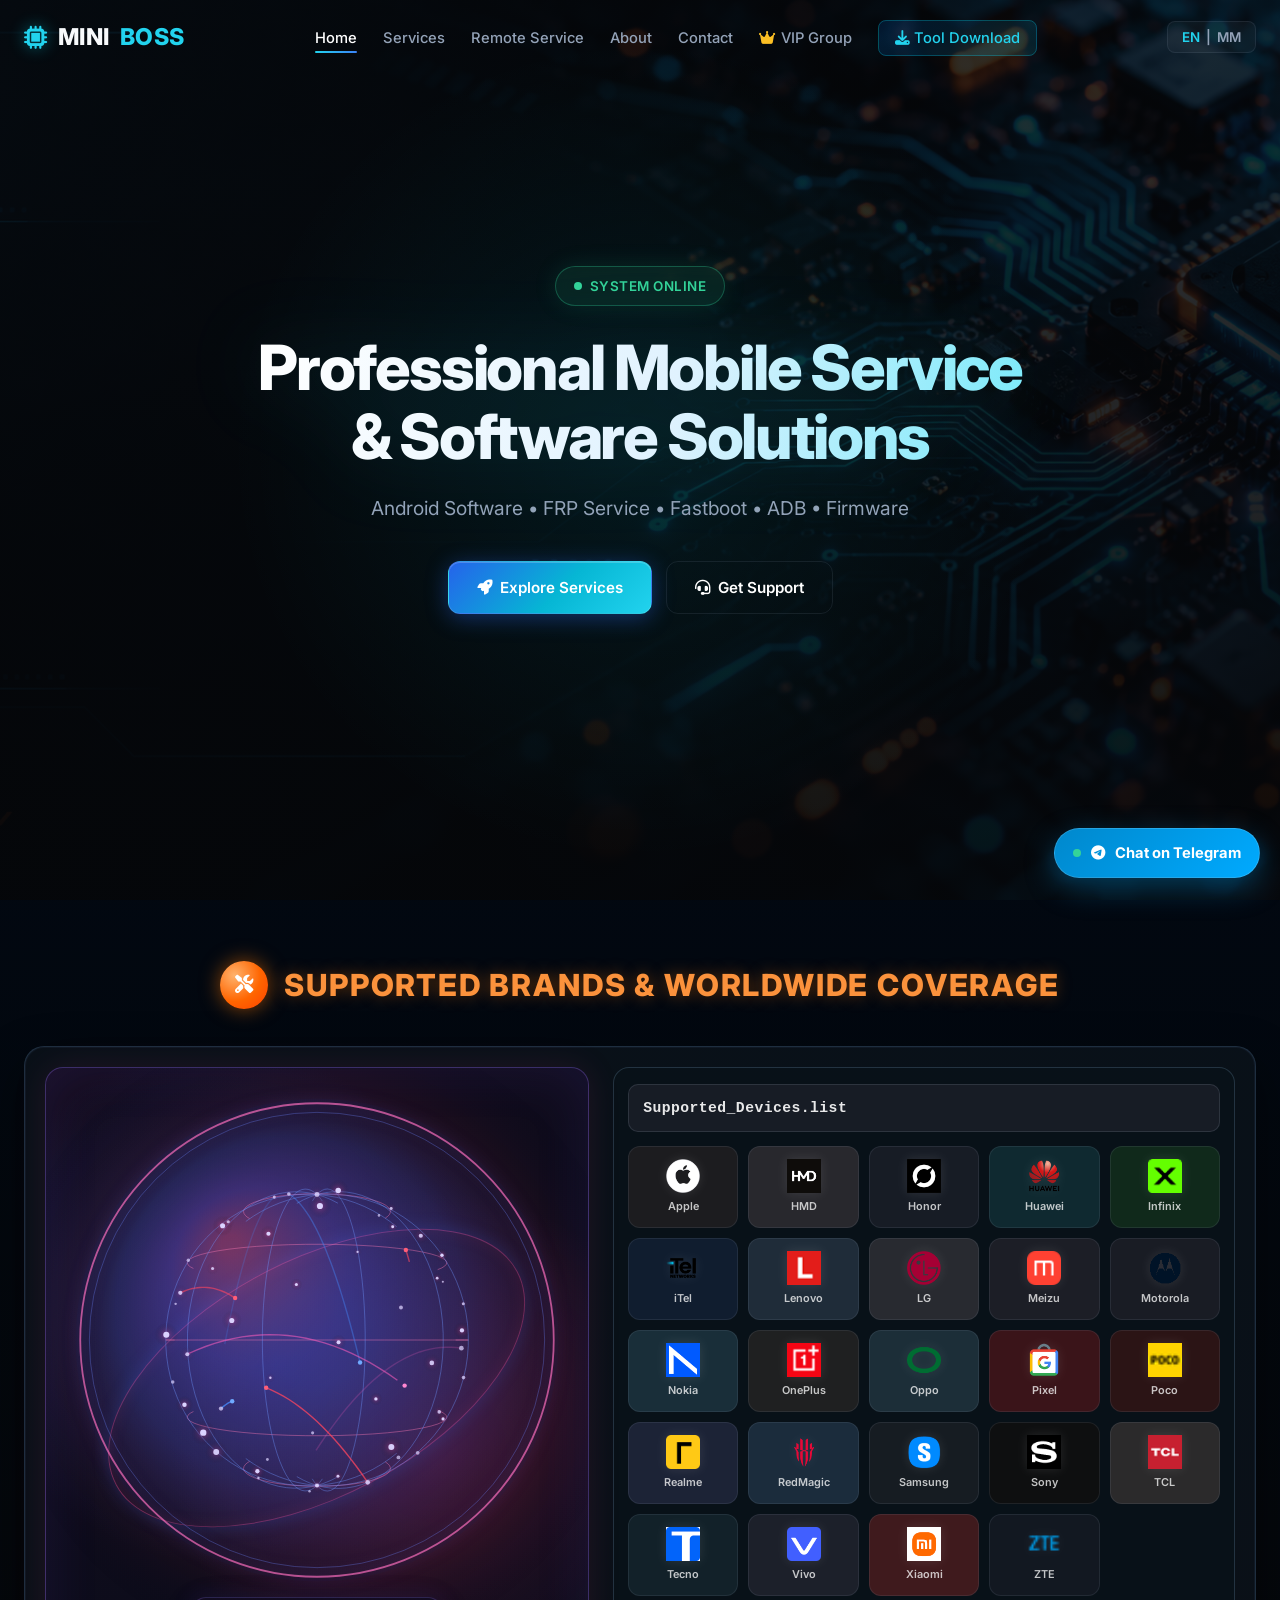
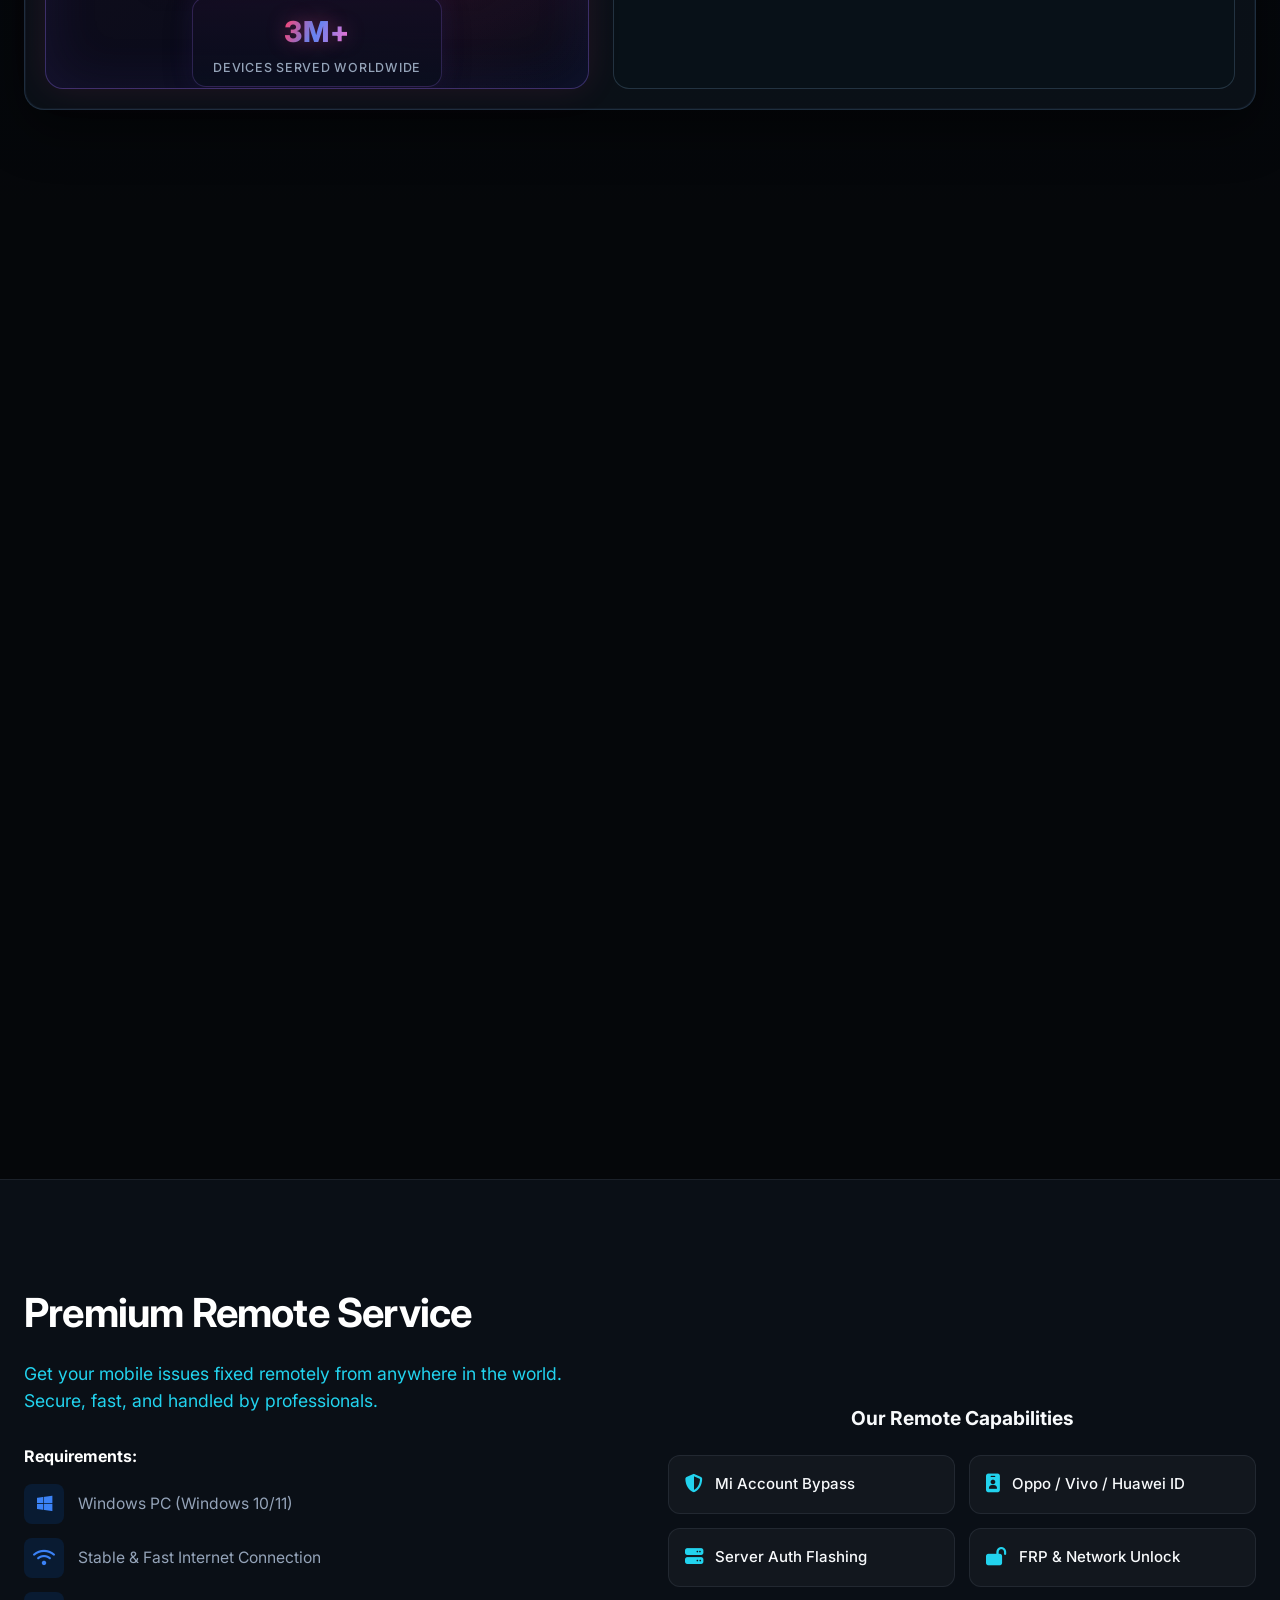
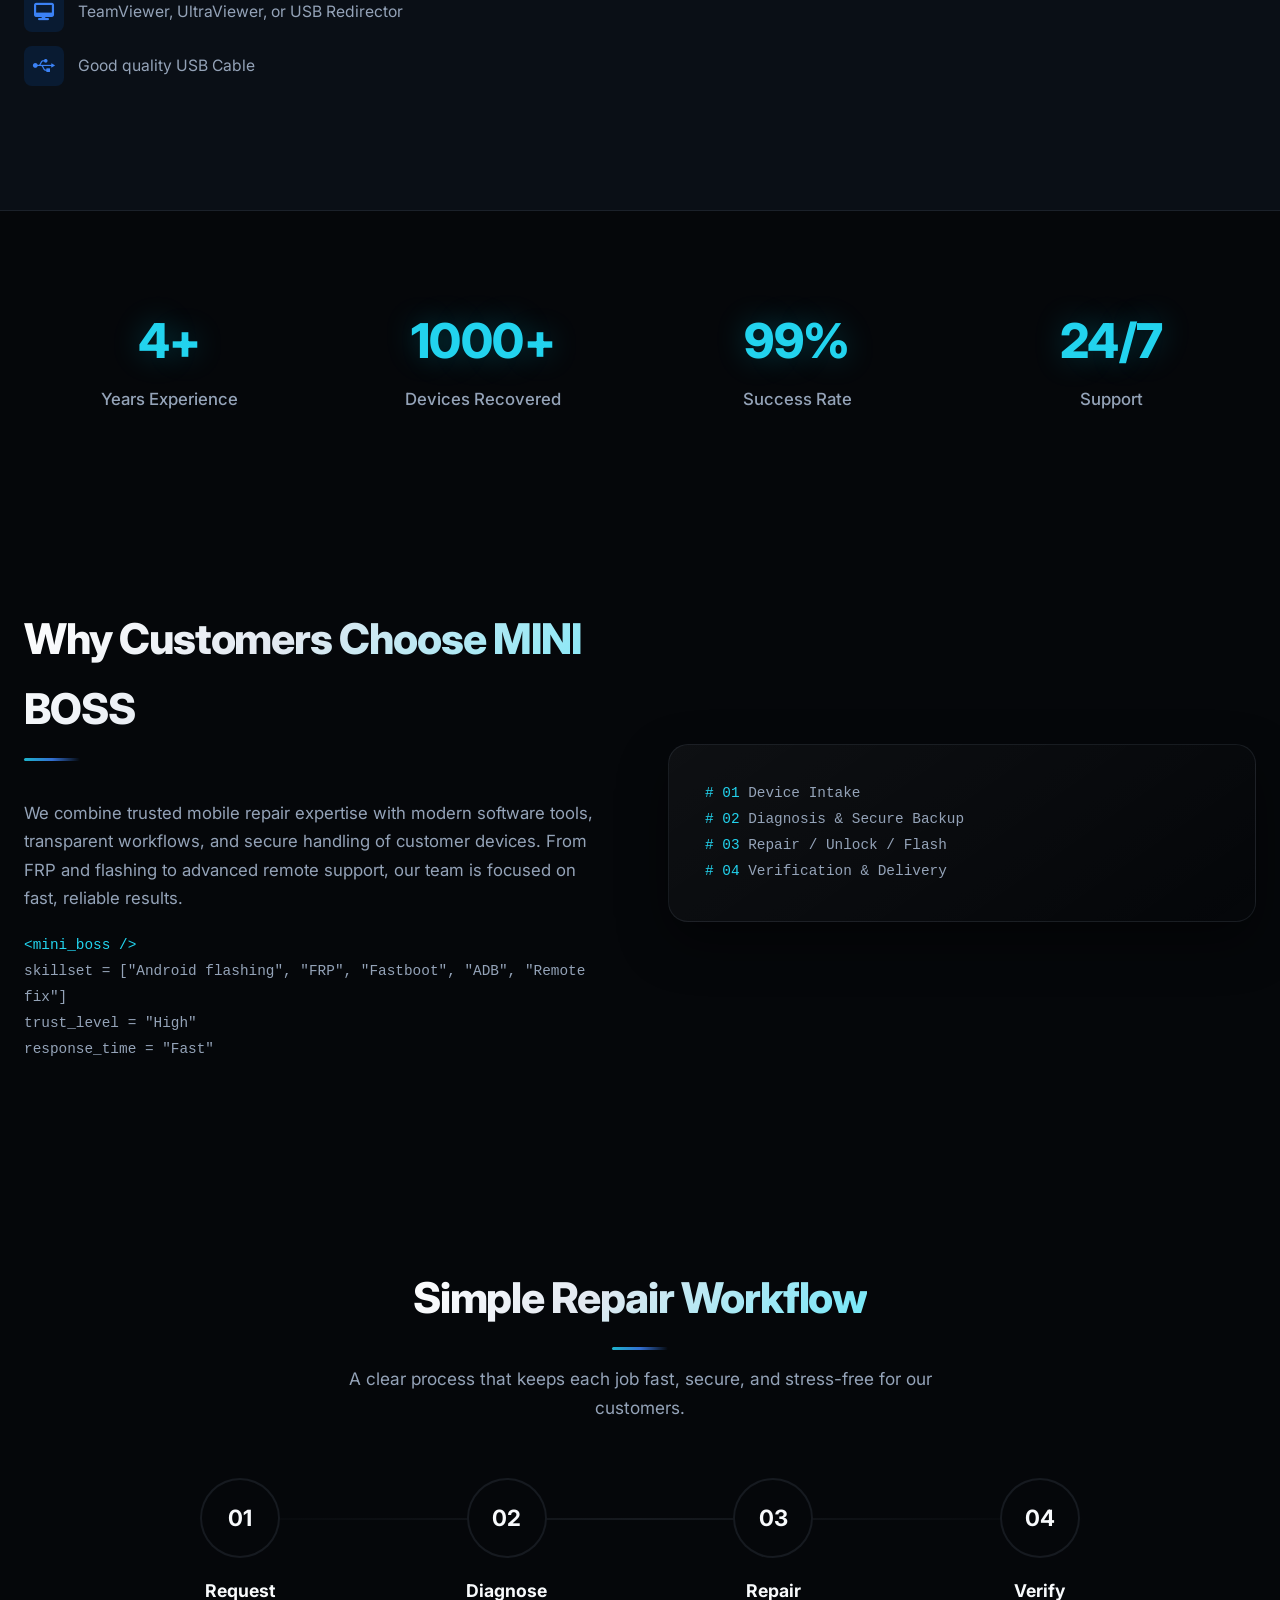
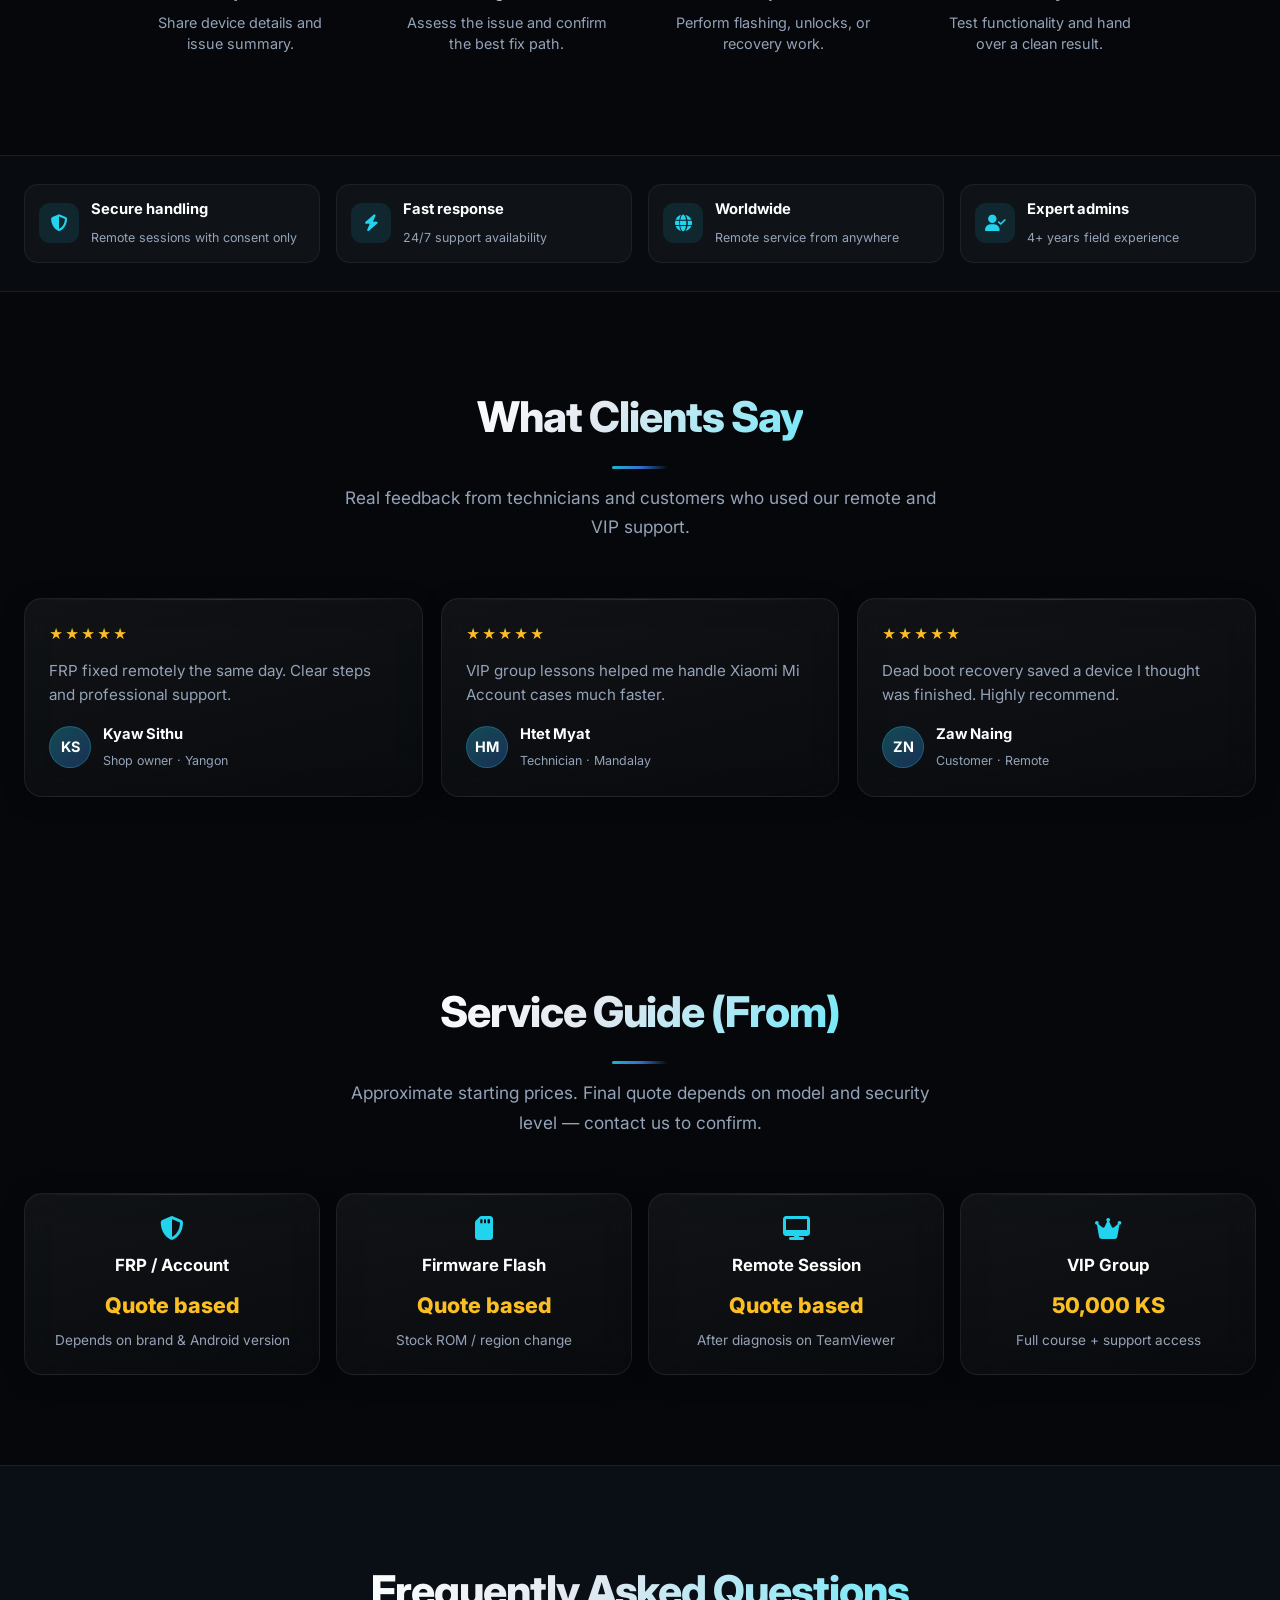
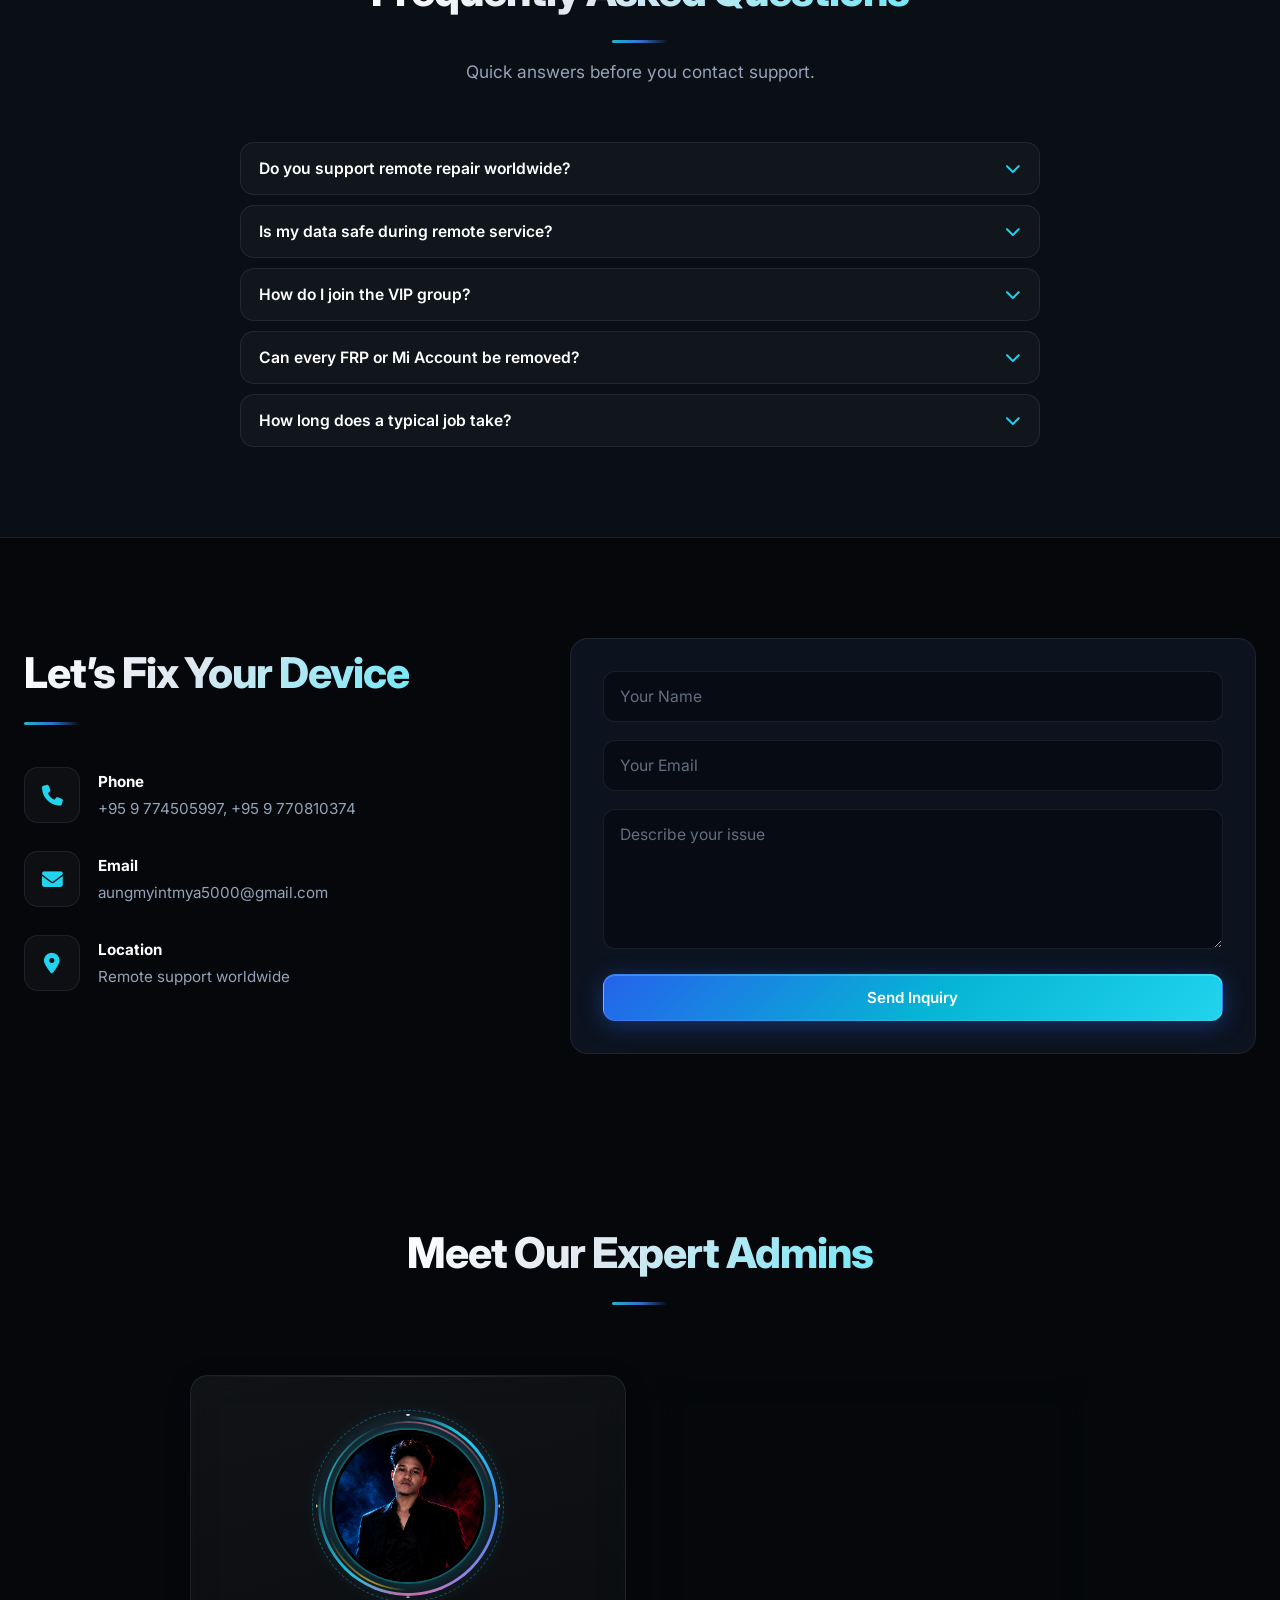
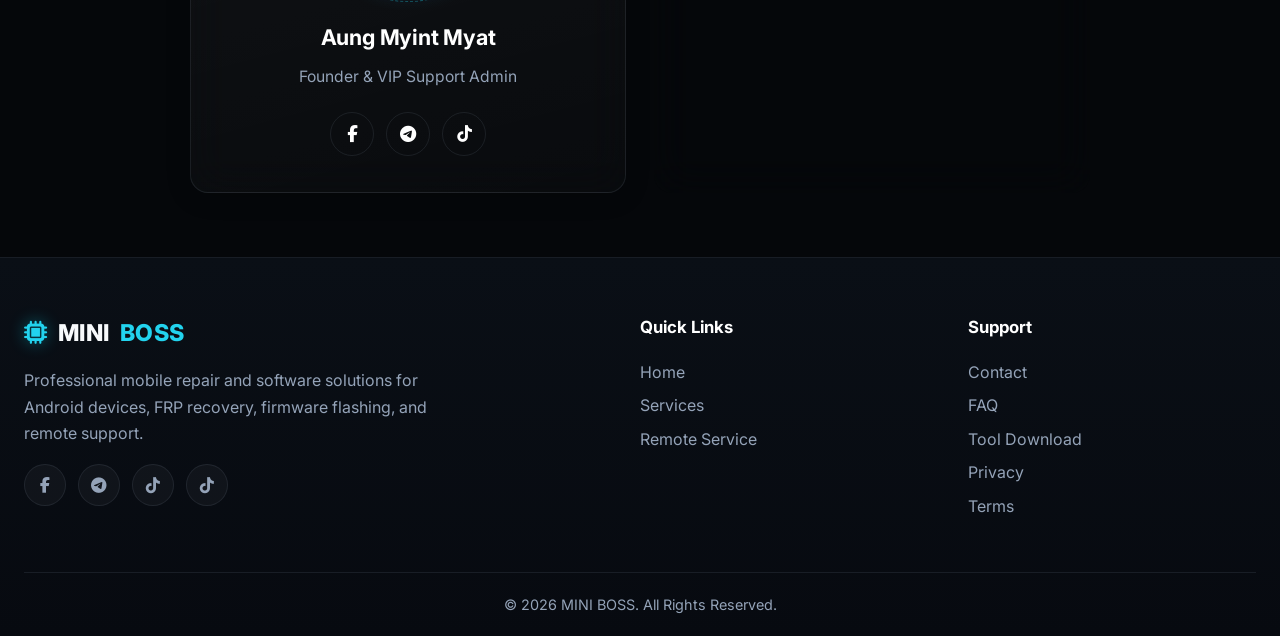
<file: MINI-BOSS-WEB/index.html>
<!DOCTYPE html>
<html lang="en">
<head>
    <meta charset="UTF-8">
    <meta name="viewport" content="width=device-width, initial-scale=1.0">
    <meta name="theme-color" content="#05070A">
    <meta name="description" content="MINI BOSS - Professional Mobile Service & Software Solutions. Android flashing, FRP removal, Fastboot, ADB, Firmware and remote repair worldwide.">
    <meta name="keywords" content="mobile repair, FRP bypass, Android flashing, Fastboot, ADB, firmware, remote service, MINI BOSS">
    <meta name="author" content="MINI BOSS">
    <meta property="og:title" content="MINI BOSS | Professional Mobile Service">
    <meta property="og:description" content="Professional Android software solutions, FRP service, Fastboot, ADB and remote repair worldwide.">
    <meta property="og:type" content="website">
    <meta property="og:site_name" content="MINI BOSS">
    <meta name="twitter:card" content="summary_large_image">
    <meta name="twitter:title" content="MINI BOSS | Professional Mobile Service">
    <meta name="twitter:description" content="Android flashing, FRP, Fastboot, ADB, firmware & remote repair worldwide.">
    <link rel="canonical" href="https://miniboss.example.com/">
    <link rel="icon" href="favicon.svg" type="image/svg+xml">
    <link rel="apple-touch-icon" href="favicon.svg">
    <title>MINI BOSS | Professional Mobile Service</title>
    
    <link rel="preconnect" href="https://fonts.googleapis.com">
    <link rel="preconnect" href="https://fonts.gstatic.com" crossorigin>
    <link href="https://fonts.googleapis.com/css2?family=Inter:wght@300;400;500;600;700;800&display=swap" rel="stylesheet">
    <link rel="stylesheet" href="style.css">
    <link rel="stylesheet" href="https://cdnjs.cloudflare.com/ajax/libs/font-awesome/6.4.0/css/all.min.css">
</head>
<body>

    <div class="page-loader" id="page-loader" aria-hidden="true">
        <div class="page-loader-inner">
            <div class="page-loader-spin"></div>
            <div class="page-loader-text">MINI BOSS</div>
        </div>
    </div>

    <div id="scroll-progress"></div>

    <nav class="navbar" id="navbar">
        <div class="container nav-container">
            <a href="index.html" class="logo">
                <i class="fa-solid fa-microchip"></i> MINI <span>BOSS</span>
            </a>
            
            <ul class="nav-links" id="nav-links">
                <li><a href="index.html#home" class="active" data-i18n="nav-home">Home</a></li>
                <li><a href="index.html#services" data-i18n="nav-services">Services</a></li>
                <li><a href="index.html#remote-service" data-i18n="nav-remote">Remote Service</a></li>
                <li><a href="index.html#about" data-i18n="nav-about">About</a></li>
                <li><a href="index.html#contact" data-i18n="nav-contact">Contact</a></li>
                <li><a href="paidGp.html"><i class="fa-solid fa-crown" style="color: #fbbf24; margin-right: 5px;"></i><span data-i18n="nav-vip-group">VIP Group</span></a></li>
                <li>
                    <a href="tool_download.html" class="nav-btn-download">
                        <i class="fa-solid fa-download"></i> <span data-i18n="nav-tools-download">Tool Download</span>
                    </a>
                </li>
            </ul>

            <div class="nav-actions">
                <button id="lang-switch" class="lang-switch" title="Change Language" aria-label="Switch language">
                    <span id="lang-en" class="active">EN</span> | <span id="lang-mm">MM</span>
                </button>
                <button type="button" class="hamburger" id="hamburger" aria-label="Menu" aria-expanded="false" aria-controls="nav-links">
                    <i class="fa-solid fa-bars" aria-hidden="true"></i>
                </button>
            </div>
        </div>
    </nav>

    <!-- HERO -->
    <section id="home" class="hero">
        <div class="hero-bg"></div>
        <div class="hero-glow"></div>
        <div class="container hero-content reveal">
            <div class="status-badge">
                <div class="status-dot"></div>
                <span data-i18n="sys-online">SYSTEM ONLINE</span>
            </div>
            <h1 data-i18n="hero-title">Professional Mobile Service & Software Solutions</h1>
            <p data-i18n="hero-subtitle">Android Software • FRP Service • Fastboot • ADB • Firmware</p>
            <div class="hero-btns">
                <a href="#services" class="btn btn-primary">
                    <i class="fa-solid fa-rocket"></i> <span data-i18n="hero-btn">Explore Services</span>
                </a>
                <a href="#contact" class="btn btn-outline">
                    <i class="fa-solid fa-headset"></i> <span data-i18n="hero-btn-contact">Get Support</span>
                </a>
            </div>
        </div>
    </section>

    <!-- SUPPORTED BRANDS -->
    <section id="brands" class="brand-services">
        <div class="container brand-services-wrap reveal">
            <div class="section-brand-title">
                <span class="brand-mark"><i class="fa-solid fa-screwdriver-wrench"></i></span>
                <h2 data-i18n="brand-title">Supported Brands & Worldwide Coverage</h2>
            </div>

            <div class="brand-showcase">
                <div class="brand-globe-panel">
                    <div class="globe-shell">
                        <canvas id="globe-canvas" class="global-animation" width="520" height="520" aria-label="Animated global service coverage"></canvas>
                        <div class="globe-caption">
                            <span class="globe-stat">3M+</span>
                            <span class="globe-stat-label" data-i18n="globe-stat">Devices Served Worldwide</span>
                        </div>
                    </div>
                </div>

                <div class="brand-grid-panel">
                    <div class="brand-panel-header">Supported_Devices.list</div>
                    <div class="device-grid">
                        <div class="device-card apple"><img src="LOGO/APPLE.png" alt="Apple" loading="lazy"><small>Apple</small></div>
                        <div class="device-card hmd"><img src="LOGO/HMD.png" alt="HMD" loading="lazy"><small>HMD</small></div>
                        <div class="device-card honor"><img src="LOGO/HONOR.png" alt="Honor" loading="lazy"><small>Honor</small></div>
                        <div class="device-card huawei"><img src="LOGO/HUAWEI.png" alt="Huawei" loading="lazy"><small>Huawei</small></div>
                        <div class="device-card infinix"><img src="LOGO/INFINIX.png" alt="Infinix" loading="lazy"><small>Infinix</small></div>
                        <div class="device-card itel"><img src="LOGO/ITEL.png" alt="iTel" loading="lazy"><small>iTel</small></div>
                        <div class="device-card lenovo"><img src="LOGO/LENOVO.png" alt="Lenovo" loading="lazy"><small>Lenovo</small></div>
                        <div class="device-card lg"><img src="LOGO/LG.png" alt="LG" loading="lazy"><small>LG</small></div>
                        <div class="device-card meizu"><img src="LOGO/MEIZU.png" alt="Meizu" loading="lazy"><small>Meizu</small></div>
                        <div class="device-card motorola"><img src="LOGO/MOTOROLA.png" alt="Motorola" loading="lazy"><small>Motorola</small></div>
                        <div class="device-card nokia"><img src="LOGO/NOKIA.png" alt="Nokia" loading="lazy"><small>Nokia</small></div>
                        <div class="device-card oneplus"><img src="LOGO/ONEPLUS.png" alt="OnePlus" loading="lazy"><small>OnePlus</small></div>
                        <div class="device-card oppo"><img src="LOGO/OPPO.png" alt="Oppo" loading="lazy"><small>Oppo</small></div>
                        <div class="device-card pixel"><img src="LOGO/PIXEL.png" alt="Pixel" loading="lazy"><small>Pixel</small></div>
                        <div class="device-card poco"><img src="LOGO/POCO.png" alt="Poco" loading="lazy"><small>Poco</small></div>
                        <div class="device-card realme"><img src="LOGO/REALME.png" alt="Realme" loading="lazy"><small>Realme</small></div>
                        <div class="device-card redmagic"><img src="LOGO/READMAGIC.png" alt="RedMagic" loading="lazy"><small>RedMagic</small></div>
                        <div class="device-card samsung"><img src="LOGO/SAMSUNG.png" alt="Samsung" loading="lazy"><small>Samsung</small></div>
                        <div class="device-card sony"><img src="LOGO/SONY.png" alt="Sony" loading="lazy"><small>Sony</small></div>
                        <div class="device-card tcl"><img src="LOGO/TCL.png" alt="TCL" loading="lazy"><small>TCL</small></div>
                        <div class="device-card tecno"><img src="LOGO/TECNO.png" alt="Tecno" loading="lazy"><small>Tecno</small></div>
                        <div class="device-card vivo"><img src="LOGO/VIVO.png" alt="Vivo" loading="lazy"><small>Vivo</small></div>
                        <div class="device-card xiaomi"><img src="LOGO/XIAOMI.png" alt="Xiaomi" loading="lazy"><small>Xiaomi</small></div>
                        <div class="device-card zte"><img src="LOGO/ZTE.png" alt="ZTE" loading="lazy"><small>ZTE</small></div>
                    </div>
                </div>
            </div>
        </div>
    </section>

    <!-- SERVICES -->
    <section id="services" class="services-section">
        <div class="container">
            <div class="section-header reveal">
                <h2 data-i18n="sec-services-title">Professional Services</h2>
                <p data-i18n="sec-services-desc">Comprehensive software and hardware solutions for mobile technicians and service centers.</p>
            </div>

            <div class="services-grid">
                <div class="service-card reveal">
                    <div class="service-icon"><i class="fa-brands fa-android"></i></div>
                    <h3 data-i18n="srv-1-title">Android Software Service</h3>
                    <p data-i18n="srv-1-desc">Complete OS flashing, unbricking, and advanced system recovery solutions for all Android devices.</p>
                </div>
                <div class="service-card reveal">
                    <div class="service-icon"><i class="fa-solid fa-shield-halved"></i></div>
                    <h3 data-i18n="srv-2-title">FRP Service</h3>
                    <p data-i18n="srv-2-desc">Factory Reset Protection removal for modern security patches across multiple brands.</p>
                </div>
                <div class="service-card reveal">
                    <div class="service-icon"><i class="fa-solid fa-terminal"></i></div>
                    <h3 data-i18n="srv-3-title">ADB / Fastboot</h3>
                    <p data-i18n="srv-3-desc">Advanced command-line operations, bootloader unlocking, and direct device manipulation.</p>
                </div>
                <div class="service-card reveal">
                    <div class="service-icon"><i class="fa-solid fa-sd-card"></i></div>
                    <h3 data-i18n="srv-4-title">Firmware Flashing</h3>
                    <p data-i18n="srv-4-desc">Official stock ROM flashing, region changes, and downgrade services with secure protocols.</p>
                </div>
                <div class="service-card reveal">
                    <div class="service-icon"><i class="fa-solid fa-heart-pulse"></i></div>
                    <h3 data-i18n="srv-7-title">Dead Boot Repair</h3>
                    <p data-i18n="srv-7-desc">Revive completely dead devices using advanced JTAG and test point methodologies.</p>
                </div>
                <div class="service-card reveal">
                    <div class="service-icon"><i class="fa-solid fa-signal"></i></div>
                    <h3 data-i18n="srv-8-title">Network / IMEI Service</h3>
                    <p data-i18n="srv-8-desc">Baseband repair, NVRAM restoration, and network unlock solutions.</p>
                </div>
                <div class="service-card reveal">
                    <div class="service-icon"><i class="fa-solid fa-key"></i></div>
                    <h3 data-i18n="srv-9-title">Tool & Credit Resell</h3>
                    <p data-i18n="srv-9-desc">Official reseller for server credits and tool activations including Ghost Auth, Xiaomi BD Auth, and Hello Unlocker.</p>
                </div>
                <div class="service-card reveal">
                    <div class="service-icon"><i class="fa-solid fa-building-lock"></i></div>
                    <h3 data-i18n="srv-10-title">MDM & Knox Bypass</h3>
                    <p data-i18n="srv-10-desc">Secure bypassing of Mobile Device Management and enterprise locks for corporate devices.</p>
                </div>
            </div>
        </div>
    </section>

    <!-- REMOTE SERVICE -->
    <section id="remote-service">
        <div class="container remote-layout">
            <div class="remote-content reveal">
                <h2 data-i18n="rem-title">Premium Remote Service</h2>
                <p class="lead" data-i18n="rem-lead">Get your mobile issues fixed remotely from anywhere in the world. Secure, fast, and handled by professionals.</p>

                <h4 data-i18n="rem-req-title" style="margin-bottom: 15px; color: #fff;">Requirements:</h4>
                <ul class="req-list">
                    <li><i class="fa-brands fa-windows"></i> <span data-i18n="rem-req-1">Windows PC (Windows 10/11)</span></li>
                    <li><i class="fa-solid fa-wifi"></i> <span data-i18n="rem-req-2">Stable & Fast Internet Connection</span></li>
                    <li><i class="fa-solid fa-desktop"></i> <span data-i18n="rem-req-3">TeamViewer, UltraViewer, or USB Redirector</span></li>
                    <li><i class="fa-brands fa-usb"></i> <span data-i18n="rem-req-4">Good quality USB Cable</span></li>
                </ul>
            </div>

            <div class="remote-capabilities reveal">
                <h4 data-i18n="rem-cap-title" style="margin-bottom: 20px; font-size: 1.2rem; text-align: center;">Our Remote Capabilities</h4>
                <div class="capabilities-grid">
                    <div class="cap-item">
                        <i class="fa-solid fa-shield-halved"></i>
                        <span data-i18n="rem-cap-1">Mi Account Bypass</span>
                    </div>
                    <div class="cap-item">
                        <i class="fa-solid fa-id-badge"></i>
                        <span data-i18n="rem-cap-2">Oppo / Vivo / Huawei ID</span>
                    </div>
                    <div class="cap-item">
                        <i class="fa-solid fa-server"></i>
                        <span data-i18n="rem-cap-3">Server Auth Flashing</span>
                    </div>
                    <div class="cap-item">
                        <i class="fa-solid fa-lock-open"></i>
                        <span data-i18n="rem-cap-4">FRP & Network Unlock</span>
                    </div>
                </div>
            </div>
        </div>
    </section>

    <!-- STATS -->
    <section id="stats">
        <div class="container">
            <div class="stats-grid reveal">
                <div class="stat-item">
                    <h3>4+</h3>
                    <p data-i18n="stat-years">Years Experience</p>
                </div>
                <div class="stat-item">
                    <h3>1000+</h3>
                    <p data-i18n="stat-devices">Devices Recovered</p>
                </div>
                <div class="stat-item">
                    <h3>99%</h3>
                    <p data-i18n="stat-success">Success Rate</p>
                </div>
                <div class="stat-item">
                    <h3>24/7</h3>
                    <p data-i18n="stat-support">Support</p>
                </div>
            </div>
        </div>
    </section>

    <!-- ABOUT -->
    <section id="about">
        <div class="container about-layout">
            <div class="about-content reveal">
                <div class="section-header" style="text-align: left; margin-bottom: 24px;">
                    <h2 data-i18n="about-title">Why Customers Choose MINI BOSS</h2>
                </div>
                <p data-i18n="about-text">We combine trusted mobile repair expertise with modern software tools, transparent workflows, and secure handling of customer devices. From FRP and flashing to advanced remote support, our team is focused on fast, reliable results.</p>

                <div class="code-block" style="margin-top: 20px;">
                    <span>&lt;mini_boss /&gt;</span><br>
                    skillset = ["Android flashing", "FRP", "Fastboot", "ADB", "Remote fix"]<br>
                    trust_level = "High"<br>
                    response_time = "Fast"
                </div>
            </div>

            <div class="about-visual-card reveal">
                <div class="code-block">
                    <span># 01</span> Device Intake<br>
                    <span># 02</span> Diagnosis & Secure Backup<br>
                    <span># 03</span> Repair / Unlock / Flash<br>
                    <span># 04</span> Verification & Delivery
                </div>
            </div>
        </div>
    </section>

    <!-- WORKFLOW -->
    <section id="workflow">
        <div class="container">
            <div class="section-header reveal">
                <h2 data-i18n="workflow-title">Simple Repair Workflow</h2>
                <p data-i18n="workflow-desc">A clear process that keeps each job fast, secure, and stress-free for our customers.</p>
            </div>

            <div class="workflow-timeline reveal">
                <div class="workflow-step">
                    <div class="step-number">01</div>
                    <div>
                        <h4 data-i18n="step-1-title">Request</h4>
                        <p data-i18n="step-1-desc">Share device details and issue summary.</p>
                    </div>
                </div>
                <div class="workflow-step">
                    <div class="step-number">02</div>
                    <div>
                        <h4 data-i18n="step-2-title">Diagnose</h4>
                        <p data-i18n="step-2-desc">Assess the issue and confirm the best fix path.</p>
                    </div>
                </div>
                <div class="workflow-step">
                    <div class="step-number">03</div>
                    <div>
                        <h4 data-i18n="step-3-title">Repair</h4>
                        <p data-i18n="step-3-desc">Perform flashing, unlocks, or recovery work.</p>
                    </div>
                </div>
                <div class="workflow-step">
                    <div class="step-number">04</div>
                    <div>
                        <h4 data-i18n="step-4-title">Verify</h4>
                        <p data-i18n="step-4-desc">Test functionality and hand over a clean result.</p>
                    </div>
                </div>
            </div>
        </div>
    </section>

    
    <!-- TRUST -->
    <section class="trust-strip" id="trust">
        <div class="container">
            <div class="trust-grid reveal">
                <div class="trust-item">
                    <i class="fa-solid fa-shield-halved"></i>
                    <div>
                        <strong data-i18n="trust-1-title">Secure handling</strong>
                        <span data-i18n="trust-1-desc">Remote sessions with consent only</span>
                    </div>
                </div>
                <div class="trust-item">
                    <i class="fa-solid fa-bolt"></i>
                    <div>
                        <strong data-i18n="trust-2-title">Fast response</strong>
                        <span data-i18n="trust-2-desc">24/7 support availability</span>
                    </div>
                </div>
                <div class="trust-item">
                    <i class="fa-solid fa-globe"></i>
                    <div>
                        <strong data-i18n="trust-3-title">Worldwide</strong>
                        <span data-i18n="trust-3-desc">Remote service from anywhere</span>
                    </div>
                </div>
                <div class="trust-item">
                    <i class="fa-solid fa-user-check"></i>
                    <div>
                        <strong data-i18n="trust-4-title">Expert admins</strong>
                        <span data-i18n="trust-4-desc">4+ years field experience</span>
                    </div>
                </div>
            </div>
        </div>
    </section>

    <!-- TESTIMONIALS -->
    <section id="testimonials" class="testimonials-section">
        <div class="container">
            <div class="section-header reveal">
                <h2 data-i18n="testimonials-title">What Clients Say</h2>
                <p data-i18n="testimonials-desc">Real feedback from technicians and customers who used our remote and VIP support.</p>
            </div>
            <div class="testimonials-grid">
                <article class="glass-card testimonial-card reveal">
                    <div class="testimonial-stars">★★★★★</div>
                    <p data-i18n="t1-text">“FRP fixed remotely the same day. Clear steps and professional support.”</p>
                    <div class="testimonial-author">
                        <div class="testimonial-avatar">KS</div>
                        <div>
                            <strong data-i18n="t1-name">Kyaw Sithu</strong>
                            <span data-i18n="t1-role">Shop owner · Yangon</span>
                        </div>
                    </div>
                </article>
                <article class="glass-card testimonial-card reveal">
                    <div class="testimonial-stars">★★★★★</div>
                    <p data-i18n="t2-text">“VIP group lessons helped me handle Xiaomi Mi Account cases much faster.”</p>
                    <div class="testimonial-author">
                        <div class="testimonial-avatar">HM</div>
                        <div>
                            <strong data-i18n="t2-name">Htet Myat</strong>
                            <span data-i18n="t2-role">Technician · Mandalay</span>
                        </div>
                    </div>
                </article>
                <article class="glass-card testimonial-card reveal">
                    <div class="testimonial-stars">★★★★★</div>
                    <p data-i18n="t3-text">“Dead boot recovery saved a device I thought was finished. Highly recommend.”</p>
                    <div class="testimonial-author">
                        <div class="testimonial-avatar">ZN</div>
                        <div>
                            <strong data-i18n="t3-name">Zaw Naing</strong>
                            <span data-i18n="t3-role">Customer · Remote</span>
                        </div>
                    </div>
                </article>
            </div>
        </div>
    </section>

    <!-- PRICE GUIDE -->
    <section id="pricing" class="price-guide-section">
        <div class="container">
            <div class="section-header reveal">
                <h2 data-i18n="pricing-title">Service Guide (From)</h2>
                <p data-i18n="pricing-desc">Approximate starting prices. Final quote depends on model and security level — contact us to confirm.</p>
            </div>
            <div class="price-guide-grid">
                <div class="glass-card price-guide-card reveal">
                    <i class="fa-solid fa-shield-halved"></i>
                    <h3 data-i18n="p1-title">FRP / Account</h3>
                    <div class="price-from" data-i18n="p1-price">Quote based</div>
                    <p data-i18n="p1-desc">Depends on brand & Android version</p>
                </div>
                <div class="glass-card price-guide-card reveal">
                    <i class="fa-solid fa-sd-card"></i>
                    <h3 data-i18n="p2-title">Firmware Flash</h3>
                    <div class="price-from" data-i18n="p2-price">Quote based</div>
                    <p data-i18n="p2-desc">Stock ROM / region change</p>
                </div>
                <div class="glass-card price-guide-card reveal">
                    <i class="fa-solid fa-desktop"></i>
                    <h3 data-i18n="p3-title">Remote Session</h3>
                    <div class="price-from" data-i18n="p3-price">Quote based</div>
                    <p data-i18n="p3-desc">After diagnosis on TeamViewer</p>
                </div>
                <div class="glass-card price-guide-card reveal">
                    <i class="fa-solid fa-crown"></i>
                    <h3 data-i18n="p4-title">VIP Group</h3>
                    <div class="price-from" data-i18n="p4-price">50,000 KS</div>
                    <p data-i18n="p4-desc">Full course + support access</p>
                </div>
            </div>
        </div>
    </section>

    <!-- FAQ -->
    <section id="faq" class="faq-section">
        <div class="container">
            <div class="section-header reveal">
                <h2 data-i18n="faq-title">Frequently Asked Questions</h2>
                <p data-i18n="faq-desc">Quick answers before you contact support.</p>
            </div>
            <div class="faq-list reveal">
                <div class="faq-item">
                    <button type="button" class="faq-q" aria-expanded="false"><span data-i18n="faq-q1">Do you support remote repair worldwide?</span><i class="fa-solid fa-chevron-down"></i></button>
                    <div class="faq-a" data-i18n="faq-a1">Yes. With a Windows PC, stable internet, and TeamViewer/UltraViewer, we can assist from most countries.</div>
                </div>
                <div class="faq-item">
                    <button type="button" class="faq-q" aria-expanded="false"><span data-i18n="faq-q2">Is my data safe during remote service?</span><i class="fa-solid fa-chevron-down"></i></button>
                    <div class="faq-a" data-i18n="faq-a2">Sessions run only with your permission. Please back up important files before flashing or unlock work.</div>
                </div>
                <div class="faq-item">
                    <button type="button" class="faq-q" aria-expanded="false"><span data-i18n="faq-q3">How do I join the VIP group?</span><i class="fa-solid fa-chevron-down"></i></button>
                    <div class="faq-a" data-i18n="faq-a3">Open the VIP Group page, pay 50,000 KS via KBZPay, upload the receipt, and admin will grant access after verification.</div>
                </div>
                <div class="faq-item">
                    <button type="button" class="faq-q" aria-expanded="false"><span data-i18n="faq-q4">Can every FRP or Mi Account be removed?</span><i class="fa-solid fa-chevron-down"></i></button>
                    <div class="faq-a" data-i18n="faq-a4">Most common cases yes, but newest security patches may need special methods or may not be supported yet. We confirm after checking the model.</div>
                </div>
                <div class="faq-item">
                    <button type="button" class="faq-q" aria-expanded="false"><span data-i18n="faq-q5">How long does a typical job take?</span><i class="fa-solid fa-chevron-down"></i></button>
                    <div class="faq-a" data-i18n="faq-a5">Many remote jobs finish within 30–90 minutes. Complex dead-boot or auth cases can take longer.</div>
                </div>
            </div>
        </div>
    </section>

    <!-- CONTACT -->
    <section id="contact">
        <div class="container contact-layout">
            <div class="contact-info reveal">
                <div class="section-header" style="text-align: left; margin-bottom: 0;">
                    <h2 data-i18n="contact-title">Let’s Fix Your Device</h2>
                </div>

                <div class="contact-item">
                    <div class="contact-icon"><i class="fa-solid fa-phone"></i></div>
                    <div>
                        <h4 data-i18n="contact-phone-label">Phone</h4>
                        <p>+95 9 774505997, +95 9 770810374</p>
                    </div>
                </div>

                <div class="contact-item">
                    <div class="contact-icon"><i class="fa-solid fa-envelope"></i></div>
                    <div>
                        <h4 data-i18n="contact-email-label">Email</h4>
                        <p>aungmyintmya5000@gmail.com</p>
                    </div>
                </div>

                <div class="contact-item">
                    <div class="contact-icon"><i class="fa-solid fa-location-dot"></i></div>
                    <div>
                        <h4 data-i18n="contact-location-label">Location</h4>
                        <p data-i18n="contact-location">Remote support worldwide</p>
                    </div>
                </div>
            </div>

            <form class="contact-form reveal" id="contact-form">
                <div class="form-group">
                    <input type="text" name="name" placeholder="Your Name" aria-label="Your Name" required>
                </div>
                <div class="form-group">
                    <input type="email" name="email" placeholder="Your Email" aria-label="Your Email" required>
                </div>
                <div class="form-group">
                    <textarea name="message" placeholder="Describe your issue" aria-label="Describe your issue" required></textarea>
                </div>
                <button type="submit" class="btn btn-primary" data-i18n="contact-submit">Send Inquiry</button>
            </form>
        </div>
    </section>

    <!-- EXPERT ADMINS -->
    <section id="admins" class="admins-section">
        <div class="container">
            <div class="section-header reveal">
                <h2 data-i18n="admins-title">Meet Our Expert Admins</h2>
            </div>
            <div class="admins-grid">
                <article class="glass-card admin-card reveal">
                    <div class="admin-avatar-wrap">
                        <span class="admin-ring admin-ring-main" aria-hidden="true"></span>
                        <span class="admin-ring admin-ring-second" aria-hidden="true"></span>
                        <span class="admin-ring admin-ring-spark" aria-hidden="true"></span>
                        <img class="admin-avatar admin-avatar-aung" src="LOGO/aung.jpg" alt="Aung Myint Myat" loading="lazy">
                    </div>
                    <h3 class="admin-name">Aung Myint Myat</h3>
                    <p class="admin-role">Founder &amp; VIP Support Admin</p>
                    <div class="admin-socials">
                        <a class="admin-social-link facebook" href="https://www.facebook.com/share/1CGqQb7yy7/" target="_blank" rel="noopener noreferrer" aria-label="Aung Myint Myat on Facebook"><i class="fa-brands fa-facebook-f" aria-hidden="true"></i></a>
                        <a class="admin-social-link telegram" href="https://t.me/aungmyintmyat007010" target="_blank" rel="noopener noreferrer" aria-label="Contact Aung Myint Myat on Telegram"><i class="fa-brands fa-telegram" aria-hidden="true"></i></a>
                        <a class="admin-social-link tiktok" href="https://www.tiktok.com/@aung_myint_myat_007?_r=1&amp;_t=ZS-9ANBiFxHVeX" target="_blank" rel="noopener noreferrer" aria-label="Aung Myint Myat on TikTok"><i class="fa-brands fa-tiktok" aria-hidden="true"></i></a>
                    </div>
                </article>
                <article class="glass-card admin-card reveal">
                    <div class="admin-avatar-wrap">
                        <span class="admin-ring admin-ring-main" aria-hidden="true"></span>
                        <span class="admin-ring admin-ring-second" aria-hidden="true"></span>
                        <span class="admin-ring admin-ring-spark" aria-hidden="true"></span>
                        <img class="admin-avatar" src="LOGO/myo.jpg" alt="Myo Min Thu" loading="lazy">
                    </div>
                    <h3 class="admin-name">Myo Min Thu</h3>
                    <p class="admin-role">Senior Admin &amp; Bypass Expert</p>
                    <div class="admin-socials">
                        <a class="admin-social-link facebook" href="https://www.facebook.com/share/1D4BJWRnai/" target="_blank" rel="noopener noreferrer" aria-label="Myo on Facebook"><i class="fa-brands fa-facebook-f" aria-hidden="true"></i></a>
                        <a class="admin-social-link telegram" href="https://t.me/MUnlocker95" target="_blank" rel="noopener noreferrer" aria-label="Contact Myo on Telegram"><i class="fa-brands fa-telegram" aria-hidden="true"></i></a>
                        <a class="admin-social-link tiktok" href="https://www.tiktok.com/@myominthu.ga?_r=1&amp;_t=ZS-9ANBpBIBcij" target="_blank" rel="noopener noreferrer" aria-label="Myo on TikTok"><i class="fa-brands fa-tiktok" aria-hidden="true"></i></a>
                    </div>
                </article>
            </div>
        </div>
    </section>

    <footer>
        <div class="container">
            <div class="footer-grid">
                <div>
                    <a href="index.html" class="logo" style="margin-bottom: 15px; display: inline-flex;">
                        <i class="fa-solid fa-microchip"></i> MINI <span>BOSS</span>
                    </a>
                    <p data-i18n="footer-text" style="color: var(--text-muted); max-width: 420px;">Professional mobile repair and software solutions for Android devices, FRP recovery, firmware flashing, and remote support.</p>
                    <div class="social-icons">
                        <a href="https://www.facebook.com/aungmyintmyat007010" aria-label="Facebook"><i class="fa-brands fa-facebook-f"></i></a>
                        <a href="https://t.me/aungmyintmyat007010" aria-label="Telegram"><i class="fa-brands fa-telegram"></i></a>
                        <a href="https://www.tiktok.com/@aung_myint_myat_007?_r=1&amp;_t=ZS-9ANBiFxHVeX" aria-label="Aung Myint Myat on TikTok"><i class="fa-brands fa-tiktok"></i></a>
                        <a href="https://www.tiktok.com/@myominthu.ga?_r=1&amp;_t=ZS-9ANBpBIBcij" aria-label="Myo on TikTok"><i class="fa-brands fa-tiktok"></i></a>
                    </div>
                </div>

                <div>
                    <h4 data-i18n="footer-links-title">Quick Links</h4>
                    <ul>
                        <li><a href="index.html#home">Home</a></li>
                        <li><a href="index.html#services">Services</a></li>
                        <li><a href="index.html#remote-service">Remote Service</a></li>
                    </ul>
                </div>

                <div>
                    <h4 data-i18n="footer-support-title">Support</h4>
                    <ul>
                        <li><a href="index.html#contact">Contact</a></li>
                        <li><a href="index.html#faq">FAQ</a></li>
                        <li><a href="tool_download.html">Tool Download</a></li>
                        <li><a href="privacy.html">Privacy</a></li>
                        <li><a href="terms.html">Terms</a></li>
                    </ul>
                </div>
            </div>

            <div class="footer-bottom">
                <p>&copy; 2026 MINI BOSS. All Rights Reserved.</p>
            </div>
        </div>
    </footer>

    <div class="float-contact">
        <a class="float-contact-btn" href="https://t.me/aungmyintmyat007010" target="_blank" rel="noopener noreferrer" aria-label="Chat on Telegram">
            <span class="online-dot" aria-hidden="true"></span>
            <i class="fa-brands fa-telegram" aria-hidden="true"></i>
            <span class="float-contact-label" data-i18n="float-tg">Chat on Telegram</span>
        </a>
    </div>


    <div id="toast-container"></div>

    <script>
        document.addEventListener('DOMContentLoaded', () => {
            const translations = {
                en: {
                    "nav-home": "Home",
                    "nav-services": "Services",
                    "nav-remote": "Remote Service",
                    "nav-about": "About",
                    "nav-contact": "Contact",
                    "nav-vip-group": "VIP Group",
                    "nav-tools-download": "Tool Download",
                    "admins-title": "Meet Our Expert Admins",
                    "sys-online": "SYSTEM ONLINE",
                    "hero-title": "Professional Mobile Service & Software Solutions",
                    "hero-subtitle": "Android Software • FRP Service • Fastboot • ADB • Firmware",
                    "hero-btn": "Explore Services",
                    "hero-btn-contact": "Get Support",
                    "brand-title": "Supported Brands & Worldwide Coverage",
                    "globe-stat": "Devices Served Worldwide",
                    "sec-services-title": "Professional Services",
                    "sec-services-desc": "Comprehensive software and hardware solutions for mobile technicians and service centers.",
                    "srv-1-title": "Android Software Service",
                    "srv-1-desc": "Complete OS flashing, unbricking, and advanced system recovery solutions for all Android devices.",
                    "srv-2-title": "FRP Service",
                    "srv-2-desc": "Factory Reset Protection removal for modern security patches across multiple brands.",
                    "srv-3-title": "ADB / Fastboot",
                    "srv-3-desc": "Advanced command-line operations, bootloader unlocking, and direct device manipulation.",
                    "srv-4-title": "Firmware Flashing",
                    "srv-4-desc": "Official stock ROM flashing, region changes, and downgrade services with secure protocols.",
                    "srv-7-title": "Dead Boot Repair",
                    "srv-7-desc": "Revive completely dead devices using advanced JTAG and test point methodologies.",
                    "srv-8-title": "Network / IMEI Service",
                    "srv-8-desc": "Baseband repair, NVRAM restoration, and network unlock solutions.",
                    "srv-9-title": "Tool & Credit Resell",
                    "srv-9-desc": "Official reseller for server credits and tool activations including Ghost Auth, Xiaomi BD Auth, and Hello Unlocker.",
                    "srv-10-title": "MDM & Knox Bypass",
                    "srv-10-desc": "Secure bypassing of Mobile Device Management and enterprise locks for corporate devices.",
                    "rem-title": "Premium Remote Service",
                    "rem-lead": "Get your mobile issues fixed remotely from anywhere in the world. Secure, fast, and handled by professionals.",
                    "rem-req-title": "Requirements:",
                    "rem-req-1": "Windows PC (Windows 10/11)",
                    "rem-req-2": "Stable & Fast Internet Connection",
                    "rem-req-3": "TeamViewer, UltraViewer, or USB Redirector",
                    "rem-req-4": "Good quality USB Cable",
                    "rem-cap-title": "Our Remote Capabilities",
                    "rem-cap-1": "Mi Account Bypass",
                    "rem-cap-2": "Oppo / Vivo / Huawei ID",
                    "rem-cap-3": "Server Auth Flashing",
                    "rem-cap-4": "FRP & Network Unlock",
                    "stat-years": "Years Experience",
                    "stat-devices": "Devices Recovered",
                    "stat-success": "Success Rate",
                    "stat-support": "Support",
                    "about-title": "Why Customers Choose MINI BOSS",
                    "about-text": "We combine trusted mobile repair expertise with modern software tools, transparent workflows, and secure handling of customer devices. From FRP and flashing to advanced remote support, our team is focused on fast, reliable results.",
                    "workflow-title": "Simple Repair Workflow",
                    "workflow-desc": "A clear process that keeps each job fast, secure, and stress-free for our customers.",
                    "step-1-title": "Request",
                    "step-1-desc": "Share device details and issue summary.",
                    "step-2-title": "Diagnose",
                    "step-2-desc": "Assess the issue and confirm the best fix path.",
                    "step-3-title": "Repair",
                    "step-3-desc": "Perform flashing, unlocks, or recovery work.",
                    "step-4-title": "Verify",
                    "step-4-desc": "Test functionality and hand over a clean result.",
                    "contact-title": "Let’s Fix Your Device",
                    "contact-phone-label": "Phone",
                    "contact-email-label": "Email",
                    "contact-location-label": "Location",
                    "contact-location": "Remote support worldwide",
                    "contact-submit": "Send Inquiry",
                    "footer-text": "Professional mobile repair and software solutions for Android devices, FRP recovery, firmware flashing, and remote support.",
                    "footer-links-title": "Quick Links",
                    "footer-support-title": "Support",
                                        "trust-1-title": "Secure handling",
                    "trust-1-desc": "Remote sessions with consent only",
                    "trust-2-title": "Fast response",
                    "trust-2-desc": "24/7 support availability",
                    "trust-3-title": "Worldwide",
                    "trust-3-desc": "Remote service from anywhere",
                    "trust-4-title": "Expert admins",
                    "trust-4-desc": "4+ years field experience",
                    "testimonials-title": "What Clients Say",
                    "testimonials-desc": "Real feedback from technicians and customers who used our remote and VIP support.",
                    "t1-text": "FRP fixed remotely the same day. Clear steps and professional support.",
                    "t1-name": "Kyaw Sithu",
                    "t1-role": "Shop owner · Yangon",
                    "t2-text": "VIP group lessons helped me handle Xiaomi Mi Account cases much faster.",
                    "t2-name": "Htet Myat",
                    "t2-role": "Technician · Mandalay",
                    "t3-text": "Dead boot recovery saved a device I thought was finished. Highly recommend.",
                    "t3-name": "Zaw Naing",
                    "t3-role": "Customer · Remote",
                    "pricing-title": "Service Guide (From)",
                    "pricing-desc": "Approximate starting prices. Final quote depends on model and security level — contact us to confirm.",
                    "p1-title": "FRP / Account",
                    "p1-price": "Quote based",
                    "p1-desc": "Depends on brand & Android version",
                    "p2-title": "Firmware Flash",
                    "p2-price": "Quote based",
                    "p2-desc": "Stock ROM / region change",
                    "p3-title": "Remote Session",
                    "p3-price": "Quote based",
                    "p3-desc": "After diagnosis on TeamViewer",
                    "p4-title": "VIP Group",
                    "p4-price": "50,000 KS",
                    "p4-desc": "Full course + support access",
                    "faq-title": "Frequently Asked Questions",
                    "faq-desc": "Quick answers before you contact support.",
                    "faq-q1": "Do you support remote repair worldwide?",
                    "faq-a1": "Yes. With a Windows PC, stable internet, and TeamViewer/UltraViewer, we can assist from most countries.",
                    "faq-q2": "Is my data safe during remote service?",
                    "faq-a2": "Sessions run only with your permission. Please back up important files before flashing or unlock work.",
                    "faq-q3": "How do I join the VIP group?",
                    "faq-a3": "Open the VIP Group page, pay 50,000 KS via KBZPay, upload the receipt, and admin will grant access after verification.",
                    "faq-q4": "Can every FRP or Mi Account be removed?",
                    "faq-a4": "Most common cases yes, but newest security patches may need special methods or may not be supported yet. We confirm after checking the model.",
                    "faq-q5": "How long does a typical job take?",
                    "faq-a5": "Many remote jobs finish within 30–90 minutes. Complex dead-boot or auth cases can take longer.",
                    "float-tg": "Chat on Telegram",
                    "toast-success": "Message sent successfully!",
                    "toast-error": "Please fill in all fields."
                },
                mm: {
                    "nav-home": "ပင်မစာမျက်နှာ",
                    "nav-services": "ဝန်ဆောင်မှုများ",
                    "nav-remote": "Remote Services",
                    "nav-about": "အကြောင်း",
                    "nav-contact": "ဆက်သွယ်ရန်",
                    "nav-vip-group": "VIP ဂရု",
                    "nav-tools-download": "Tool ဒေါင်းလုဒ်",
                    "admins-title": "ကျွန်ုပ်တို့၏ ကျွမ်းကျင် Admin များနှင့် မိတ်ဆက်ပါ",
                    "sys-online": "စနစ်အွန်လိုင်းပေါ်တွင်ရှိသည်",
                    "hero-title": "Professional Mobile Service & Software Solutions",
                    "hero-subtitle": "Android ဆော့ဖ်ဝဲလ် • FRP ဖြုတ်ခြင်း • Fastboot • ADB • Firmware",
                    "hero-btn": "ဝန်ဆောင်မှုများ လေ့လာရန်",
                    "hero-btn-contact": "အကူအညီရယူရန်",
                    "brand-title": "ပံ့ပိုးပေးသော Brand များ & ကမ္ဘာအနှံ့",
                    "globe-stat": "ကမ္ဘာအနှံ့ ဝန်ဆောင်မှုပေးပြီး",
                    "sec-services-title": "Professional Services",
                    "sec-services-desc": "မိုဘိုင်းနည်းပညာရှင်များနှင့် ဝန်ဆောင်မှုစင်တာများအတွက် ပြီးပြည့်စုံသော ဆော့ဖ်ဝဲလ်နှင့် ဟာ့ဒ်ဝဲလ် ဖြေရှင်းချက်များ။",
                    "srv-1-title": "Android ဆော့ဖ်ဝဲလ် ဝန်ဆောင်မှု",
                    "srv-1-desc": "Android ဖုန်းများအတွက် OS ရေးခြင်း၊ Unbrick လုပ်ခြင်းနှင့် အဆင့်မြင့် စနစ်ပြန်လည်သတ်မှတ်ခြင်း။",
                    "srv-2-title": "FRP ဖြုတ်ခြင်း",
                    "srv-2-desc": "ခေတ်မီလုံခြုံရေး patch များပါဝင်သော ဖုန်းများအတွက် Google Account (FRP) ဖယ်ရှားပေးခြင်း။",
                    "srv-3-title": "ADB / Fastboot ဝန်ဆောင်မှု",
                    "srv-3-desc": "အဆင့်မြင့် Command-line လုပ်ဆောင်ချက်များ၊ Bootloader ဖွင့်ခြင်းနှင့် ဖုန်းကို တိုက်ရိုက် ထိန်းချုပ်ခြင်း။",
                    "srv-4-title": "Firmware ရေးခြင်း",
                    "srv-4-desc": "မူရင်း Stock ROM ရေးခြင်း၊ Region ချိန်းခြင်းနှင့် လုံခြုံသော ပရိုတိုကောများဖြင့် ဖန်းဝဲရေးခြင်း။",
                    "srv-7-title": "Dead Boot ပြုပြင်ခြင်း",
                    "srv-7-desc": "အဆင့်မြင့် JTAG နှင့် Test Point နည်းလမ်းများကို အသုံးပြု၍ လုံးဝပါဝါပိတ်သွားသော ဖုန်းများကို ပြန်လည်အသက်သွင်းခြင်း။",
                    "srv-8-title": "Network / IMEI ဝန်ဆောင်မှု",
                    "srv-8-desc": "Baseband ပြုပြင်ခြင်း၊ NVRAM ပြန်လည်ထည့်သွင်းခြင်းနှင့် Network ဖွင့်ခြင်း ဖြေရှင်းချက်များ။",
                    "srv-9-title": "Tool နှင့် Credit အရောင်း",
                    "srv-9-desc": "Ghost Auth, Xiaomi BD Auth, Hello Unlocker စသည့် Server credit များနှင့် Tool activation များကို ယုံကြည်စိတ်ချစွာ ဝယ်ယူရရှိနိုင်ပါသည်။",
                    "srv-10-title": "MDM နှင့် Knox Bypass",
                    "srv-10-desc": "ကုမ္ပဏီသုံး ဖုန်းများအတွက် Mobile Device Management နှင့် Knox လော့ခ်များကို လုံခြုံစွာ ကျော်ဖြတ်ပေးခြင်း။",
                    "rem-title": "Remote Services",
                    "rem-lead": "သင့်မိုဘိုင်းပြဿနာများကို နေရာမရွေး အဝေးမှ ပြုပြင်လိုက်ပါ။ လုံခြုံ၊ မြန်ဆန်ပြီး ကျွမ်းကျင်စွာ ဆောင်ရွက်ပေးပါသည်။",
                    "rem-req-title": "လိုအပ်ချက်များ -",
                    "rem-req-1": "Windows PC (Windows 10/11) ရှိရမည်",
                    "rem-req-2": "မြန်ဆန်ပြီး တည်ငြိမ်သော အင်တာနက်",
                    "rem-req-3": "TeamViewer, UltraViewer သို့မဟုတ် USB Redirector",
                    "rem-req-4": "အရည်အသွေးကောင်းမွန်သော USB ကြိုး",
                    "rem-cap-title": "Remote Services",
                    "rem-cap-1": "Mi Account ဖြုတ်ခြင်း",
                    "rem-cap-2": "Oppo / Vivo / Huawei ID ဖြုတ်ခြင်း",
                    "rem-cap-3": "Server Auth ဖြင့် ဖန်းဝဲရေးခြင်း",
                    "rem-cap-4": "FRP နှင့် Network ဖွင့်ခြင်း",
                    "stat-years": "အတွေ့အကြုံနှစ်ပေါင်း",
                    "stat-devices": "ပြုပြင်ပြီး ဖုန်းအရေအတွက်",
                    "stat-success": "အောင်မြင်မှုနှုန်း",
                    "stat-support": "ပံ့ပိုးကူညီမှု",
                    "about-title": "MINI BOSS ကို အဘယ်ကြောင့်ရွေးချယ်သလဲ",
                    "about-text": "ကျွန်ုပ်တို့သည် ယုံကြည်ရသော မိုဘိုင်းပြုပြင်ရေးအတွေ့အကြုံ၊ ခေတ်မီဆော့ဖ်ဝဲလ်ကိရိယာများ၊ စနစ်တကျလုပ်ဆောင်မှုနှင့် ဖုန်းများကို လုံခြုံစွာ ကိုင်တွယ်ပေးသော ဆောင်ရွက်မှုများကို ပေါင်းစပ်ထားပါသည်။ FRP၊ Firmware Flashing နှင့် Remote Support အထိ များစွာသော ဝန်ဆောင်မှုများကို မြန်ဆန်ပြီး စိတ်ချရစွာ ပေးဆောင်ပါသည်။",
                    "workflow-title": "ရိုးရှင်းသော ပြုပြင်ရေးလုပ်ငန်းစဉ်",
                    "workflow-desc": "အလုပ်တစ်ခုစီကို မြန်ဆန်စွာ၊ လုံခြုံစွာနှင့် စိတ်အလုံအငုံဖြင့် စီမံပေးသော လုပ်ငန်းစဉ်တစ်ခု။",
                    "step-1-title": "တောင်းဆိုမှု",
                    "step-1-desc": "ဖုန်းအခြေအနေနှင့် ပြဿနာအကျဉ်းကို မေးမြန်းပါ။",
                    "step-2-title": "စစ်ဆေးခြင်း",
                    "step-2-desc": "ပြဿနာကို စစ်ဆေးပြီး သင့်အတွက် အကောင်းဆုံး ဖြေရှင်းနည်းကို ဆုံးဖြတ်ပါ။",
                    "step-3-title": "ပြုပြင်ရန်",
                    "step-3-desc": "Flashing၊ Unlock၊ Recovery စသည့် လုပ်ငန်းများကို ဆောင်ရွက်ပါ။",
                    "step-4-title": "စစ်ဆေးရန်",
                    "step-4-desc": "လုပ်ဆောင်မှုကို စစ်ဆေးပြီး သန့်ရှင်းသော ရလဒ်ဖြင့် ပေးအပ်ပါ။",
                    "contact-title": "သင့်ဖုန်းကို အမြန်ပြင်ပေးမယ်",
                    "contact-phone-label": "ဖုန်း",
                    "contact-email-label": "အီးမေးလ်",
                    "contact-location-label": "တည်နေရာ",
                    "contact-location": "ကမ္ဘာအနှံ့ Remote Support",
                    "contact-submit": "မေးမြန်းမှုပို့မည်",
                    "footer-text": "Android ဖုန်းများအတွက် FRP Recovery၊ Firmware Flashing နှင့် Remote Support တို့အတွက် ကျွမ်းကျင်သော မိုဘိုင်းပြုပြင်ရေးနှင့် ဆော့ဖ်ဝဲလ်ဖြေရှင်းချက်များ။",
                    "footer-links-title": "အမြန်လင့်များ",
                    "footer-support-title": "ပံ့ပိုးကူညီမှု",
                    "toast-success": "စာတိုပို့ပြီးပါပြီ!",
                    
                    "trust-1-title": "လုံခြုံစွာ ကိုင်တွယ်မှု",
                    "trust-1-desc": "ခွင့်ပြုချက်ဖြင့်သာ Remote လုပ်ဆောင်",
                    "trust-2-title": "မြန်ဆန်သော တုံ့ပြန်မှု",
                    "trust-2-desc": "၂၄ နာရီ ပံ့ပိုးမှု",
                    "trust-3-title": "ကမ္ဘာအနှံ့",
                    "trust-3-desc": "နေရာမရွေး Remote Service",
                    "trust-4-title": "ကျွမ်းကျင် Admin",
                    "trust-4-desc": "၄ နှစ်ကျော် အတွေ့အကြုံ",
                    "testimonials-title": "ဖောက်သည်များ ပြောကြားချက်",
                    "testimonials-desc": "Remote နှင့် VIP support အသုံးပြုသူများ၏ အမှန်တကယ် မှတ်ချက်များ။",
                    "t1-text": "FRP ကို remote ဖြင့် တစ်ရက်တည်း ပြင်ပေးနိုင်ခဲ့သည်။ ရှင်းလင်းပြီး ပရော်ဖက်ရှင်နယ်။",
                    "t1-name": "ကျော်စည်သူ",
                    "t1-role": "ဆိုင်ပိုင်ရှင် · ရန်ကုန်",
                    "t2-text": "VIP group သင်ခန်းစာကြောင့် Xiaomi Mi Account အမှုများကို ပိုမြန်ဆန်စွာ ကိုင်တွယ်နိုင်လာသည်။",
                    "t2-name": "ထက်မြတ်",
                    "t2-role": "နည်းပညာရှင် · မန္တလေး",
                    "t3-text": "Dead boot ဖြစ်နေသော ဖုန်းကို ပြန်လည်အသက်သွင်းပေးနိုင်ခဲ့သည်။ အကြံပြုပါတယ်။",
                    "t3-name": "ဇော်နိုင်",
                    "t3-role": "ဖောက်သည် · Remote",
                    "pricing-title": "ဝန်ဆောင်မှု စျေးနှုန်း (မှစ၍)",
                    "pricing-desc": "ခန့်မှန်း စျေးနှုန်းများ။ မော်ဒယ်နှင့် security အပေါ် မူတည်ပြီး အတိအကျ ချိန်ညှိပါမည်။",
                    "p1-title": "FRP / Account",
                    "p1-price": "စစ်ဆေးပြီးမှ ဈေး",
                    "p1-desc": "Brand နှင့် Android version ပေါ်မူတည်",
                    "p2-title": "Firmware Flash",
                    "p2-price": "စစ်ဆေးပြီးမှ ဈေး",
                    "p2-desc": "Stock ROM / Region ပြောင်း",
                    "p3-title": "Remote Session",
                    "p3-price": "စစ်ဆေးပြီးမှ ဈေး",
                    "p3-desc": "TeamViewer ဖြင့် ရှာဖွေပြီးမှ",
                    "p4-title": "VIP Group",
                    "p4-price": "၅၀,၀၀၀ KS",
                    "p4-desc": "သင်ခန်းစာ + support အပြည့်",
                    "faq-title": "မေးလေ့ရှိသော မေးခွန်းများ",
                    "faq-desc": "ဆက်သွယ်မီ သိထားသင့်သော အဖြေများ။",
                    "faq-q1": "ကမ္ဘာအနှံ့ Remote ပြင်ပေးနိုင်ပါသလား?",
                    "faq-a1": "ပေးနိုင်ပါသည်။ Windows PC၊ တည်ငြိမ်သော အင်တာနက်နှင့် TeamViewer/UltraViewer လိုအပ်ပါသည်။",
                    "faq-q2": "Remote လုပ်စဉ် ဒေတာ လုံခြုံပါသလား?",
                    "faq-a2": "သင့်ခွင့်ပြုချက်ဖြင့်သာ လုပ်ဆောင်ပါသည်။ Flashing မလုပ်မီ backup လုပ်ထားပါ။",
                    "faq-q3": "VIP Group ဘယ်လို ဝင်ရမလဲ?",
                    "faq-a3": "VIP Group စာမျက်နှာတွင် KBZPay ဖြင့် ၅၀,၀၀၀ KS ပေးချေ၊ ပြေစာတင်ပါ။ Admin စစ်ပြီး access ပေးပါမည်။",
                    "faq-q4": "FRP / Mi Account အားလုံး ဖြုတ်နိုင်ပါသလား?",
                    "faq-a4": "အများစု ဖြုတ်နိုင်သော်လည်း နောက်ဆုံး security များတွင် နည်းလမ်းမရှိသေးနိုင်ပါ။ မော်ဒယ်စစ်ပြီး အကြောင်းကြားပါမည်။",
                    "faq-q5": "အလုပ်တစ်ခု ဘယ်လောက်ကြာသလဲ?",
                    "faq-a5": "Remote အမှုအများစု ၃၀–၉၀ မိနစ်။ Dead boot / Auth အမှုများ ပိုကြာနိုင်သည်။",
                    "float-tg": "Telegram မှ ဆက်သွယ်ရန်",
                    "toast-error": "အချက်အလက်အားလုံး ဖြည့်ပေးပါ။"
                }
            };

            const navbar = document.getElementById('navbar');
            const scrollProgress = document.getElementById('scroll-progress');
            const navLinks = document.querySelectorAll('.nav-links a');
            const navMenu = document.getElementById('nav-links');
            const hamburger = document.getElementById('hamburger');
            const langSwitchBtn = document.getElementById('lang-switch');
            const langEn = document.getElementById('lang-en');
            const langMm = document.getElementById('lang-mm');
            const revealElements = document.querySelectorAll('.reveal');
            const sections = document.querySelectorAll('section[id]');
            let currentLang = localStorage.getItem('miniboss_lang') || 'en';

            function showToast(message, isError = false) {
                const container = document.getElementById('toast-container');
                const toast = document.createElement('div');
                toast.className = 'toast' + (isError ? ' error' : '');
                toast.innerHTML = `<i class="fa-solid ${isError ? 'fa-circle-exclamation' : 'fa-circle-check'}"></i> ${message}`;
                container.appendChild(toast);
                requestAnimationFrame(() => toast.classList.add('show'));
                setTimeout(() => {
                    toast.classList.remove('show');
                    setTimeout(() => toast.remove(), 350);
                }, 3200);
            }

            function updateScrollState() {
                const scrollTop = window.scrollY;
                const docHeight = document.body.scrollHeight - window.innerHeight;
                const progress = docHeight > 0 ? (scrollTop / docHeight) * 100 : 0;
                if (scrollProgress) scrollProgress.style.width = Math.min(progress, 100) + '%';
                if (navbar) navbar.classList.toggle('scrolled', scrollTop > 20);
            }

            function applyLanguage(lang) {
                const dict = translations[lang];
                document.querySelectorAll('[data-i18n]').forEach((el) => {
                    const key = el.getAttribute('data-i18n');
                    if (dict[key]) el.textContent = dict[key];
                });
                if (langEn && langMm) {
                    langEn.classList.toggle('active', lang === 'en');
                    langMm.classList.toggle('active', lang === 'mm');
                }
                localStorage.setItem('miniboss_lang', lang);
                currentLang = lang;
                document.documentElement.lang = lang === 'mm' ? 'my' : 'en';
            }

            if (hamburger && navMenu) {
                hamburger.addEventListener('click', () => {
                    const open = navMenu.classList.toggle('mobile-active');
                    hamburger.setAttribute('aria-expanded', open ? 'true' : 'false');
                });
            }

            navLinks.forEach((link) => {
                link.addEventListener('click', () => {
                    if (navMenu) {
                        navMenu.classList.remove('mobile-active');
                        if (hamburger) hamburger.setAttribute('aria-expanded', 'false');
                    }
                });
            });

            if (langSwitchBtn) {
                langSwitchBtn.addEventListener('click', () => {
                    applyLanguage(currentLang === 'en' ? 'mm' : 'en');
                });
            }

            const observer = new IntersectionObserver((entries) => {
                entries.forEach((entry) => {
                    if (entry.isIntersecting) entry.target.classList.add('active');
                });
            }, { threshold: 0.12 });

            revealElements.forEach((el) => observer.observe(el));

            const highlightActiveNav = () => {
                let activeId = 'home';
                sections.forEach((section) => {
                    const rect = section.getBoundingClientRect();
                    if (rect.top <= 180 && rect.bottom >= 180) activeId = section.id;
                });
                navLinks.forEach((link) => {
                    const href = link.getAttribute('href') || '';
                    const isActive = href === '#' + activeId || href === 'index.html#' + activeId;
                    link.classList.toggle('active', isActive);
                });
            };

            const contactForm = document.getElementById('contact-form');
            if (contactForm) {
                contactForm.addEventListener('submit', (e) => {
                    e.preventDefault();
                    const name = contactForm.querySelector('[name="name"]').value.trim();
                    const email = contactForm.querySelector('[name="email"]').value.trim();
                    const message = contactForm.querySelector('[name="message"]').value.trim();
                    if (!name || !email || !message) {
                        showToast(translations[currentLang]['toast-error'], true);
                        return;
                    }
                    showToast(translations[currentLang]['toast-success']);
                    contactForm.reset();
                });
            }

            
            // FAQ accordion
            document.querySelectorAll('.faq-q').forEach((btn) => {
                btn.addEventListener('click', () => {
                    const item = btn.closest('.faq-item');
                    const open = item.classList.contains('open');
                    document.querySelectorAll('.faq-item.open').forEach((el) => {
                        el.classList.remove('open');
                        const b = el.querySelector('.faq-q');
                        if (b) b.setAttribute('aria-expanded', 'false');
                    });
                    if (!open) {
                        item.classList.add('open');
                        btn.setAttribute('aria-expanded', 'true');
                    }
                });
            });

            // Page loader
            window.addEventListener('load', () => {
                const loader = document.getElementById('page-loader');
                if (loader) {
                    setTimeout(() => loader.classList.add('hide'), 200);
                }
            });

            applyLanguage(currentLang);
            updateScrollState();
            highlightActiveNav();
            window.addEventListener('scroll', () => {
                updateScrollState();
                highlightActiveNav();
            }, { passive: true });
        });
    </script>

    <script>
    (function () {
        const canvas = document.getElementById('globe-canvas');
        if (!canvas) return;
        const ctx = canvas.getContext('2d');
        let w, h, cx, cy, radius, dpr;
        let rotation = 0;
        let nodes = [];
        let arcs = [];
        let animId;

        function resize() {
            const parent = canvas.parentElement;
            const size = Math.min(parent.clientWidth, parent.clientHeight, 580);
            dpr = window.devicePixelRatio || 1;
            canvas.width = size * dpr;
            canvas.height = size * dpr;
            canvas.style.width = size + 'px';
            canvas.style.height = size + 'px';
            ctx.setTransform(dpr, 0, 0, dpr, 0, 0);
            w = size; h = size;
            cx = w / 2; cy = h / 2;
            radius = size * 0.42;
        }

        // Fibonacci sphere distribution for nodes
        function createNodes(count) {
            nodes = [];
            const golden = Math.PI * (3 - Math.sqrt(5));
            for (let i = 0; i < count; i++) {
                const y = 1 - (i / (count - 1)) * 2;
                const r = Math.sqrt(1 - y * y);
                const theta = golden * i;
                const x = Math.cos(theta) * r;
                const z = Math.sin(theta) * r;
                nodes.push({
                    x, y, z,
                    lat: Math.asin(y),
                    lon: Math.atan2(z, x),
                    pulse: Math.random() * Math.PI * 2,
                    size: 1.2 + Math.random() * 1.8
                });
            }
        }

        function createArcs(count) {
            arcs = [];
            for (let i = 0; i < count; i++) {
                const a = nodes[Math.floor(Math.random() * nodes.length)];
                let b = nodes[Math.floor(Math.random() * nodes.length)];
                while (b === a) b = nodes[Math.floor(Math.random() * nodes.length)];
                arcs.push({
                    a, b,
                    progress: Math.random(),
                    speed: 0.003 + Math.random() * 0.006,
                    color: ['blue', 'pink', 'red'][Math.floor(Math.random() * 3)]
                });
            }
        }

        function project(x, y, z, rot) {
            // rotate around Y
            const cos = Math.cos(rot);
            const sin = Math.sin(rot);
            const rx = x * cos - z * sin;
            const rz = x * sin + z * cos;
            // simple perspective
            const scale = radius * 1.15 / (1.8 - rz * 0.5);
            return {
                x: cx + rx * scale,
                y: cy - y * scale,
                z: rz,
                visible: rz > -0.15
            };
        }

        function drawGlobe() {
            ctx.clearRect(0, 0, w, h);

            // soft glow behind globe
            const grad = ctx.createRadialGradient(cx, cy, radius * 0.2, cx, cy, radius * 1.4);
            grad.addColorStop(0, 'rgba(79, 99, 255, 0.17)');
            grad.addColorStop(0.48, 'rgba(244, 49, 143, 0.1)');
            grad.addColorStop(0.72, 'rgba(255, 55, 77, 0.06)');
            grad.addColorStop(1, 'transparent');
            ctx.fillStyle = grad;
            ctx.beginPath();
            ctx.arc(cx, cy, radius * 1.4, 0, Math.PI * 2);
            ctx.fill();

            // translucent ocean-like sphere base
            const sphere = ctx.createRadialGradient(
                cx - radius * 0.38, cy - radius * 0.42, radius * 0.04,
                cx, cy, radius * 1.08
            );
            sphere.addColorStop(0, 'rgba(255, 93, 143, 0.34)');
            sphere.addColorStop(0.34, 'rgba(110, 100, 255, 0.27)');
            sphere.addColorStop(0.7, 'rgba(37, 91, 214, 0.2)');
            sphere.addColorStop(1, 'rgba(20, 23, 65, 0.12)');
            ctx.fillStyle = sphere;
            ctx.beginPath();
            ctx.arc(cx, cy, radius * 1.06, 0, Math.PI * 2);
            ctx.fill();

            // outer ring
            ctx.beginPath();
            ctx.arc(cx, cy, radius * 1.04, 0, Math.PI * 2);
            ctx.strokeStyle = 'rgba(255, 113, 192, 0.68)';
            ctx.shadowColor = 'rgba(107, 113, 255, 0.8)';
            ctx.shadowBlur = 16;
            ctx.lineWidth = 1.8;
            ctx.stroke();
            ctx.shadowBlur = 0;

            // latitude / longitude wireframe
            ctx.lineWidth = 1;
            // latitudes
            for (let lat = -60; lat <= 60; lat += 30) {
                ctx.beginPath();
                let first = true;
                for (let lon = 0; lon <= 360; lon += 6) {
                    const phi = lat * Math.PI / 180;
                    const theta = lon * Math.PI / 180;
                    const x = Math.cos(phi) * Math.cos(theta);
                    const y = Math.sin(phi);
                    const z = Math.cos(phi) * Math.sin(theta);
                    const p = project(x, y, z, rotation);
                    if (p.visible) {
                        if (first) { ctx.moveTo(p.x, p.y); first = false; }
                        else ctx.lineTo(p.x, p.y);
                    } else first = true;
                }
                ctx.strokeStyle = 'rgba(255, 121, 181, 0.42)';
                ctx.stroke();
            }
            // longitudes
            for (let lon = 0; lon < 360; lon += 30) {
                ctx.beginPath();
                let first = true;
                for (let lat = -90; lat <= 90; lat += 4) {
                    const phi = lat * Math.PI / 180;
                    const theta = lon * Math.PI / 180;
                    const x = Math.cos(phi) * Math.cos(theta);
                    const y = Math.sin(phi);
                    const z = Math.cos(phi) * Math.sin(theta);
                    const p = project(x, y, z, rotation);
                    if (p.visible) {
                        if (first) { ctx.moveTo(p.x, p.y); first = false; }
                        else ctx.lineTo(p.x, p.y);
                    } else first = true;
                }
                ctx.strokeStyle = 'rgba(111, 151, 255, 0.4)';
                ctx.stroke();
            }

            // continent-ish silhouette (simplified blobs via denser nodes on land would be complex;
            // we keep wireframe clean)

            // arcs (connection lines)
            arcs.forEach(arc => {
                arc.progress += arc.speed;
                if (arc.progress > 1.2) {
                    arc.progress = -0.15;
                    // re-pick endpoints occasionally
                    if (Math.random() > 0.7) {
                        arc.a = nodes[Math.floor(Math.random() * nodes.length)];
                        arc.b = nodes[Math.floor(Math.random() * nodes.length)];
                    }
                }
                if (arc.progress < 0) return;

                const pa = project(arc.a.x, arc.a.y, arc.a.z, rotation);
                const pb = project(arc.b.x, arc.b.y, arc.b.z, rotation);
                if (!pa.visible && !pb.visible) return;

                // quadratic curve control point (lifted outward)
                const midX = (pa.x + pb.x) / 2;
                const midY = (pa.y + pb.y) / 2;
                const dx = pb.x - pa.x;
                const dy = pb.y - pa.y;
                const dist = Math.hypot(dx, dy) || 1;
                const lift = Math.min(dist * 0.35, radius * 0.55);
                const cxp = midX;
                const cyp = midY - lift;

                const t = Math.min(arc.progress, 1);
                // draw partial curve
                ctx.beginPath();
                ctx.moveTo(pa.x, pa.y);
                // approximate with many segments
                const segs = 28;
                for (let i = 1; i <= segs * t; i++) {
                    const s = i / segs;
                    const inv = 1 - s;
                    const bx = inv * inv * pa.x + 2 * inv * s * cxp + s * s * pb.x;
                    const by = inv * inv * pa.y + 2 * inv * s * cyp + s * s * pb.y;
                    ctx.lineTo(bx, by);
                }
                const arcAlpha = 0.35 + 0.45 * Math.sin(arc.progress * Math.PI);
                const arcColors = {
                    blue: `rgba(70, 139, 255, ${arcAlpha})`,
                    pink: `rgba(255, 93, 190, ${arcAlpha})`,
                    red: `rgba(255, 70, 95, ${arcAlpha})`
                };
                ctx.strokeStyle = arcColors[arc.color];
                ctx.lineWidth = 1.4;
                ctx.stroke();

                // moving dot on arc
                if (t > 0.05 && t < 0.98) {
                    const s = t;
                    const inv = 1 - s;
                    const bx = inv * inv * pa.x + 2 * inv * s * cxp + s * s * pb.x;
                    const by = inv * inv * pa.y + 2 * inv * s * cyp + s * s * pb.y;
                    ctx.beginPath();
                    ctx.arc(bx, by, 2.2, 0, Math.PI * 2);
                    ctx.fillStyle = arc.color === 'blue' ? '#70aaff' : arc.color === 'pink' ? '#ff87d1' : '#ff5e78';
                    ctx.fill();
                }
            });

            // nodes (cities / service points)
            // sort by z for painter order
            const projected = nodes.map(n => {
                const p = project(n.x, n.y, n.z, rotation);
                return { ...p, pulse: n.pulse, size: n.size };
            }).filter(p => p.visible).sort((a, b) => a.z - b.z);

            projected.forEach(p => {
                p.pulse += 0.04;
                const glow = 0.5 + 0.5 * Math.sin(p.pulse);
                const r = p.size * (0.8 + 0.3 * glow);

                // glow
                const g = ctx.createRadialGradient(p.x, p.y, 0, p.x, p.y, r * 4);
                g.addColorStop(0, `rgba(255, 83, 168, ${0.35 * glow})`);
                g.addColorStop(1, 'transparent');
                ctx.fillStyle = g;
                ctx.beginPath();
                ctx.arc(p.x, p.y, r * 4, 0, Math.PI * 2);
                ctx.fill();

                // core
                ctx.beginPath();
                ctx.arc(p.x, p.y, r, 0, Math.PI * 2);
                ctx.fillStyle = `rgba(219, 211, 255, ${0.7 + 0.3 * glow})`;
                ctx.fill();
            });

            // equator highlight ring
            ctx.beginPath();
            ctx.arc(cx, cy, radius, 0, Math.PI * 2);
            ctx.strokeStyle = 'rgba(109, 135, 255, 0.32)';
            ctx.lineWidth = 1;
            ctx.stroke();
        }

        function tick() {
            rotation += 0.0045;
            drawGlobe();
            animId = requestAnimationFrame(tick);
        }

        function init() {
            resize();
            createNodes(90);
            createArcs(18);
            window.addEventListener('resize', () => {
                resize();
            });
            // pause when tab hidden
            document.addEventListener('visibilitychange', () => {
                if (document.hidden) {
                    cancelAnimationFrame(animId);
                } else {
                    tick();
                }
            });
            tick();
        }

        if (document.readyState === 'loading') {
            document.addEventListener('DOMContentLoaded', init);
        } else {
            init();
        }
    })();
    </script>

</body>
</html>
</file>
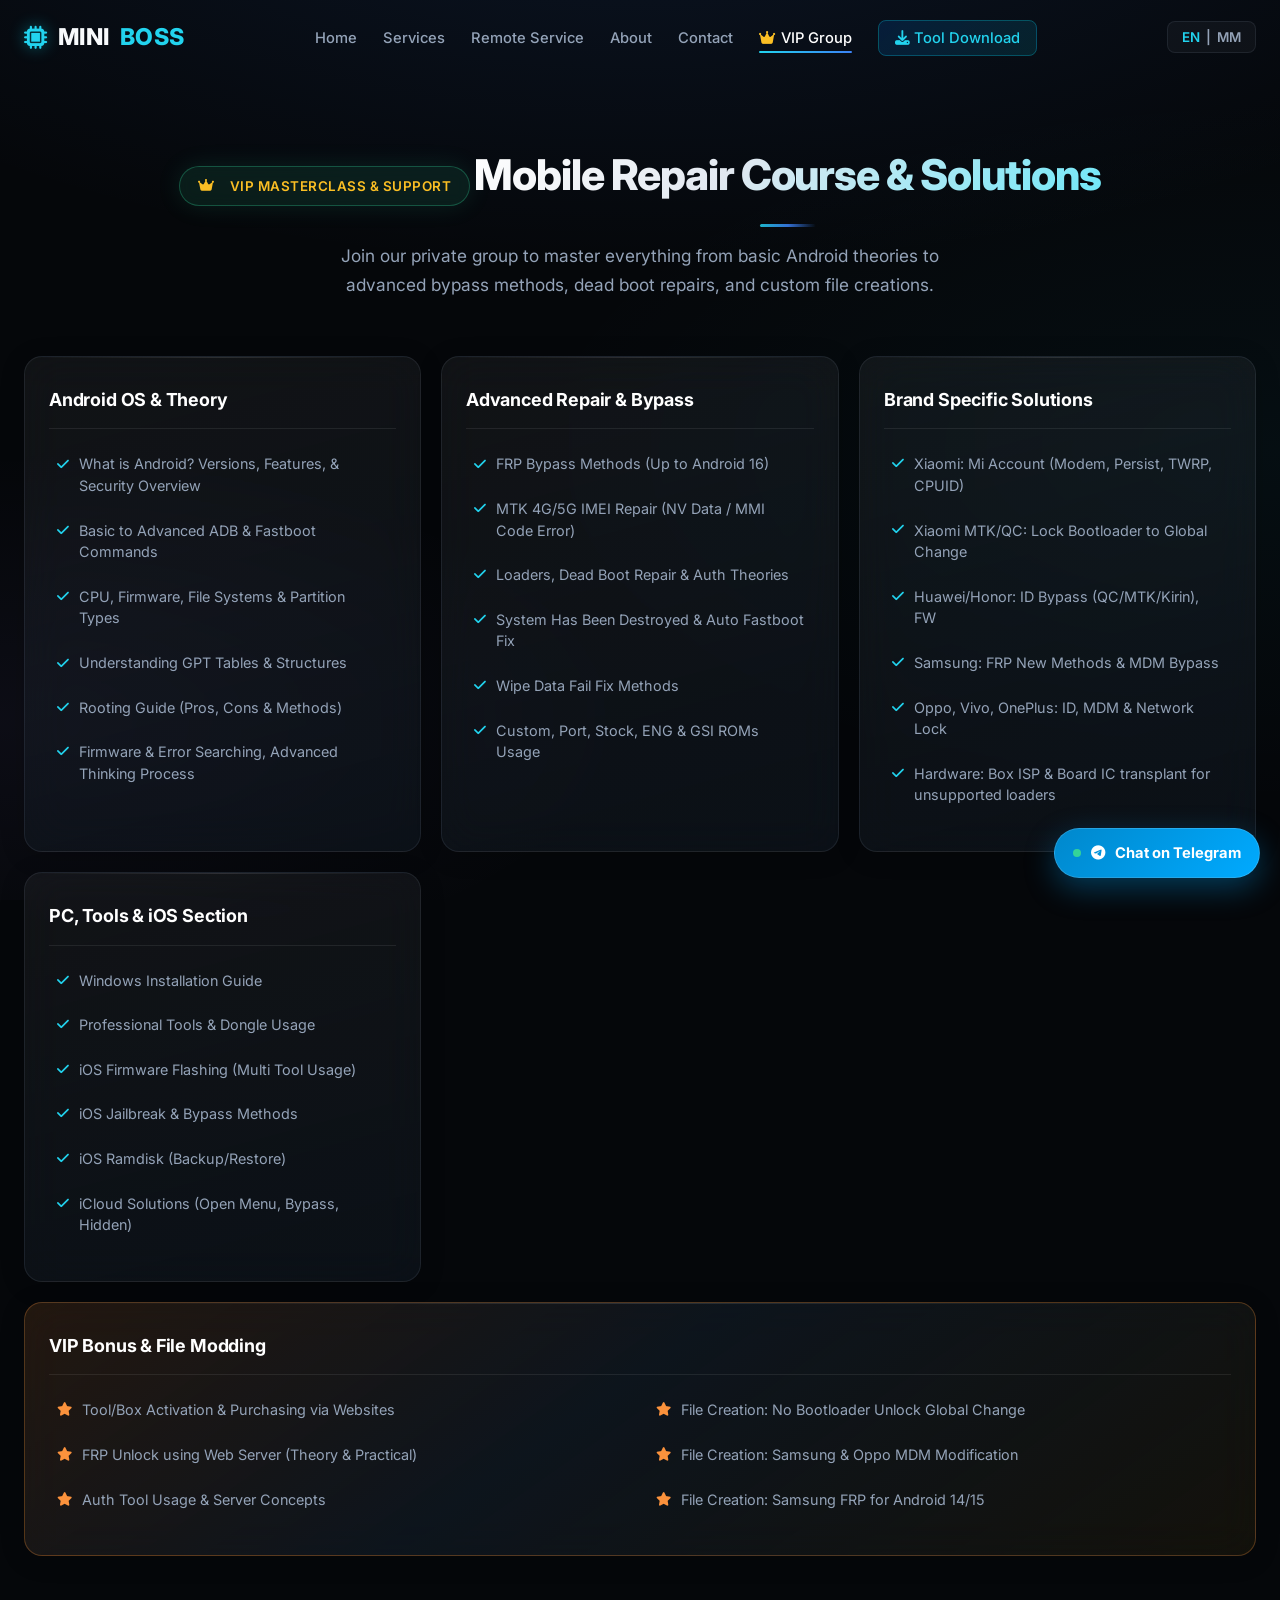
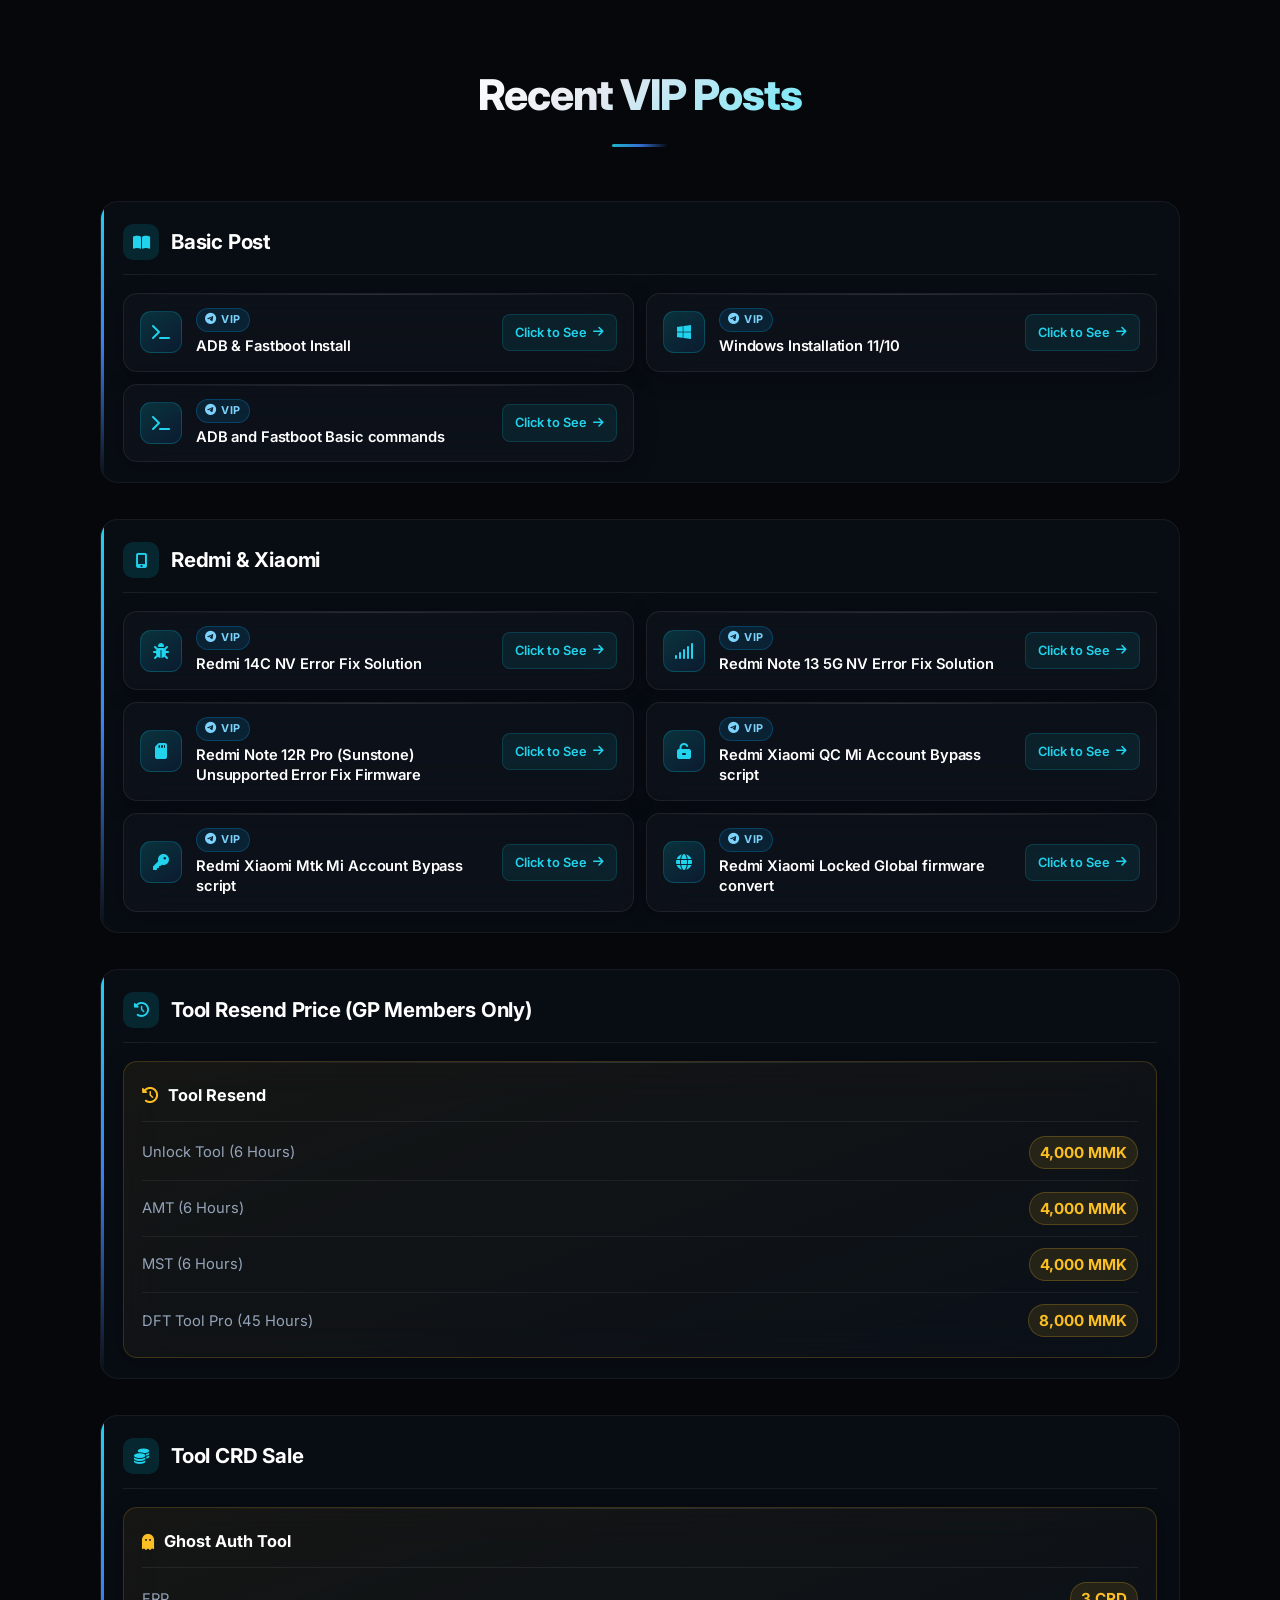
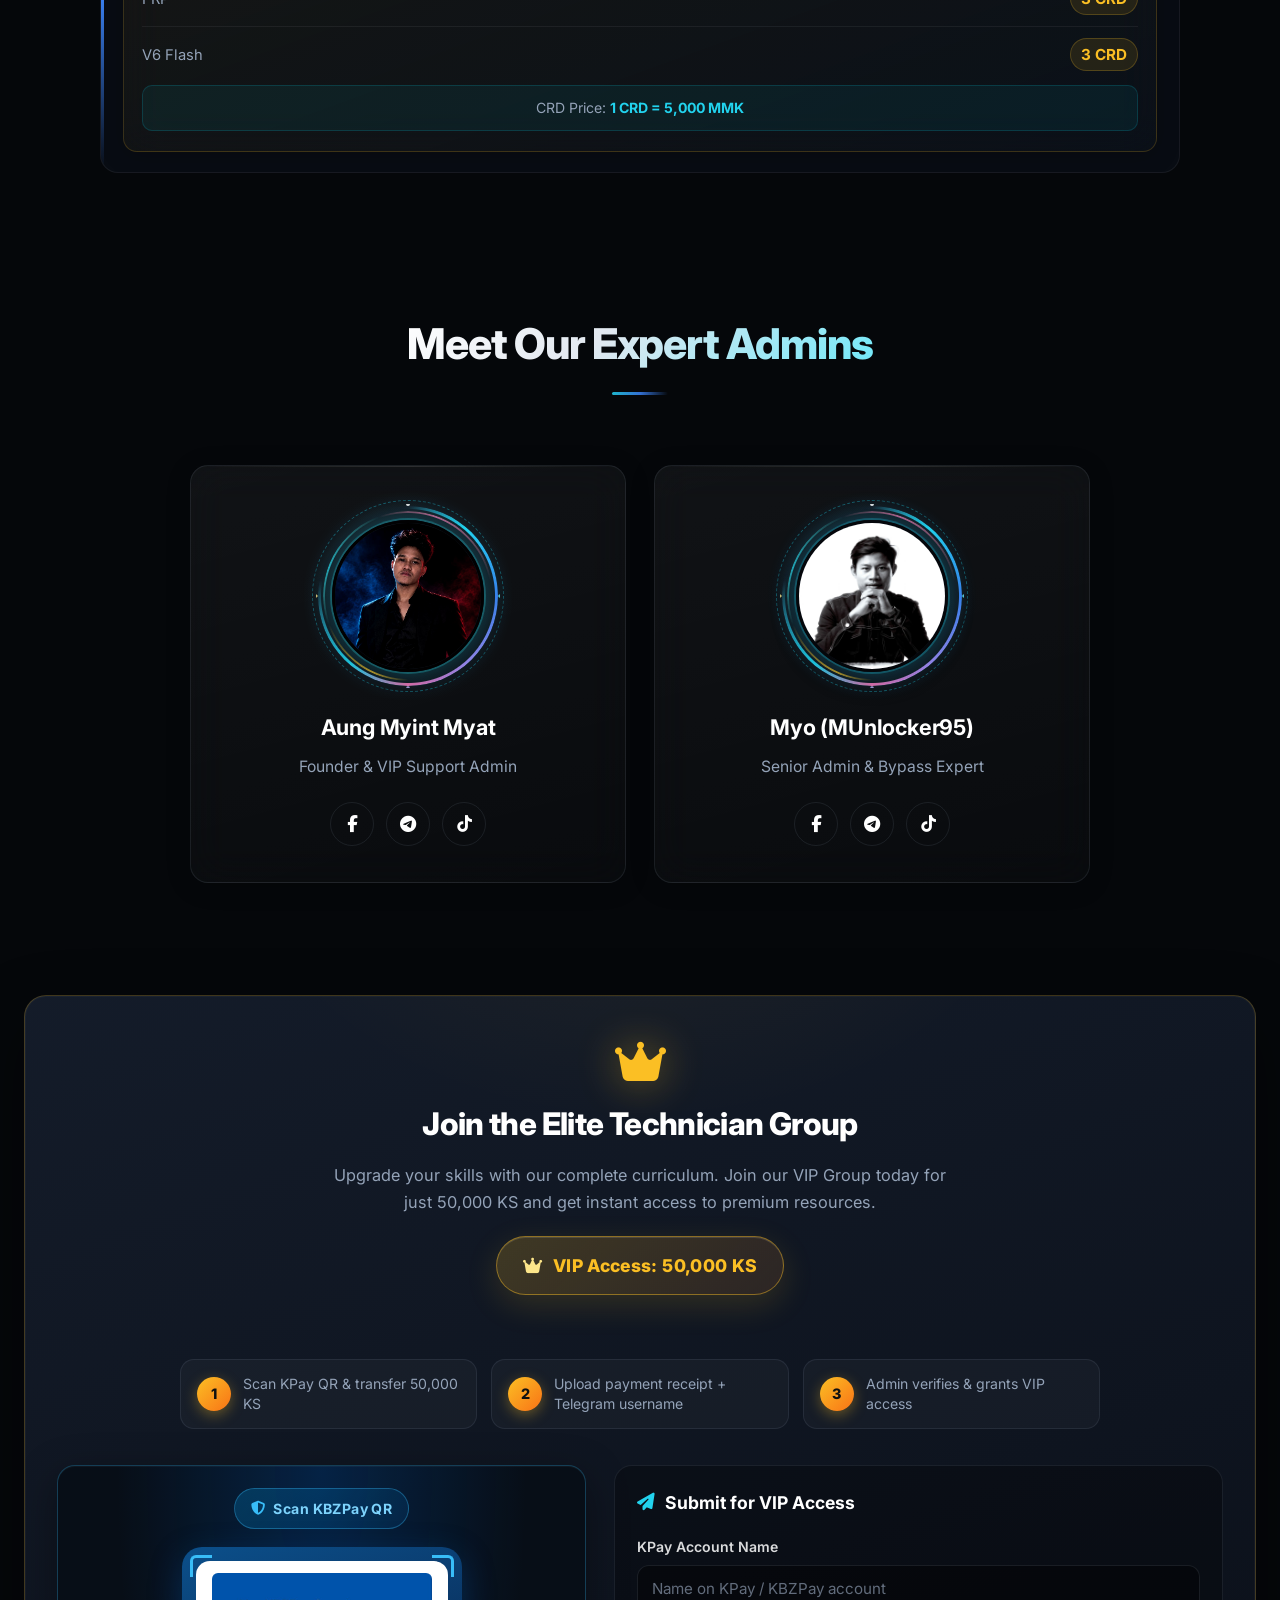
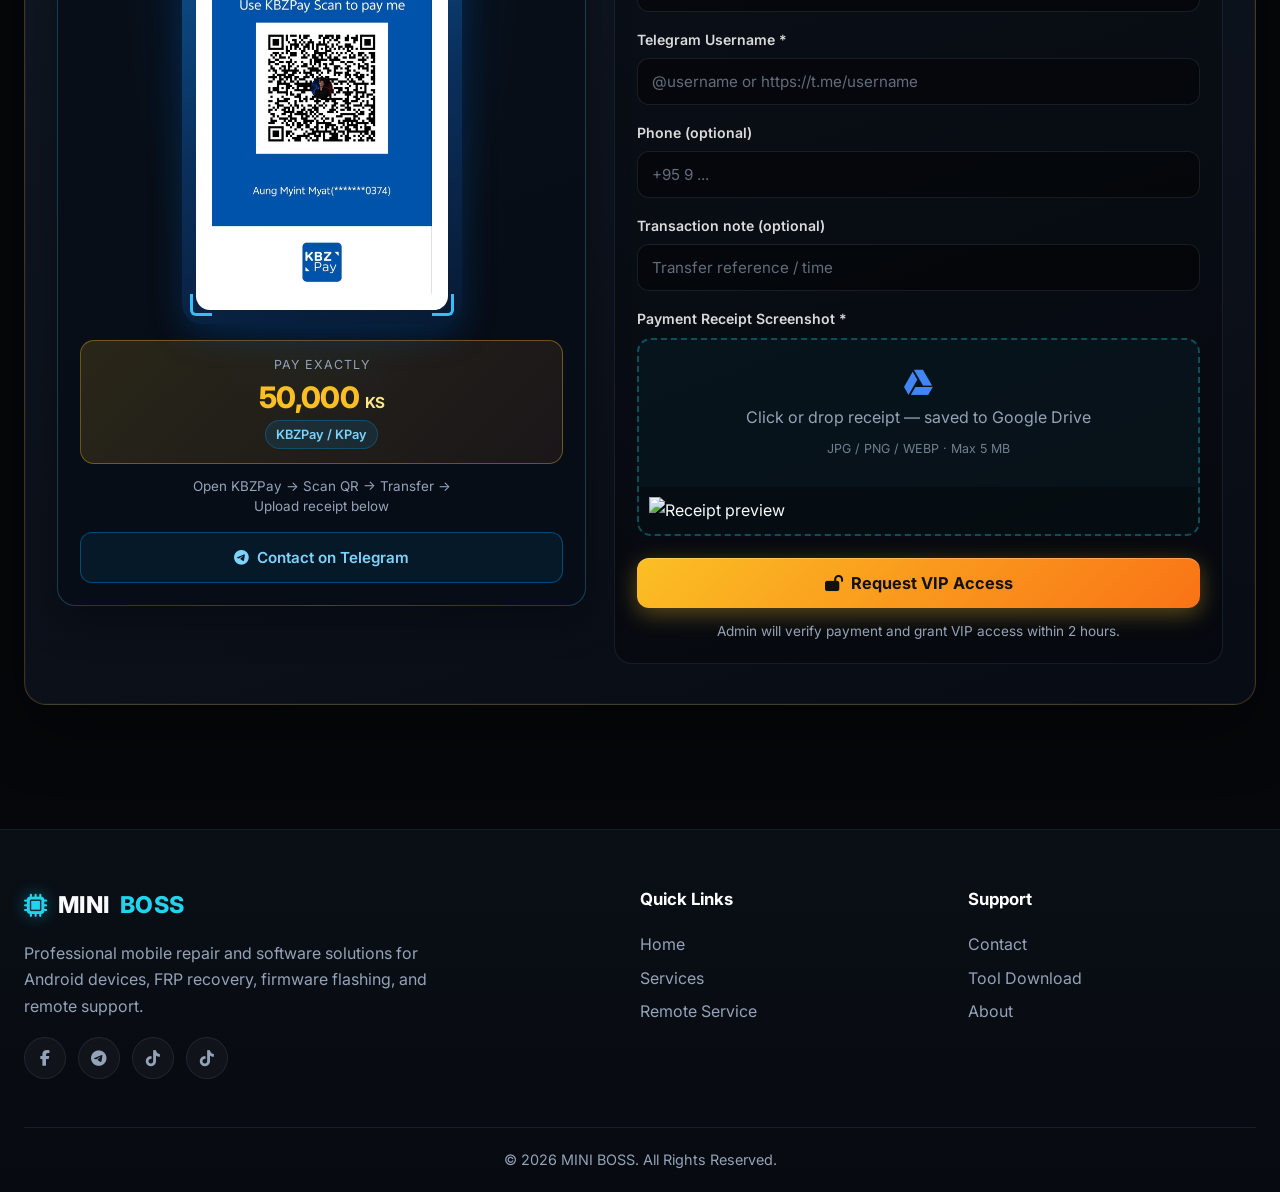
<file: MINI-BOSS-WEB/paidGp.html>
<!DOCTYPE html>
<html lang="en">
<head>
    <meta charset="UTF-8">
    <meta name="viewport" content="width=device-width, initial-scale=1.0">
    <meta name="theme-color" content="#05070A">
    <meta name="description" content="Join MINI BOSS VIP Support Group. Get exclusive mobile repair solutions, tested firmwares, FRP bypass guides, and direct admin support.">
    <meta property="og:title" content="VIP Group | MINI BOSS">
    <meta property="og:description" content="Join the MINI BOSS VIP group for mobile repair courses, practical solutions, and direct technician support.">
    <meta property="og:type" content="website">
    <link rel="icon" href="favicon.svg" type="image/svg+xml">
    <title>VIP Group | MINI BOSS</title>
    <link rel="preconnect" href="https://fonts.googleapis.com">
    <link rel="preconnect" href="https://fonts.gstatic.com" crossorigin>
    <link href="https://fonts.googleapis.com/css2?family=Inter:wght@300;400;500;600;700;800&display=swap" rel="stylesheet">
    <link rel="stylesheet" href="style.css">
    <link rel="stylesheet" href="https://cdnjs.cloudflare.com/ajax/libs/font-awesome/6.4.0/css/all.min.css">
    <style>
        .curriculum-grid {
            display: grid;
            grid-template-columns: repeat(auto-fit, minmax(300px, 1fr));
            gap: 20px;
            margin-bottom: 56px;
        }
        .curriculum-card {
            padding: 28px 24px;
            display: flex;
            flex-direction: column;
            height: 100%;
            background: linear-gradient(165deg, rgba(255,255,255,0.05) 0%, rgba(15,23,32,0.6) 100%);
            border: 1px solid rgba(148, 163, 184, 0.12);
            border-radius: 18px;
            transition: transform 0.35s cubic-bezier(0.22, 1, 0.36, 1), border-color 0.3s ease, box-shadow 0.3s ease;
        }
        .curriculum-card:hover {
            transform: translateY(-6px);
            border-color: rgba(34, 211, 238, 0.3);
            box-shadow: 0 16px 40px rgba(0, 0, 0, 0.3), 0 0 28px rgba(34, 211, 238, 0.1);
        }
        .curriculum-card h3 {
            font-size: 1.12rem;
            font-weight: 700;
            color: #fff;
            margin-bottom: 18px;
            padding-bottom: 14px;
            border-bottom: 1px solid rgba(255, 255, 255, 0.08);
            display: flex;
            align-items: center;
            gap: 12px;
            letter-spacing: -0.01em;
        }
        .curriculum-card h3 i {
            width: 38px;
            height: 38px;
            display: inline-flex;
            align-items: center;
            justify-content: center;
            border-radius: 11px;
            background: rgba(34, 211, 238, 0.1);
            font-size: 1.05rem;
            flex-shrink: 0;
        }
        .curriculum-list {
            list-style: none;
            padding: 0;
            margin: 0;
            flex-grow: 1;
        }
        .curriculum-list li {
            color: var(--text-muted);
            font-size: 0.9rem;
            margin-bottom: 11px;
            display: flex;
            align-items: flex-start;
            gap: 10px;
            line-height: 1.5;
            padding: 6px 8px;
            border-radius: 8px;
            transition: background 0.25s ease, color 0.25s ease;
        }
        .curriculum-list li:hover {
            background: rgba(34, 211, 238, 0.06);
            color: #e2e8f0;
        }
        .curriculum-list li i {
            color: var(--accent-cyan);
            font-size: 0.85rem;
            margin-top: 4px;
            flex-shrink: 0;
        }
        .bonus-card {
            background: linear-gradient(145deg, rgba(251, 146, 60, 0.12) 0%, rgba(15, 23, 32, 0.85) 45%, rgba(251, 191, 36, 0.06) 100%);
            border-color: rgba(251, 146, 60, 0.28);
        }
        .bonus-card:hover {
            border-color: rgba(251, 146, 60, 0.5);
            box-shadow: 0 16px 40px rgba(0, 0, 0, 0.3), 0 0 28px rgba(251, 146, 60, 0.12);
        }
        .bonus-card h3 i {
            color: var(--accent-orange);
            background: rgba(251, 146, 60, 0.15);
        }
        .bonus-card .curriculum-list li i {
            color: var(--accent-orange);
        }
        .vip-price-tag {
            display: inline-flex;
            align-items: center;
            gap: 10px;
            margin: 0 auto 28px;
            padding: 14px 26px;
            border: 1px solid rgba(251, 191, 36, 0.45);
            border-radius: 999px;
            background: linear-gradient(135deg, rgba(251, 191, 36, 0.2), rgba(251, 146, 60, 0.12));
            color: #fbbf24;
            font-size: 1.1rem;
            font-weight: 800;
            letter-spacing: 0.02em;
            box-shadow: 0 10px 32px rgba(251, 191, 36, 0.15), inset 0 1px 0 rgba(255, 255, 255, 0.12);
            animation: priceTagGlow 3s ease-in-out infinite;
        }
        .vip-price-tag i { color: #fde68a; }
        @keyframes priceTagGlow {
            0%, 100% { box-shadow: 0 10px 32px rgba(251, 191, 36, 0.15), inset 0 1px 0 rgba(255, 255, 255, 0.12); }
            50% { box-shadow: 0 12px 40px rgba(251, 191, 36, 0.28), inset 0 1px 0 rgba(255, 255, 255, 0.18); }
        }

        /* ========== VIP PAYMENT ========== */
        .vip-payment-section {
            margin-top: 48px;
            margin-bottom: 24px;
        }
        .vip-payment-card {
            padding: 44px 32px 40px;
            background: linear-gradient(160deg, rgba(20, 28, 42, 0.98) 0%, rgba(8, 12, 20, 0.98) 100%);
            border: 1px solid rgba(251, 191, 36, 0.22);
            border-radius: 22px;
            box-shadow: 0 24px 64px rgba(0, 0, 0, 0.4), 0 0 0 1px rgba(255, 255, 255, 0.03) inset;
            position: relative;
            overflow: hidden;
        }
        .vip-payment-card::before {
            content: '';
            position: absolute;
            top: -40%;
            left: 50%;
            transform: translateX(-50%);
            width: 70%;
            height: 50%;
            background: radial-gradient(ellipse, rgba(251, 191, 36, 0.12), transparent 70%);
            pointer-events: none;
        }
        .vip-payment-header {
            text-align: center;
            margin-bottom: 36px;
            position: relative;
        }
        .vip-payment-header > i {
            font-size: 2.8rem;
            margin-bottom: 14px;
            display: inline-block;
            filter: drop-shadow(0 0 20px rgba(251, 191, 36, 0.45));
            animation: crownFloat 3s ease-in-out infinite;
        }
        @keyframes crownFloat {
            0%, 100% { transform: translateY(0); }
            50% { transform: translateY(-6px); }
        }
        .vip-payment-header h3 {
            font-size: clamp(1.45rem, 3vw, 1.95rem);
            font-weight: 800;
            color: #fff;
            margin-bottom: 12px;
            letter-spacing: -0.02em;
        }
        .vip-payment-header p {
            color: var(--text-muted);
            max-width: 640px;
            margin: 0 auto 20px;
            font-size: 1.02rem;
            line-height: 1.65;
        }
        .vip-steps {
            display: grid;
            grid-template-columns: repeat(3, 1fr);
            gap: 14px;
            margin-bottom: 36px;
            max-width: 920px;
            margin-left: auto;
            margin-right: auto;
        }
        .vip-step {
            display: flex;
            align-items: center;
            gap: 12px;
            background: rgba(255, 255, 255, 0.03);
            border: 1px solid rgba(148, 163, 184, 0.12);
            border-radius: 14px;
            padding: 14px 16px;
            font-size: 0.88rem;
            color: var(--text-muted);
            line-height: 1.4;
            transition: border-color 0.3s ease, background 0.3s ease, transform 0.3s ease;
        }
        .vip-step:hover {
            border-color: rgba(251, 191, 36, 0.3);
            background: rgba(251, 191, 36, 0.05);
            transform: translateY(-2px);
        }
        .vip-step-num {
            flex-shrink: 0;
            width: 34px;
            height: 34px;
            border-radius: 50%;
            background: linear-gradient(135deg, #fbbf24, #f97316);
            color: #111;
            font-weight: 800;
            display: flex;
            align-items: center;
            justify-content: center;
            font-size: 0.9rem;
            box-shadow: 0 4px 14px rgba(251, 191, 36, 0.35);
        }
        .vip-payment-grid {
            display: grid;
            grid-template-columns: 1fr 1.15fr;
            gap: 28px;
            align-items: start;
        }
        .vip-qr-panel,
        .vip-form-panel {
            background: rgba(0, 0, 0, 0.28);
            border: 1px solid rgba(148, 163, 184, 0.12);
            border-radius: 18px;
            padding: 22px;
        }
        .vip-form-panel h4 {
            color: #fff;
            font-size: 1.1rem;
            margin-bottom: 18px;
            display: flex;
            align-items: center;
            gap: 10px;
        }
        .vip-form-panel h4 i { color: var(--accent-cyan); }

        .vip-qr-panel {
            display: flex;
            flex-direction: column;
            align-items: center;
            background:
                radial-gradient(ellipse at 50% 0%, rgba(0, 98, 204, 0.25), transparent 55%),
                rgba(8, 14, 24, 0.95);
            border: 1px solid rgba(56, 189, 248, 0.28);
            box-shadow: 0 12px 40px rgba(0, 0, 0, 0.35), inset 0 1px 0 rgba(255, 255, 255, 0.04);
        }
        .vip-qr-badge {
            display: inline-flex;
            align-items: center;
            gap: 8px;
            margin-bottom: 18px;
            padding: 8px 16px;
            border-radius: 999px;
            background: linear-gradient(135deg, rgba(0, 136, 204, 0.28), rgba(0, 98, 180, 0.15));
            border: 1px solid rgba(56, 189, 248, 0.35);
            color: #7dd3fc;
            font-size: 0.88rem;
            font-weight: 700;
            letter-spacing: 0.03em;
        }
        .vip-qr-badge i { color: #38bdf8; }
        .vip-qr-frame {
            position: relative;
            width: 100%;
            max-width: 280px;
            padding: 14px;
            border-radius: 20px;
            background: linear-gradient(160deg, #0b4f8a 0%, #0a2f5c 45%, #071a33 100%);
            box-shadow: 0 10px 32px rgba(0, 80, 160, 0.35);
            margin-bottom: 16px;
        }
        .vip-qr-corners::before,
        .vip-qr-corners::after {
            content: '';
            position: absolute;
            width: 22px;
            height: 22px;
            border: 3px solid #38bdf8;
            z-index: 2;
            pointer-events: none;
        }
        .vip-qr-corners::before {
            top: 8px; left: 8px;
            border-right: none; border-bottom: none;
            border-radius: 6px 0 0 0;
        }
        .vip-qr-corners::after {
            top: 8px; right: 8px;
            border-left: none; border-bottom: none;
            border-radius: 0 6px 0 0;
        }
        .vip-qr-frame::before {
            content: '';
            position: absolute;
            width: 22px; height: 22px;
            left: 8px; bottom: 8px;
            border: 3px solid #38bdf8;
            border-right: none; border-top: none;
            border-radius: 0 0 0 6px;
            z-index: 2;
            pointer-events: none;
        }
        .vip-qr-frame::after {
            content: '';
            position: absolute;
            width: 22px; height: 22px;
            right: 8px; bottom: 8px;
            border: 3px solid #38bdf8;
            border-left: none; border-top: none;
            border-radius: 0 0 6px 0;
            z-index: 2;
            pointer-events: none;
        }
        .vip-qr-box {
            background: #fff;
            border-radius: 14px;
            padding: 12px;
            display: flex;
            align-items: center;
            justify-content: center;
            min-height: 240px;
            overflow: hidden;
        }
        .vip-qr-img {
            width: 100%;
            max-width: 220px;
            height: auto;
            object-fit: contain;
            border-radius: 6px;
            display: block;
        }
        .vip-qr-placeholder {
            display: flex;
            flex-direction: column;
            align-items: center;
            justify-content: center;
            gap: 12px;
            color: #64748b;
            text-align: center;
            padding: 20px;
            width: 100%;
            min-height: 200px;
        }
        .vip-qr-placeholder i { font-size: 2.6rem; opacity: 0.45; }
        .vip-qr-placeholder code {
            background: #f1f5f9;
            padding: 2px 8px;
            border-radius: 4px;
            font-size: 0.8rem;
        }
        .vip-qr-amount {
            width: 100%;
            text-align: center;
            padding: 14px 16px;
            margin-bottom: 12px;
            border-radius: 14px;
            background: linear-gradient(135deg, rgba(251, 191, 36, 0.14), rgba(251, 146, 60, 0.08));
            border: 1px solid rgba(251, 191, 36, 0.35);
        }
        .vip-qr-amount-label {
            display: block;
            font-size: 0.78rem;
            color: var(--text-muted);
            text-transform: uppercase;
            letter-spacing: 0.08em;
            margin-bottom: 4px;
        }
        .vip-qr-amount-value {
            display: block;
            font-size: 1.85rem;
            font-weight: 800;
            color: #fbbf24;
            line-height: 1.15;
            letter-spacing: -0.02em;
        }
        .vip-qr-amount-value small {
            font-size: 0.95rem;
            font-weight: 700;
            color: #fde68a;
        }
        .vip-qr-amount-app {
            display: inline-block;
            margin-top: 6px;
            font-size: 0.8rem;
            font-weight: 600;
            color: #7dd3fc;
            background: rgba(0, 136, 204, 0.15);
            border: 1px solid rgba(0, 168, 255, 0.25);
            padding: 3px 10px;
            border-radius: 999px;
        }
        .vip-qr-hint {
            text-align: center;
            color: var(--text-muted);
            font-size: 0.84rem;
            line-height: 1.5;
            margin-bottom: 16px;
            max-width: 280px;
        }
        .vip-tg-alt {
            width: 100%;
            border: 1px solid rgba(0, 136, 204, 0.45) !important;
            color: #7dd3fc !important;
            background: rgba(0, 136, 204, 0.1) !important;
            border-radius: 12px;
            padding: 12px 18px;
            font-weight: 600;
        }
        .vip-tg-alt:hover {
            background: rgba(0, 136, 204, 0.22) !important;
            border-color: rgba(56, 189, 248, 0.6) !important;
            color: #fff !important;
        }
        .vip-access-form .form-group {
            margin-bottom: 16px;
        }
        .vip-access-form label {
            display: block;
            font-size: 0.88rem;
            font-weight: 600;
            color: rgba(255, 255, 255, 0.85);
            margin-bottom: 7px;
        }
        .vip-access-form input[type="text"],
        .vip-access-form input[type="tel"] {
            width: 100%;
            background: rgba(0, 0, 0, 0.4);
            border: 1px solid rgba(148, 163, 184, 0.14);
            padding: 13px 14px;
            border-radius: 12px;
            color: #fff;
            font-size: 0.95rem;
            transition: border-color 0.25s ease, box-shadow 0.25s ease;
        }
        .vip-access-form input:focus {
            border-color: var(--accent-cyan);
            box-shadow: 0 0 0 3px rgba(34, 211, 238, 0.12);
        }
        .vip-upload-zone {
            position: relative;
            border: 2px dashed rgba(34, 211, 238, 0.3);
            border-radius: 14px;
            background: rgba(34, 211, 238, 0.04);
            min-height: 130px;
            cursor: pointer;
            overflow: hidden;
            transition: border-color 0.25s ease, background 0.25s ease;
        }
        .vip-upload-zone:hover,
        .vip-upload-zone.dragover {
            border-color: var(--accent-cyan);
            background: rgba(34, 211, 238, 0.09);
        }
        .vip-upload-zone input[type="file"] {
            position: absolute;
            inset: 0;
            opacity: 0;
            cursor: pointer;
            z-index: 2;
        }
        .vip-upload-ui {
            display: flex;
            flex-direction: column;
            align-items: center;
            justify-content: center;
            gap: 8px;
            padding: 28px 16px;
            color: var(--text-muted);
            text-align: center;
            pointer-events: none;
        }
        .vip-upload-ui i {
            font-size: 1.8rem;
            color: var(--accent-cyan);
        }
        .vip-upload-ui small {
            font-size: 0.78rem;
            opacity: 0.75;
        }
        .vip-receipt-preview {
            display: block;
            width: 100%;
            max-height: 200px;
            object-fit: contain;
            padding: 10px;
            background: rgba(0, 0, 0, 0.3);
        }
        .vip-receipt-preview:not([hidden]) + .vip-upload-ui,
        .vip-upload-zone.has-preview .vip-upload-ui {
            display: none;
        }
        .vip-submit-btn {
            width: 100%;
            padding: 15px 24px;
            font-size: 1.02rem;
            margin-top: 6px;
            background: linear-gradient(135deg, #fbbf24, #f97316);
            box-shadow: 0 6px 22px rgba(251, 191, 36, 0.35), inset 0 1px 0 rgba(255, 255, 255, 0.25);
            color: #111;
            font-weight: 700;
            border-radius: 12px;
            border: none;
        }
        .vip-submit-btn:hover {
            box-shadow: 0 10px 32px rgba(251, 191, 36, 0.5);
            transform: translateY(-2px);
        }
        .vip-submit-btn:disabled {
            opacity: 0.65;
            cursor: not-allowed;
            transform: none;
        }
        .vip-form-hint {
            text-align: center;
            color: var(--text-muted);
            font-size: 0.85rem;
            margin-top: 14px;
            line-height: 1.45;
        }
        #toast-container {
            position: fixed;
            top: 90px;
            right: 20px;
            z-index: 9999;
            display: flex;
            flex-direction: column;
            gap: 10px;
            pointer-events: none;
        }
        .toast {
            background: rgba(16, 185, 129, 0.95);
            color: #fff;
            padding: 14px 22px;
            border-radius: 12px;
            backdrop-filter: blur(12px);
            box-shadow: 0 12px 32px rgba(0, 0, 0, 0.3);
            display: flex;
            align-items: center;
            gap: 12px;
            transform: translateX(120%);
            transition: transform 0.35s cubic-bezier(0.68, -0.55, 0.265, 1.55);
            font-weight: 500;
            font-size: 0.95rem;
            pointer-events: auto;
            max-width: 360px;
        }
        .toast.show { transform: translateX(0); }
        .toast.error { background: rgba(239, 68, 68, 0.95); }
        @media (max-width: 860px) {
            .vip-steps { grid-template-columns: 1fr; }
            .vip-payment-grid { grid-template-columns: 1fr; }
        }
    </style>
</head>
<body>

    <div class="page-loader" id="page-loader" aria-hidden="true">
        <div class="page-loader-inner">
            <div class="page-loader-spin"></div>
            <div class="page-loader-text">MINI BOSS</div>
        </div>
    </div>


    <nav class="navbar" id="navbar">
        <div class="container nav-container">
            <a href="index.html" class="logo">
                <i class="fa-solid fa-microchip"></i> MINI <span>BOSS</span>
            </a>
            
            <ul class="nav-links" id="nav-links">
                <li><a href="index.html#home" data-i18n="nav-home">Home</a></li>
                <li><a href="index.html#services" data-i18n="nav-services">Services</a></li>
                <li><a href="index.html#remote-service" data-i18n="nav-remote">Remote Service</a></li>
                <li><a href="index.html#about" data-i18n="nav-about">About</a></li>
                <li><a href="index.html#contact" data-i18n="nav-contact">Contact</a></li>
                <li><a href="paidGp.html" class="active"><i class="fa-solid fa-crown" style="color: #fbbf24; margin-right: 5px;"></i><span data-i18n="nav-vip-group">VIP Group</span></a></li>
                <li>
                    <a href="tool_download.html" class="nav-btn-download">
                        <i class="fa-solid fa-download"></i> <span data-i18n="nav-tools-download">Tool Download</span>
                    </a>
                </li>
            </ul>

            <div class="nav-actions">
                <button id="lang-switch" class="lang-switch" title="Change Language" aria-label="Switch language">
                    <span id="lang-en" class="active">EN</span> | <span id="lang-mm">MM</span>
                </button>
                <button type="button" class="hamburger" id="hamburger" aria-label="Menu" aria-expanded="false" aria-controls="nav-links">
                    <i class="fa-solid fa-bars" aria-hidden="true"></i>
                </button>
            </div>
        </div>
    </nav>

    <!-- VIP GROUP HERO & SOLUTIONS -->
    <section id="vip-group" style="padding-top: 140px; min-height: 80vh;">
        <div class="container">
            <div class="section-header reveal">
                <div class="status-badge" style="margin-bottom: 20px;">
                    <i class="fa-solid fa-crown" style="color: #fbbf24;"></i>
                    <span data-i18n="gp-badge" style="color: #fbbf24; margin-left: 8px;">VIP MASTERCLASS & SUPPORT</span>
                </div>
                <h2 data-i18n="gp-title">Complete Mobile Repair Course & Solutions</h2>
                <p data-i18n="gp-desc">Join our private group to master everything from basic Android theories to advanced bypass methods, dead boot repairs, and custom file creations.</p>
            </div>

            <!-- CURRICULUM GRID -->
            <div class="curriculum-grid reveal">
                
                <!-- Category 1 -->
                <div class="glass-card curriculum-card">
                    <h3 data-i18n="cat-1-title"><i class="fa-brands fa-android" style="color: #10b981;"></i> Android OS & Theory</h3>
                    <ul class="curriculum-list">
                        <li><i class="fa-solid fa-check"></i> <span data-i18n="c1-1">What is Android? Versions, Features, & Security Overview</span></li>
                        <li><i class="fa-solid fa-check"></i> <span data-i18n="c1-2">Basic to Advanced ADB & Fastboot Commands</span></li>
                        <li><i class="fa-solid fa-check"></i> <span data-i18n="c1-3">CPU, Firmware, File Systems & Partition Types</span></li>
                        <li><i class="fa-solid fa-check"></i> <span data-i18n="c1-4">Understanding GPT Tables & Structures</span></li>
                        <li><i class="fa-solid fa-check"></i> <span data-i18n="c1-5">Rooting Guide (Pros, Cons & Methods)</span></li>
                        <li><i class="fa-solid fa-check"></i> <span data-i18n="c1-6">Firmware & Error Searching, Advanced Thinking Process</span></li>
                    </ul>
                </div>

                <!-- Category 2 -->
                <div class="glass-card curriculum-card">
                    <h3 data-i18n="cat-2-title"><i class="fa-solid fa-screwdriver-wrench" style="color: #0077ff;"></i> Advanced Repair & Bypass</h3>
                    <ul class="curriculum-list">
                        <li><i class="fa-solid fa-check"></i> <span data-i18n="c2-1">FRP Bypass Methods (Up to Android 16)</span></li>
                        <li><i class="fa-solid fa-check"></i> <span data-i18n="c2-2">MTK 4G/5G IMEI Repair (NV Data / MMI Code Error)</span></li>
                        <li><i class="fa-solid fa-check"></i> <span data-i18n="c2-3">Loaders, Dead Boot Repair & Auth Theories</span></li>
                        <li><i class="fa-solid fa-check"></i> <span data-i18n="c2-4">System Has Been Destroyed & Auto Fastboot Fix</span></li>
                        <li><i class="fa-solid fa-check"></i> <span data-i18n="c2-5">Wipe Data Fail Fix Methods</span></li>
                        <li><i class="fa-solid fa-check"></i> <span data-i18n="c2-6">Custom, Port, Stock, ENG & GSI ROMs Usage</span></li>
                    </ul>
                </div>

                <!-- Category 3 -->
                <div class="glass-card curriculum-card">
                    <h3 data-i18n="cat-3-title"><i class="fa-solid fa-mobile-screen-button" style="color: #e83e8c;"></i> Brand Specific Solutions</h3>
                    <ul class="curriculum-list">
                        <li><i class="fa-solid fa-check"></i> <span data-i18n="c3-1">Xiaomi: Mi Account (Modem, Persist, TWRP, CPUID)</span></li>
                        <li><i class="fa-solid fa-check"></i> <span data-i18n="c3-2">Xiaomi MTK/QC: Lock Bootloader to Global Change</span></li>
                        <li><i class="fa-solid fa-check"></i> <span data-i18n="c3-3">Huawei/Honor: ID Bypass (QC/MTK/Kirin), FW & IMEI</span></li>
                        <li><i class="fa-solid fa-check"></i> <span data-i18n="c3-4">Samsung: FRP New Methods & MDM Bypass</span></li>
                        <li><i class="fa-solid fa-check"></i> <span data-i18n="c3-5">Oppo, Vivo, OnePlus: ID, MDM & Network Lock</span></li>
                        <li><i class="fa-solid fa-check"></i> <span data-i18n="c3-6">Hardware: Box ISP & Board IC transplant for unsupported loaders</span></li>
                    </ul>
                </div>

                <!-- Category 4 -->
                <div class="glass-card curriculum-card">
                    <h3 data-i18n="cat-4-title"><i class="fa-brands fa-apple" style="color: #a0aec0;"></i> PC, Tools & iOS Section</h3>
                    <ul class="curriculum-list">
                        <li><i class="fa-solid fa-check"></i> <span data-i18n="c4-1">Windows & Other OS Installation Guide</span></li>
                        <li><i class="fa-solid fa-check"></i> <span data-i18n="c4-2">Professional Tools & Dongle Usage</span></li>
                        <li><i class="fa-solid fa-check"></i> <span data-i18n="c4-3">iOS Firmware Flashing (Multi Tool Usage)</span></li>
                        <li><i class="fa-solid fa-check"></i> <span data-i18n="c4-4">iOS Jailbreak & Bypass Methods</span></li>
                        <li><i class="fa-solid fa-check"></i> <span data-i18n="c4-5">iOS Ramdisk (Backup/Restore)</span></li>
                        <li><i class="fa-solid fa-check"></i> <span data-i18n="c4-6">iCloud Solutions (Open Menu, Bypass, Hidden)</span></li>
                    </ul>
                </div>

                <!-- Bonus Category (Full Width) -->
                <div class="glass-card curriculum-card bonus-card" style="grid-column: 1 / -1;">
                    <h3 data-i18n="cat-5-title"><i class="fa-solid fa-fire"></i> VIP Bonus & File Modding</h3>
                    <div style="display: grid; grid-template-columns: repeat(auto-fit, minmax(300px, 1fr)); gap: 15px;">
                        <ul class="curriculum-list">
                            <li><i class="fa-solid fa-star"></i> <span data-i18n="c5-1">Tool/Box Activation & Purchasing via Websites</span></li>
                            <li><i class="fa-solid fa-star"></i> <span data-i18n="c5-2">FRP Unlock using Web Server (Theory & Practical)</span></li>
                            <li><i class="fa-solid fa-star"></i> <span data-i18n="c5-3">Auth Tool Usage & Server Concepts</span></li>
                        </ul>
                        <ul class="curriculum-list">
                            <li><i class="fa-solid fa-star"></i> <span data-i18n="c5-4">File Creation: No Bootloader Unlock Global Change</span></li>
                            <li><i class="fa-solid fa-star"></i> <span data-i18n="c5-5">File Creation: Samsung & Oppo MDM Modification</span></li>
                            <li><i class="fa-solid fa-star"></i> <span data-i18n="c5-6">File Creation: Samsung FRP for Android 14/15</span></li>
                        </ul>
                    </div>
                </div>

            </div>

            <!-- RECENT VIP POSTS -->
            <section id="vip-posts" class="vip-posts-section">
                <div class="section-header reveal">
                    <h2 data-i18n="vip-posts-title">Recent VIP Posts</h2>
                </div>
                <section class="vip-post-category" aria-labelledby="basic-posts-title">
                    <h3 class="vip-post-category-title" id="basic-posts-title"><i class="fa-solid fa-book-open" aria-hidden="true"></i><span data-i18n="vip-category-basic">Basic Post</span></h3>
                    <div class="vip-posts-grid">
                        <a class="glass-card vip-post-card reveal" href="https://t.me/c/4466727254/9" aria-label="Read ADB and Fastboot install guide">
                            <span class="vip-post-icon"><i class="fa-solid fa-terminal" aria-hidden="true"></i></span>
                            <div class="vip-post-body">
                                <span class="vip-post-badge"><i class="fa-brands fa-telegram" aria-hidden="true"></i> VIP</span>
                                <h3 data-i18n="vip-basic-post-1-title">ADB &amp; Fastboot Install</h3>
                            </div>
                            <span class="vip-post-read"><span data-i18n="vip-post-read">Click to See</span><i class="fa-solid fa-arrow-right" aria-hidden="true"></i></span>
                        </a>
                        <a class="glass-card vip-post-card reveal" href="https://t.me/c/4466727254/10" aria-label="Read Windows installation 11 and 10 guide">
                            <span class="vip-post-icon"><i class="fa-brands fa-windows" aria-hidden="true"></i></span>
                            <div class="vip-post-body">
                                <span class="vip-post-badge"><i class="fa-brands fa-telegram" aria-hidden="true"></i> VIP</span>
                                <h3 data-i18n="vip-basic-post-2-title">Windows Installation 11/10</h3>
                            </div>
                            <span class="vip-post-read"><span data-i18n="vip-post-read">Click to See</span><i class="fa-solid fa-arrow-right" aria-hidden="true"></i></span>
                        </a>
                        <a class="glass-card vip-post-card reveal" href="https://t.me/c/4466727254/6" aria-label="Read ADB and Fastboot Basic commands">
                            <span class="vip-post-icon"><i class="fa-solid fa-terminal" aria-hidden="true"></i></span>
                            <div class="vip-post-body">
                                <span class="vip-post-badge"><i class="fa-brands fa-telegram" aria-hidden="true"></i> VIP</span>
                                <h3 data-i18n="vip-post-1-title">ADB and Fastboot Basic commands</h3>
                            </div>
                            <span class="vip-post-read"><span data-i18n="vip-post-read">Click to See</span><i class="fa-solid fa-arrow-right" aria-hidden="true"></i></span>
                        </a>
                    </div>
                </section>

                <section class="vip-post-category" aria-labelledby="redmi-posts-title">
                    <h3 class="vip-post-category-title" id="redmi-posts-title"><i class="fa-solid fa-mobile-screen-button" aria-hidden="true"></i><span data-i18n="vip-category-redmi">Redmi &amp; Xiaomi</span></h3>
                    <div class="vip-posts-grid">
                        <a class="glass-card vip-post-card reveal" href="https://t.me/c/4466727254/7" aria-label="Redmi 14C NV Error Fix Solution">
                            <span class="vip-post-icon"><i class="fa-solid fa-bug" aria-hidden="true"></i></span>
                            <div class="vip-post-body">
                                <span class="vip-post-badge"><i class="fa-brands fa-telegram" aria-hidden="true"></i> VIP</span>
                                <h3 data-i18n="vip-post-2-title">Redmi 14C NV Error Fix Solution</h3>
                            </div>
                            <span class="vip-post-read"><span data-i18n="vip-post-read">Click to See</span><i class="fa-solid fa-arrow-right" aria-hidden="true"></i></span>
                        </a>
                        <a class="glass-card vip-post-card reveal" href="https://t.me/c/4466727254/11" aria-label="Redmi Note 13 5G NV Error Fix Solution">
                            <span class="vip-post-icon"><i class="fa-solid fa-signal" aria-hidden="true"></i></span>
                            <div class="vip-post-body">
                                <span class="vip-post-badge"><i class="fa-brands fa-telegram" aria-hidden="true"></i> VIP</span>
                                <h3 data-i18n="vip-post-3-title">Redmi Note 13 5G NV Error Fix Solution</h3>
                            </div>
                            <span class="vip-post-read"><span data-i18n="vip-post-read">Click to See</span><i class="fa-solid fa-arrow-right" aria-hidden="true"></i></span>
                        </a>
                        <a class="glass-card vip-post-card reveal" href="https://t.me/c/4466727254/8" aria-label="Redmi Note 12R Pro (Sunstone) Unsupported Error Fix Firmware">
                            <span class="vip-post-icon"><i class="fa-solid fa-sd-card" aria-hidden="true"></i></span>
                            <div class="vip-post-body">
                                <span class="vip-post-badge"><i class="fa-brands fa-telegram" aria-hidden="true"></i> VIP</span>
                                <h3 data-i18n="vip-post-4-title">Redmi Note 12R Pro (Sunstone) Unsupported Error Fix Firmware</h3>
                            </div>
                            <span class="vip-post-read"><span data-i18n="vip-post-read">Click to See</span><i class="fa-solid fa-arrow-right" aria-hidden="true"></i></span>
                        </a>
                        <a class="glass-card vip-post-card reveal" href="https://t.me/c/4466727254/12" aria-label="Redmi Xiaomi QC Mi Account Bypass script">
                            <span class="vip-post-icon"><i class="fa-solid fa-unlock-keyhole" aria-hidden="true"></i></span>
                            <div class="vip-post-body">
                                <span class="vip-post-badge"><i class="fa-brands fa-telegram" aria-hidden="true"></i> VIP</span>
                                <h3 data-i18n="vip-post-5-title">Redmi Xiaomi QC Mi Account Bypass script</h3>
                            </div>
                            <span class="vip-post-read"><span data-i18n="vip-post-read">Click to See</span><i class="fa-solid fa-arrow-right" aria-hidden="true"></i></span>
                        </a>
                        <a class="glass-card vip-post-card reveal" href="https://t.me/c/4466727254/13" aria-label="Redmi Xiaomi MTK Mi Account Bypass script">
                            <span class="vip-post-icon"><i class="fa-solid fa-key" aria-hidden="true"></i></span>
                            <div class="vip-post-body">
                                <span class="vip-post-badge"><i class="fa-brands fa-telegram" aria-hidden="true"></i> VIP</span>
                                <h3 data-i18n="vip-post-6-title">Redmi Xiaomi MTK Mi Account Bypass script</h3>
                            </div>
                            <span class="vip-post-read"><span data-i18n="vip-post-read">Click to See</span><i class="fa-solid fa-arrow-right" aria-hidden="true"></i></span>
                        </a>
                        <a class="glass-card vip-post-card reveal" href="https://t.me/c/4466727254/14" aria-label="Redmi Xiaomi Locked Global firmware convert">
                            <span class="vip-post-icon"><i class="fa-solid fa-globe" aria-hidden="true"></i></span>
                            <div class="vip-post-body">
                                <span class="vip-post-badge"><i class="fa-brands fa-telegram" aria-hidden="true"></i> VIP</span>
                                <h3 data-i18n="vip-post-7-title">Redmi Xiaomi Locked Global firmware convert</h3>
                            </div>
                            <span class="vip-post-read"><span data-i18n="vip-post-read">Click to See</span><i class="fa-solid fa-arrow-right" aria-hidden="true"></i></span>
                        </a>
                    </div>
                </section>

                <section class="vip-post-category" aria-labelledby="tool-resend-title">
                    <h3 class="vip-post-category-title" id="tool-resend-title"><i class="fa-solid fa-clock-rotate-left" aria-hidden="true"></i><span data-i18n="vip-category-resend">Tool Resend Price (GP Members Only)</span></h3>
                    <div class="vip-price-grid">
                        <article class="glass-card vip-price-card reveal">
                            <h4><i class="fa-solid fa-clock-rotate-left" aria-hidden="true"></i>Tool Resend</h4>
                            <ul class="vip-price-list">
                                <li><span>Unlock Tool (6 Hours)</span><strong>4,000 MMK</strong></li>
                                <li><span>AMT (6 Hours)</span><strong>4,000 MMK</strong></li>
                                <li><span>MST (6 Hours)</span><strong>4,000 MMK</strong></li>
                                <li><span>DFT Tool Pro (45 Hours)</span><strong>8,000 MMK</strong></li>
                            </ul>
                        </article>
                    </div>
                </section>

                <section class="vip-post-category" aria-labelledby="tool-crd-title">
                    <h3 class="vip-post-category-title" id="tool-crd-title"><i class="fa-solid fa-coins" aria-hidden="true"></i><span data-i18n="vip-category-crd">Tool CRD Sale</span></h3>
                    <div class="vip-price-grid">
                        <article class="glass-card vip-price-card reveal">
                            <h4><i class="fa-solid fa-ghost" aria-hidden="true"></i>Ghost Auth Tool</h4>
                            <ul class="vip-price-list">
                                <li><span>FRP</span><strong>3 CRD</strong></li>
                                <li><span>V6 Flash</span><strong>3 CRD</strong></li>
                            </ul>
                            <p class="vip-price-note">CRD Price: <strong>1 CRD = 5,000 MMK</strong></p>
                        </article>
                    </div>
                </section>

            </section>

            <!-- EXPERT ADMINS -->
            <section id="admins" class="admins-section">
                <div class="section-header reveal">
                    <h2 data-i18n="admins-title">Meet Our Expert Admins</h2>
                </div>
                <div class="admins-grid">
                    <article class="glass-card admin-card reveal">
                        <div class="admin-avatar-wrap">
                            <span class="admin-ring admin-ring-main" aria-hidden="true"></span>
                            <span class="admin-ring admin-ring-second" aria-hidden="true"></span>
                            <span class="admin-ring admin-ring-spark" aria-hidden="true"></span>
                            <img class="admin-avatar admin-avatar-aung" src="LOGO/aung.jpg" alt="Aung Myint Myat" loading="lazy">
                        </div>
                        <h3 class="admin-name">Aung Myint Myat</h3>
                        <p class="admin-role">Founder &amp; VIP Support Admin</p>
                        <div class="admin-socials">
                            <a class="admin-social-link facebook" href="https://www.facebook.com/share/1CGqQb7yy7/" target="_blank" rel="noopener noreferrer" aria-label="Aung Myint Myat on Facebook"><i class="fa-brands fa-facebook-f" aria-hidden="true"></i></a>
                            <a class="admin-social-link telegram" href="https://t.me/aungmyintmyat007010" target="_blank" rel="noopener noreferrer" aria-label="Contact Aung Myint Myat on Telegram"><i class="fa-brands fa-telegram" aria-hidden="true"></i></a>
                            <a class="admin-social-link tiktok" href="https://www.tiktok.com/@aung_myint_myat_007?_r=1&amp;_t=ZS-9ANBiFxHVeX" target="_blank" rel="noopener noreferrer" aria-label="Aung Myint Myat on TikTok"><i class="fa-brands fa-tiktok" aria-hidden="true"></i></a>
                        </div>
                    </article>
                    <article class="glass-card admin-card reveal">
                        <div class="admin-avatar-wrap">
                            <span class="admin-ring admin-ring-main" aria-hidden="true"></span>
                            <span class="admin-ring admin-ring-second" aria-hidden="true"></span>
                            <span class="admin-ring admin-ring-spark" aria-hidden="true"></span>
                            <img class="admin-avatar" src="LOGO/myo.jpg" alt="Myo Min Thu" loading="lazy">
                        </div>
                        <h3 class="admin-name">Myo (MUnlocker95)</h3>
                        <p class="admin-role">Senior Admin &amp; Bypass Expert</p>
                        <div class="admin-socials">
                            <a class="admin-social-link facebook" href="https://www.facebook.com/share/1D4BJWRnai/" target="_blank" rel="noopener noreferrer" aria-label="Myo on Facebook"><i class="fa-brands fa-facebook-f" aria-hidden="true"></i></a>
                            <a class="admin-social-link telegram" href="https://t.me/MUnlocker95" target="_blank" rel="noopener noreferrer" aria-label="Contact Myo on Telegram"><i class="fa-brands fa-telegram" aria-hidden="true"></i></a>
                            <a class="admin-social-link tiktok" href="https://www.tiktok.com/@myominthu.ga?_r=1&amp;_t=ZS-9ANBpBIBcij" target="_blank" rel="noopener noreferrer" aria-label="Myo on TikTok"><i class="fa-brands fa-tiktok" aria-hidden="true"></i></a>
                        </div>
                    </article>
                </div>
            </section>

            <!-- VIP PAYMENT & ACCESS -->
            <div id="vip-payment" class="vip-payment-section reveal">
                <div class="glass-card vip-payment-card">
                    <div class="vip-payment-header">
                        <i class="fa-solid fa-crown" style="color: #fbbf24;"></i>
                        <h3 data-i18n="gp-cta-title">Join the Elite Technician Group</h3>
                        <p data-i18n="gp-cta-desc">Upgrade your skills with our complete curriculum. Join our VIP Group today for just 50,000 KS and get instant access to premium resources.</p>
                        <div class="vip-price-tag"><i class="fa-solid fa-crown" aria-hidden="true"></i> VIP Access: 50,000 KS</div>
                    </div>

                    <!-- Steps -->
                    <div class="vip-steps">
                        <div class="vip-step">
                            <span class="vip-step-num">1</span>
                            <span data-i18n="pay-step-1">Scan KPay QR &amp; transfer 50,000 KS</span>
                        </div>
                        <div class="vip-step">
                            <span class="vip-step-num">2</span>
                            <span data-i18n="pay-step-2">Upload payment receipt + Telegram username</span>
                        </div>
                        <div class="vip-step">
                            <span class="vip-step-num">3</span>
                            <span data-i18n="pay-step-3">Admin verifies &amp; grants VIP access</span>
                        </div>
                    </div>

                    <div class="vip-payment-grid">
                        <!-- KPay QR -->
                        <div class="vip-qr-panel">
                            <div class="vip-qr-badge">
                                <i class="fa-solid fa-shield-halved"></i>
                                <span data-i18n="pay-qr-title">KPay Scan to Pay</span>
                            </div>

                            <div class="vip-qr-frame">
                                <div class="vip-qr-corners" aria-hidden="true"></div>
                                <div class="vip-qr-box">
                                    <img src="LOGO/kpay-qr.png" alt="KPay QR Code - Scan to pay 50,000 KS" class="vip-qr-img" id="kpay-qr" onerror="this.style.display='none'; this.nextElementSibling.style.display='flex';">
                                    <div class="vip-qr-placeholder" style="display:none;">
                                        <i class="fa-solid fa-qrcode"></i>
                                        <p data-i18n="pay-qr-placeholder">Place your KPay QR image at<br><code>LOGO/kpay-qr.png</code></p>
                                    </div>
                                </div>
                            </div>

                            <div class="vip-qr-amount">
                                <span class="vip-qr-amount-label" data-i18n="pay-qr-amount-label">Pay exactly</span>
                                <span class="vip-qr-amount-value">50,000 <small>KS</small></span>
                                <span class="vip-qr-amount-app">KBZPay / KPay</span>
                            </div>

                            <p class="vip-qr-hint" data-i18n="pay-qr-hint">
                                Open KBZPay → Scan QR → Transfer → Upload receipt below
                            </p>

                            <a href="https://t.me/aungmyintmyat007010" target="_blank" rel="noopener noreferrer" class="btn vip-tg-alt">
                                <i class="fa-brands fa-telegram"></i> <span data-i18n="gp-btn-telegram">Contact on Telegram</span>
                            </a>
                        </div>

                        <!-- Submit form -->
                        <div class="vip-form-panel">
                            <h4><i class="fa-solid fa-paper-plane"></i> <span data-i18n="pay-form-title">Submit for VIP Access</span></h4>
                            <form id="vip-access-form" class="vip-access-form" enctype="multipart/form-data" novalidate>
                                <div class="form-group">
                                    <label for="vip-name" data-i18n="pay-label-name">KPay Account Name</label>
                                    <input type="text" id="vip-name" name="name" placeholder="Name on KPay / KBZPay account" autocomplete="name" required>
                                </div>
                                <div class="form-group">
                                    <label for="vip-telegram" data-i18n="pay-label-telegram">Telegram Username *</label>
                                    <input type="text" id="vip-telegram" name="telegram" placeholder="@username or https://t.me/username" autocomplete="username">
                                </div>
                                <div class="form-group">
                                    <label for="vip-phone" data-i18n="pay-label-phone">Phone (optional)</label>
                                    <input type="tel" id="vip-phone" name="phone" placeholder="+95 9 ..." autocomplete="tel">
                                </div>
                                <div class="form-group">
                                    <label for="vip-note" data-i18n="pay-label-note">Transaction note (optional)</label>
                                    <input type="text" id="vip-note" name="note" placeholder="Transfer reference / time">
                                </div>
                                <div class="form-group">
                                    <label for="vip-receipt" data-i18n="pay-label-receipt">Payment Receipt Screenshot *</label>
                                    <div class="vip-upload-zone" id="vip-upload-zone">
                                        <input type="file" id="vip-receipt" name="receipt" accept="image/jpeg,image/png,image/webp,image/jpg">
                                        <div class="vip-upload-ui">
                                            <i class="fa-brands fa-google-drive" style="color:#4285f4;"></i>
                                            <span data-i18n="pay-upload-hint">Click or drop receipt — saved to Google Drive</span>
                                            <small data-i18n="pay-upload-limit">JPG / PNG / WEBP · Max 5 MB</small>
                                        </div>
                                        <img id="vip-receipt-preview" class="vip-receipt-preview" alt="Receipt preview" hidden>
                                    </div>
                                </div>
                                <button type="submit" class="btn btn-primary vip-submit-btn" id="vip-submit-btn">
                                    <i class="fa-solid fa-lock-open"></i> <span data-i18n="pay-submit">Request VIP Access</span>
                                </button>
                                <p class="vip-form-hint" data-i18n="pay-form-hint">Admin will verify payment and grant VIP access within 2 hours.</p>
                            </form>
                        </div>
                    </div>
                </div>
            </div>
        </div>
    </section>

    <div id="toast-container"></div>

    <footer>
        <div class="container">
            <div class="footer-grid">
                <div>
                    <a href="index.html" class="logo" style="margin-bottom: 15px; display: inline-flex;">
                        <i class="fa-solid fa-microchip"></i> MINI <span>BOSS</span>
                    </a>
                    <p data-i18n="footer-text" style="color: var(--text-muted); max-width: 420px;">Professional mobile repair and software solutions for Android devices, FRP recovery, firmware flashing, and remote support.</p>
                    <div class="social-icons">
                        <a href="https://www.facebook.com/aungmyintmyat007010" aria-label="Facebook"><i class="fa-brands fa-facebook-f"></i></a>
                        <a href="https://t.me/aungmyintmyat007010" aria-label="Telegram"><i class="fa-brands fa-telegram"></i></a>
                        <a href="https://www.tiktok.com/@aung_myint_myat_007?_r=1&amp;_t=ZS-9ANBiFxHVeX" aria-label="Aung Myint Myat on TikTok"><i class="fa-brands fa-tiktok"></i></a>
                        <a href="https://www.tiktok.com/@myominthu.ga?_r=1&amp;_t=ZS-9ANBpBIBcij" aria-label="Myo on TikTok"><i class="fa-brands fa-tiktok"></i></a>
                    </div>
                </div>

                <div>
                    <h4 data-i18n="footer-links-title">Quick Links</h4>
                    <ul>
                        <li><a href="index.html#home">Home</a></li>
                        <li><a href="index.html#services">Services</a></li>
                        <li><a href="index.html#remote-service">Remote Service</a></li>
                    </ul>
                </div>

                <div>
                    <h4 data-i18n="footer-support-title">Support</h4>
                    <ul>
                        <li><a href="index.html#contact">Contact</a></li>
                        <li><a href="tool_download.html">Tool Download</a></li>
                        <li><a href="index.html#about">About</a></li>
                    </ul>
                </div>
            </div>

            <div class="footer-bottom">
                <p>&copy; 2026 MINI BOSS. All Rights Reserved.</p>
            </div>
        </div>
    </footer>

    <div class="float-contact">
        <a class="float-contact-btn" href="https://t.me/aungmyintmyat007010" target="_blank" rel="noopener noreferrer" aria-label="Chat on Telegram">
            <span class="online-dot" aria-hidden="true"></span>
            <i class="fa-brands fa-telegram" aria-hidden="true"></i>
            <span class="float-contact-label">Chat on Telegram</span>
        </a>
    </div>


    <script>
        document.addEventListener('DOMContentLoaded', () => {
            const translations = {
                en: {
                    "nav-home": "Home",
                    "nav-services": "Services",
                    "nav-remote": "Remote Service",
                    "nav-about": "About",
                    "nav-contact": "Contact",
                    "nav-vip-group": "VIP Group",
                    "nav-tools-download": "Tool Download",
                    "admins-title": "Meet Our Expert Admins",
                    "footer-text": "Professional mobile repair and software solutions for Android devices, FRP recovery, firmware flashing, and remote support.",
                    "footer-links-title": "Quick Links",
                    "footer-support-title": "Support",
                    "gp-badge": "VIP MASTERCLASS & SUPPORT",
                    "gp-title": "Mobile Repair Course & Solutions",
                    "gp-desc": "Join our private group to master everything from basic Android theories to advanced bypass methods, dead boot repairs, and custom file creations.",
                    
                    "cat-1-title": "Android OS & Theory",
                    "c1-1": "What is Android? Versions, Features, & Security Overview",
                    "c1-2": "Basic to Advanced ADB & Fastboot Commands",
                    "c1-3": "CPU, Firmware, File Systems & Partition Types",
                    "c1-4": "Understanding GPT Tables & Structures",
                    "c1-6": "Firmware & Error Searching, Advanced Thinking Process",

                    "cat-2-title": "Advanced Repair & Bypass",
                    "c2-1": "FRP Bypass Methods (Up to Android 16)",
                    "c2-2": "MTK 4G/5G IMEI Repair (NV Data / MMI Code Error)",
                    "c2-3": "Loaders, Dead Boot Repair & Auth Theories",
                    "c2-4": "System Has Been Destroyed & Auto Fastboot Fix",
                    "c2-5": "Wipe Data Fail Fix Methods",
                

                    "cat-3-title": "Brand Specific Solutions",
                    "c3-1": "Xiaomi: Mi Account (Modem, Persist, TWRP, CPUID)",
                    "c3-2": "Xiaomi MTK/QC: Lock Bootloader to Global Change",
                    "c3-3": "Huawei/Honor: ID Bypass (QC/MTK/Kirin), FW",
                    "c3-4": "Samsung: FRP New Methods & MDM Bypass",
                    

                    "cat-4-title": "PC, Tools & iOS Section",
                    "c4-1": "Windows Installation Guide",
                    "c4-2": "Professional Tools & Dongle Usage",
                    "c4-3": "iOS Firmware Flashing (Multi Tool Usage)",
                    "c4-4": "iOS Jailbreak & Bypass Methods",
                    "c4-5": "iOS Ramdisk (Backup/Restore)",
                    "c4-6": "iCloud Solutions (Open Menu, Bypass, Hidden)",

                    "cat-5-title": "VIP Bonus & File Modding",
                    "c5-1": "Tool/Box Activation & Purchasing via Websites",
                    "c5-3": "Auth Tool Usage & Server Concepts",
                    "c5-4": "File Creation: No Bootloader Unlock Global Change",
                    

                    "gp-cta-title": "Join the Elite Technician Group",
                    "gp-cta-desc": "Upgrade your skills with our complete curriculum. Join our VIP Group today for just 50,000 KS and get instant access to premium resources.",
                    "gp-btn-telegram": "Contact on Telegram",
                    "pay-step-1": "Scan KPay QR & transfer 50,000 KS",
                    "pay-step-2": "Upload payment receipt + Telegram username",
                    "pay-step-3": "Admin verifies & grants VIP access",
                    "pay-qr-title": "Scan KBZPay QR",
                    "pay-qr-placeholder": "Place your KPay QR image at LOGO/kpay-qr.png",
                    "pay-qr-note": "Amount: 50,000 KS · KPay only",
                    "pay-qr-amount-label": "Pay exactly",
                    "pay-qr-hint": "Open KBZPay → Scan QR → Transfer → Upload receipt below",
                    "pay-form-title": "Submit for VIP Access",
                    "pay-label-name": "KPay Account Name",
                    "pay-label-telegram": "Telegram Username *",
                    "pay-label-phone": "Phone (optional)",
                    "pay-label-note": "Transaction note (optional)",
                    "pay-label-receipt": "Payment Receipt Screenshot *",
                    "pay-upload-hint": "Click or drop receipt — saved to Google Drive",
                    "pay-upload-limit": "JPG / PNG / WEBP · Max 5 MB",
                    "pay-submit": "Request VIP Access",
                    "pay-form-hint": "Admin will verify payment and grant VIP access within 2 hours.",
                    "pay-toast-ok": "Receipt saved to Google Drive! Admin will grant VIP access within 2 hours.",
                    "pay-toast-err": "Please fill Telegram username and upload receipt.",
                    "pay-toast-size": "Receipt image must be under 5 MB.",
                    "pay-toast-sending": "Sending request...",
                    "vip-posts-title": "Recent VIP Posts",
                    "vip-category-basic": "Basic Post",
                    "vip-category-redmi": "Redmi & Xiaomi",
                    "vip-category-resend": "Tool Resend Price (GP Members Only)",
                    "vip-category-crd": "Tool CRD Sale",
                    "vip-basic-post-1-title": "ADB & Fastboot Install",
                    "vip-basic-post-2-title": "Windows Installation 11/10",
                    "vip-post-1-title": "ADB and Fastboot Basic commands",
                    "vip-post-2-title": "Redmi 14C NV Error Fix Solution",
                    "vip-post-3-title": "Redmi Note 13 5G NV Error Fix Solution",
                    "vip-post-4-title": "Redmi Note 12R Pro (Sunstone) Unsupported Error Fix Firmware",
                    "vip-post-5-title": "Redmi Xiaomi QC Mi Account Bypass script",
                    "vip-post-6-title": "Redmi Xiaomi Mtk Mi Account Bypass script",
                    "vip-post-7-title": "Redmi Xiaomi Locked Global firmware convert",
                    "vip-post-read": "Click to See"
                },
                mm: {
                    "nav-home": "ပင်မစာမျက်နှာ",
                    "nav-services": "ဝန်ဆောင်မှုများ",
                    "nav-remote": "Remote Services",
                    "nav-about": "အကြောင်း",
                    "nav-contact": "ဆက်သွယ်ရန်",
                    "nav-vip-group": "VIP ဂရု",
                    "nav-tools-download": "Tool ဒေါင်းလုဒ်",
                    "admins-title": "ကျွန်ုပ်တို့၏ ကျွမ်းကျင် Admin များနှင့် မိတ်ဆက်ပါ",
                    "footer-text": "Android ဖုန်းများအတွက် FRP Recovery၊ Firmware Flashing နှင့် Remote Support တို့အတွက် ကျွမ်းကျင်သော မိုဘိုင်းပြုပြင်ရေးနှင့် ဆော့ဖ်ဝဲလ်ဖြေရှင်းချက်များ။",
                    "footer-links-title": "အမြန်လင့်များ",
                    "footer-support-title": "ပံ့ပိုးကူညီမှု",
                    "gp-badge": "VIP သင်ခန်းစာ နှင့် အကူအညီ",
                    "gp-title": "မိုဘိုင်းပြုပြင်ရေး သင်ခန်းစာများ",
                    "gp-desc": "Android အခြေခံသီအိုရီများမှစ၍ အဆင့်မြင့် Bypass နည်းများ၊ Dead boot ပြုပြင်ခြင်းနှင့် ကိုယ်ပိုင် ဖိုင်ဖန်တီးခြင်းများအထိ လေ့လာရန် VIP Group သို့ ဝင်ရောက်လိုက်ပါ။",
                    
                    "cat-1-title": "Android အခြေခံနှင့် သီအိုရီ",
                    "c1-1": "Android ဆိုတာ ဘာလဲ? Version, Feature, Security များအကြောင်း",
                    "c1-2": "Adb & Fastboot Commands များ အကြောင်း ( Basic )",
                    "c1-3": "CPU, Firmware, File / System Types များ အကြောင်း",
                    "c1-4": "Partition နှင့် GPT Table အကြောင်းများ",
                    "c1-6": "Firmware ရှာနည်း၊ Error ရှာနည်း နှင့် Thinking ပိုင်းများ",

                    "cat-2-title": "အဆင့်မြင့် Bypass နှင့် ပြုပြင်ခြင်း",
                    "c2-1": "FRP အကြောင်းများ (Android Version Up To Android 16)",
                    "c2-2": "MTK 4G/5G IMEI ပြင်နည်း (NV Data / MMI Code Error)",
                    "c2-3": "Loader များ အကြောင်း၊ Dead Boot Repair နှင့် Auth Theory",
                    "c2-4": "System Has Been Destroy နှင့် Auto Fastboot Fix နည်း",
                    "c2-5": "Wipe Data Fail Fix ဖြေရှင်းနည်းများ",
            

                    "cat-3-title": "Brand အလိုက် ဖြေရှင်းချက်များ",
                    "c3-1": "Mi Account Bypass (Modem, Persist , TWRP , CPUID)",
                    "c3-2": "Xiaomi MTK QC ( Lock Bootloader နဲ့ Global ချိန်းနည်း )",
                    "c3-3": "Huawei/ Honor ID ကျော်နည်း၊ Firmware ရေးနည်း၊",
                    

                    "cat-4-title": "PC, Tools နှင့် iOS ကဏ္ဍ",
                    "c4-1": "Window တင်နည်း",
                    "c4-2": "Tool & Dongle အသုံးပြုနည်းများ",
                    "c4-3": "iOS Firmware Flashing (Multi Tool Usage)",
                    "c4-4": "iOS Jailbreak နှင့် Bypass နည်းများ",
                    "c4-5": "iOS Ramdisk သွင်းနည်း (Backup/Restore)",
                    "c4-6": "iCloud (Open Menu, Bypass, Hidden) ပြုပြင်နည်း",

                    "cat-5-title": "အထူးသင်ခန်းစာ နှင့် File ပြင်ဆင်နည်း",
                    "c5-1": "Website သုံးပြီး Tool Crd ဖြည့်နည်း၊ Tool Box ဝယ်နည်း",
                    "c5-3": "Auth Tool အသုံးပြုနည်းများ",
                    "c5-4": "No Need Bootloader Unlock Global ချိန်နည်း၊ ဖိုင်ပြင်နည်း",
                    

                    "gp-cta-title": "VIP Group သို့ ဝင်ရောက်ရန် အဆင်သင့်ဖြစ်ပြီလား?",
                    "gp-cta-desc": "ပြီးပြည့်စုံသော သင်ခန်းစာများနှင့် VIP အခွင့်အရေးများအားလုံးကို တစ်ကြိမ်ပေးသွင်းရုံဖြင့် ၅၀,၀၀၀ ကျပ် ဖြင့် ယခုပဲ ဝင်ရောက်ရယူလိုက်ပါ။",
                    "gp-btn-telegram": "Telegram မှ ဆက်သွယ်ရန်",
                    "pay-step-1": "KPay QR စကင်ဖတ်ပြီး ၅၀,၀၀၀ ကျပ် လွှဲပါ",
                    "pay-step-2": "ငွေလွှဲပြေစာ + Telegram username တင်ပါ",
                    "pay-step-3": "Admin စစ်ဆေးပြီး VIP Access ပေးမည်",
                    "pay-qr-title": "KBZPay QR စကင်ဖတ်ပါ",
                    "pay-qr-placeholder": "KPay QR ဓာတ်ပုံကို LOGO/kpay-qr.png တွင် ထားပါ",
                    "pay-qr-note": "ပမာဏ - ၅၀,၀၀၀ ကျပ် · KPay သာ",
                    "pay-qr-amount-label": "ပေးချေရမည့် ပမာဏ",
                    "pay-qr-hint": "KBZPay ဖွင့် → QR စကင် → လွှဲ → အောက်တွင် ပြေစာတင်ပါ",
                    "pay-form-title": "VIP Access တောင်းဆိုရန်",
                    "pay-label-name": "KPay Account Name",
                    "pay-label-telegram": "Telegram Username *",
                    "pay-label-phone": "ဖုန်း (မဖြည့်လည်းရ)",
                    "pay-label-note": "ငွေလွှဲ မှတ်ချက် (မဖြည့်လည်းရ)",
                    "pay-label-receipt": "ငွေလွှဲပြေစာ Screenshot *",
                    "pay-upload-hint": "ပြေစာပုံ နှိပ်/ဆွဲထည့် — Google Drive ထဲ သိမ်းမည်",
                    "pay-upload-limit": "JPG / PNG / WEBP · အများဆုံး ၅ MB",
                    "pay-submit": "VIP Access တောင်းဆိုမည်",
                    "pay-form-hint": "Admin မှ ငွေစစ်ဆေးပြီး ၂ နာရီအတွင်း VIP Access ပေးပါမည်။",
                    "pay-toast-ok": "ငွေလွှဲပြေစာ Google Drive ထဲ သိမ်းပြီးပါပြီ! Admin မှ ၂ နာရီအတွင်း VIP Access ပေးပါမည်။",
                    "pay-toast-err": "Telegram username နှင့် ငွေလွှဲပြေစာ ထည့်ပေးပါ။",
                    "pay-toast-size": "ပြေစာပုံသည် ၅ MB အောက် ဖြစ်ရပါမည်။",
                    "pay-toast-sending": "ပို့နေပါသည်...",
                    "vip-posts-title": "တင်ပြီးသော Post များ",
                    "vip-category-basic": "အခြေခံ Post များ",
                    "vip-category-redmi": "Redmi နှင့် Xiaomi",
                    "vip-category-resend": "Tool Resend ဈေးနှုန်း (GP အဖွဲ့ဝင်များအတွက်သာ)",
                    "vip-category-crd": "Tool CRD ရောင်းရန်",
                    "vip-basic-post-1-title": "ADB & Fastboot Install",
                    "vip-basic-post-2-title": "Windows Installation 11/10",
                    "vip-post-1-title": "ADB နှင့် Fastboot အခြေခံ Commands များ",
                    "vip-post-2-title": "Redmi 14C NV Error ဖြေရှင်းနည်း",
                    "vip-post-3-title": "Redmi Note 13 5G NV Error ဖြေရှင်းနည်း",
                    "vip-post-4-title": "Redmi Note 12R Pro (Sunstone) Unsupported Error Fix Firmware",
                    "vip-post-5-title": "Redmi Xiaomi QC Mi Account Bypass script",
                    "vip-post-6-title": "Redmi Xiaomi Mtk Mi Account Bypass script",
                    "vip-post-7-title": "Redmi Xiaomi Locked Global firmware ပြင်နည်း",
                    "vip-post-read": "ကြည့်ရန်"
                }
            };

            let currentLang = localStorage.getItem('miniboss_lang') || 'en';
            const langSwitchBtn = document.getElementById('lang-switch');
            const langEn = document.getElementById('lang-en');
            const langMm = document.getElementById('lang-mm');
            const navMenu = document.getElementById('nav-links');
            const hamburger = document.getElementById('hamburger');
            const navbar = document.getElementById('navbar');

            function updateNavbarState() {
                if (navbar) navbar.classList.toggle('scrolled', window.scrollY > 20);
            }

            window.addEventListener('scroll', updateNavbarState, { passive: true });
            updateNavbarState();

            function applyLanguage(lang) {
                const dict = translations[lang];
                document.querySelectorAll('[data-i18n]').forEach(el => {
                    const key = el.getAttribute('data-i18n');
                    if (dict[key]) el.textContent = dict[key];
                });
                if (langEn && langMm) {
                    langEn.classList.toggle('active', lang === 'en');
                    langMm.classList.toggle('active', lang === 'mm');
                }
                localStorage.setItem('miniboss_lang', lang);
                currentLang = lang;
                document.documentElement.lang = lang === 'mm' ? 'my' : 'en';
            }

            if (langSwitchBtn) {
                applyLanguage(currentLang);
                langSwitchBtn.addEventListener('click', () => {
                    applyLanguage(currentLang === 'en' ? 'mm' : 'en');
                });
            }

            if (hamburger && navMenu) {
                hamburger.addEventListener('click', () => {
                    const open = navMenu.classList.toggle('mobile-active');
                    hamburger.setAttribute('aria-expanded', open ? 'true' : 'false');
                });
            }

            document.querySelectorAll('.nav-links a').forEach(link => {
                link.addEventListener('click', () => {
                    if (navMenu) {
                        navMenu.classList.remove('mobile-active');
                        if (hamburger) hamburger.setAttribute('aria-expanded', 'false');
                    }
                });
            });

            const revealElements = document.querySelectorAll('.reveal');


            // Compress image for smaller upload size
            function compressImageFile(file, maxWidth, quality) {
                return new Promise(function (resolve, reject) {
                    if (!file) return resolve(null);
                    var img = new Image();
                    var objUrl = URL.createObjectURL(file);
                    img.onload = function () {
                        var scale = Math.min(1, maxWidth / img.width);
                        var canvas = document.createElement('canvas');
                        canvas.width = Math.max(1, Math.round(img.width * scale));
                        canvas.height = Math.max(1, Math.round(img.height * scale));
                        var ctx = canvas.getContext('2d');
                        ctx.drawImage(img, 0, 0, canvas.width, canvas.height);
                        URL.revokeObjectURL(objUrl);
                        canvas.toBlob(function (blob) {
                            if (!blob) return reject(new Error('compress failed'));
                            resolve(blob);
                        }, 'image/jpeg', quality);
                    };
                    img.onerror = function () {
                        URL.revokeObjectURL(objUrl);
                        reject(new Error('image load failed'));
                    };
                    img.src = objUrl;
                });
            }

            function blobToBase64(blob) {
                return new Promise(function (resolve, reject) {
                    var reader = new FileReader();
                    reader.onload = function () {
                        var result = reader.result || '';
                        var base64 = String(result).split(',')[1] || '';
                        resolve(base64);
                    };
                    reader.onerror = function () { reject(new Error('read failed')); };
                    reader.readAsDataURL(blob);
                });
            }

            /**
             * Upload receipt to Google Drive via Google Apps Script Web App.
             * Setup: see VIP_GoogleDrive_AppsScript.gs
             * Paste deployed Web App URL into VIP_GDRIVE_SCRIPT_URL below.
             */
            function uploadReceiptToGoogleDrive(blob, filename, meta) {
                if (!VIP_GDRIVE_SCRIPT_URL) {
                    return Promise.reject(new Error('VIP_GDRIVE_SCRIPT_URL not set'));
                }
                return blobToBase64(blob).then(function (base64) {
                    var payload = {
                        action: 'upload_receipt',
                        fileName: filename || 'receipt.jpg',
                        mimeType: 'image/jpeg',
                        data: base64,
                        telegram: (meta && meta.telegram) || '',
                        name: (meta && meta.name) || '',
                        phone: (meta && meta.phone) || '',
                        note: (meta && meta.note) || '',
                        amount: '50000 KS'
                    };
                    return fetch(VIP_GDRIVE_SCRIPT_URL, {
                        method: 'POST',
                        headers: { 'Content-Type': 'text/plain;charset=utf-8' },
                        body: JSON.stringify(payload)
                    }).then(function (res) {
                        return res.text().then(function (text) {
                            var data = {};
                            try { data = JSON.parse(text); } catch (e) {}
                            if (!res.ok || data.ok === false) {
                                throw new Error((data && data.error) || ('Drive upload HTTP ' + res.status));
                            }
                            var fileUrl = data.fileUrl || data.url || '';
                            if (!fileUrl) throw new Error('No Drive file URL returned');
                            return {
                                fileUrl: fileUrl,
                                fileId: data.fileId || '',
                                folderUrl: data.folderUrl || ''
                            };
                        });
                    });
                });
            }


            // ===== VIP Access Form =====
            // Google Apps Script Web App URL — paste after Deploy → Web app
            const VIP_GDRIVE_SCRIPT_URL = 'https://script.google.com/macros/s/AKfycbzAgIbvBTVcOO4DyRhrzuWgorq8CdvXTgUuhTJZHt36KTvxowlPZXHxgBCok1_hX8lx9w/exec'; // e.g. 'https://script.google.com/macros/s/AKfycb.../exec'

            // Optional Formspree for email (text + Drive link). Leave empty = skip.
            const VIP_FORM_ENDPOINT = 'https://formspree.io/f/xqpeqnpr';
            const VIP_ADMIN_TELEGRAM = 'https://t.me/aungmyintmyat007010';

            function showToast(message, isError = false) {
                let container = document.getElementById('toast-container');
                if (!container) {
                    container = document.createElement('div');
                    container.id = 'toast-container';
                    document.body.appendChild(container);
                }
                const toast = document.createElement('div');
                toast.className = 'toast' + (isError ? ' error' : '');
                toast.innerHTML = '<i class="fa-solid ' + (isError ? 'fa-circle-exclamation' : 'fa-circle-check') + '"></i> ' + message;
                container.appendChild(toast);
                requestAnimationFrame(function () { toast.classList.add('show'); });
                setTimeout(function () {
                    toast.classList.remove('show');
                    setTimeout(function () { toast.remove(); }, 350);
                }, 4200);
            }

            function normalizeTelegram(raw) {
                var t = (raw || '').trim();
                if (!t) return '';
                var m = t.match(/(?:https?:\/\/)?(?:t\.me|telegram\.me)\/([A-Za-z0-9_]+)/i);
                if (m) return '@' + m[1];
                t = t.replace(/^@+/, '').trim();
                if (/^[A-Za-z0-9_]{3,32}$/.test(t)) return '@' + t;
                return '';
            }

            var vipForm = document.getElementById('vip-access-form');
            var receiptInput = document.getElementById('vip-receipt');
            var receiptPreview = document.getElementById('vip-receipt-preview');
            var uploadZone = document.getElementById('vip-upload-zone');
            var submitBtn = document.getElementById('vip-submit-btn');
            var selectedReceiptFile = null;

            function isImageFile(file) {
                if (!file) return false;
                if (file.type && file.type.indexOf('image/') === 0) return true;
                return /\.(jpe?g|png|webp|gif)$/i.test(file.name || '');
            }

            function showPreview(file) {
                if (!isImageFile(file)) {
                    showToast('Please select an image file (JPG/PNG/WEBP)', true);
                    return;
                }
                if (file.size > 5 * 1024 * 1024) {
                    var d = translations[currentLang] || translations.en;
                    showToast((d && d['pay-toast-size']) || 'Max 5 MB', true);
                    if (receiptInput) receiptInput.value = '';
                    selectedReceiptFile = null;
                    return;
                }
                selectedReceiptFile = file;
                if (receiptPreview) {
                    receiptPreview.src = URL.createObjectURL(file);
                    receiptPreview.hidden = false;
                }
                if (uploadZone) uploadZone.classList.add('has-preview');
            }

            if (receiptInput) {
                receiptInput.addEventListener('change', function () {
                    var file = receiptInput.files && receiptInput.files[0];
                    if (file) showPreview(file);
                });
            }

            if (uploadZone) {
                ['dragenter', 'dragover'].forEach(function (evt) {
                    uploadZone.addEventListener(evt, function (e) {
                        e.preventDefault();
                        uploadZone.classList.add('dragover');
                    });
                });
                ['dragleave', 'drop'].forEach(function (evt) {
                    uploadZone.addEventListener(evt, function (e) {
                        e.preventDefault();
                        uploadZone.classList.remove('dragover');
                    });
                });
                uploadZone.addEventListener('drop', function (e) {
                    var file = e.dataTransfer.files && e.dataTransfer.files[0];
                    if (file) {
                        try {
                            var dt = new DataTransfer();
                            dt.items.add(file);
                            if (receiptInput) receiptInput.files = dt.files;
                        } catch (err) { /* ignore DataTransfer issues */ }
                        showPreview(file);
                    }
                });
            }

            if (vipForm) {
                vipForm.addEventListener('submit', function (e) {
                    e.preventDefault();
                    e.stopPropagation();

                    var dict = translations[currentLang] || translations.en || {};
                    var nameEl = document.getElementById('vip-name');
                    var tgEl = document.getElementById('vip-telegram');
                    var phoneEl = document.getElementById('vip-phone');
                    var noteEl = document.getElementById('vip-note');

                    var name = nameEl ? (nameEl.value || '').trim() : '';
                    var telegramRaw = tgEl ? (tgEl.value || '').trim() : '';
                    var phone = phoneEl ? (phoneEl.value || '').trim() : '';
                    var note = noteEl ? (noteEl.value || '').trim() : '';
                    var file = selectedReceiptFile || (receiptInput && receiptInput.files && receiptInput.files[0]) || null;

                    var telegram = normalizeTelegram(telegramRaw);

                    if (!name) {
                        showToast(dict['pay-toast-err'] || 'Please enter KPay account name', true);
                        if (nameEl) nameEl.focus();
                        return false;
                    }

                    if (!telegram) {
                        showToast(dict['pay-toast-err'] || 'Please enter Telegram username', true);
                        if (tgEl) tgEl.focus();
                        return false;
                    }

                    if (!file) {
                        showToast(dict['pay-toast-err'] || 'Please upload payment receipt', true);
                        return false;
                    }

                    if (file.size > 5 * 1024 * 1024) {
                        showToast(dict['pay-toast-size'] || 'Max 5 MB', true);
                        return false;
                    }

                    var summary = [
                        'VIP Access Request - MINI BOSS',
                        '-------------------',
                        'Telegram: ' + telegram,
                        name ? ('KPay Account Name: ' + name) : null,
                        phone ? ('Phone: ' + phone) : null,
                        note ? ('Note: ' + note) : null,
                        'Amount: 50,000 KS (KBZPay)',
                        file ? ('Receipt: ' + (file.name || 'attached on device')) : 'Receipt: please attach screenshot',
                        '',
                        'Please verify payment and grant VIP access.'
                    ].filter(Boolean).join('\n');

                    if (submitBtn) {
                        submitBtn.disabled = true;
                        submitBtn.innerHTML = '<i class="fa-solid fa-spinner fa-spin"></i> ' + (dict['pay-toast-sending'] || 'Sending...');
                    }

                    function resetBtn() {
                        if (submitBtn) {
                            submitBtn.disabled = false;
                            submitBtn.innerHTML = '<i class="fa-solid fa-lock-open"></i> <span>' + (dict['pay-submit'] || 'Request VIP Access') + '</span>';
                        }
                    }

                    if (window.location.protocol === 'file:') {
                        showToast('Website needs https hosting. Opening Telegram...', true);
                        window.open(VIP_ADMIN_TELEGRAM + '?text=' + encodeURIComponent(summary), '_blank');
                        resetBtn();
                        return false;
                    }

                    var receiptFileName = 'VIP_' + (telegram.replace('@', '') || 'user') + '_' + Date.now() + '.jpg';
                    var meta = { telegram: telegram, name: name, phone: phone, note: note };

                    // 1) Compress  2) Upload to Google Drive  3) Optional Formspree notify
                    compressImageFile(file, 1200, 0.72)
                        .then(function (blob) {
                            var uploadBlob = blob || file;
                            if (VIP_GDRIVE_SCRIPT_URL) {
                                return uploadReceiptToGoogleDrive(uploadBlob, receiptFileName, meta);
                            }
                            return Promise.resolve({ fileUrl: '', fileId: '', folderUrl: '' });
                        })
                        .then(function (driveResult) {
                            var receiptUrl = (driveResult && driveResult.fileUrl) || '';

                            if (receiptUrl && VIP_FORM_ENDPOINT) {
                                var fd = new FormData();
                                fd.append('_subject', 'VIP Access Request — ' + telegram);
                                fd.append('Telegram', telegram);
                                fd.append('KPay_Account_Name', name || '-');
                                fd.append('Phone', phone || '-');
                                fd.append('Note', note || '-');
                                fd.append('Amount', '50,000 KS (KBZPay)');
                                fd.append('ReceiptURL', receiptUrl);
                                fd.append('Receipt_Drive_Link', receiptUrl);
                                fd.append('Source', 'MINI BOSS Website (Google Drive)');
                                return fetch(VIP_FORM_ENDPOINT, {
                                    method: 'POST',
                                    body: fd,
                                    headers: { 'Accept': 'application/json' },
                                    mode: 'cors'
                                }).then(function (res) {
                                    return { receiptUrl: receiptUrl, formspreeOk: res.ok };
                                }).catch(function () {
                                    return { receiptUrl: receiptUrl, formspreeOk: false };
                                });
                            }

                            return { receiptUrl: receiptUrl, formspreeOk: false };
                        })
                        .then(function (result) {
                            if (result.receiptUrl) {
                                showToast(dict['pay-toast-ok'] || 'Receipt saved to Google Drive! Admin will grant VIP access.');
                                vipForm.reset();
                                selectedReceiptFile = null;
                                if (receiptPreview) {
                                    receiptPreview.hidden = true;
                                    receiptPreview.removeAttribute('src');
                                }
                                if (uploadZone) uploadZone.classList.remove('has-preview');
                            } else {
                                showToast((dict['pay-toast-ok'] || 'Opening Telegram') + ' — please attach receipt', true);
                                window.open(VIP_ADMIN_TELEGRAM + '?text=' + encodeURIComponent(summary), '_blank');
                            }
                        })
                        .catch(function (err) {
                            console.error('Submit error:', err);
                            var errMsg = (err && err.message) ? err.message : 'unknown';
                            showToast('Upload failed: ' + errMsg + ' — opening Telegram', true);
                            window.open(VIP_ADMIN_TELEGRAM + '?text=' + encodeURIComponent(summary), '_blank');
                        })
                        .finally(resetBtn);
                    return false;
                });
            }


            // Scroll reveal — admin rings need .active on cards to fade in text
            function activateReveal(el) {
                if (el && !el.classList.contains('active')) el.classList.add('active');
            }

            if ('IntersectionObserver' in window) {
                const observer = new IntersectionObserver((entries) => {
                    entries.forEach((entry) => {
                        if (entry.isIntersecting) {
                            activateReveal(entry.target);
                            observer.unobserve(entry.target);
                        }
                    });
                }, { threshold: 0.08, rootMargin: '0px 0px -20px 0px' });

                revealElements.forEach((el) => {
                    // Already on screen (e.g. short page / restored scroll)
                    const rect = el.getBoundingClientRect();
                    const vh = window.innerHeight || document.documentElement.clientHeight;
                    if (rect.top < vh * 0.92 && rect.bottom > 0) {
                        activateReveal(el);
                    } else {
                        observer.observe(el);
                    }
                });

                // Safety: never leave admin cards stuck invisible
                setTimeout(() => {
                    document.querySelectorAll('.admin-card.reveal').forEach(activateReveal);
                }, 1200);
            } else {
                revealElements.forEach(activateReveal);
            }
        
            window.addEventListener('load', () => {
                const loader = document.getElementById('page-loader');
                if (loader) setTimeout(() => loader.classList.add('hide'), 200);
            });

        });
    </script>
</body>
</html>
</file>
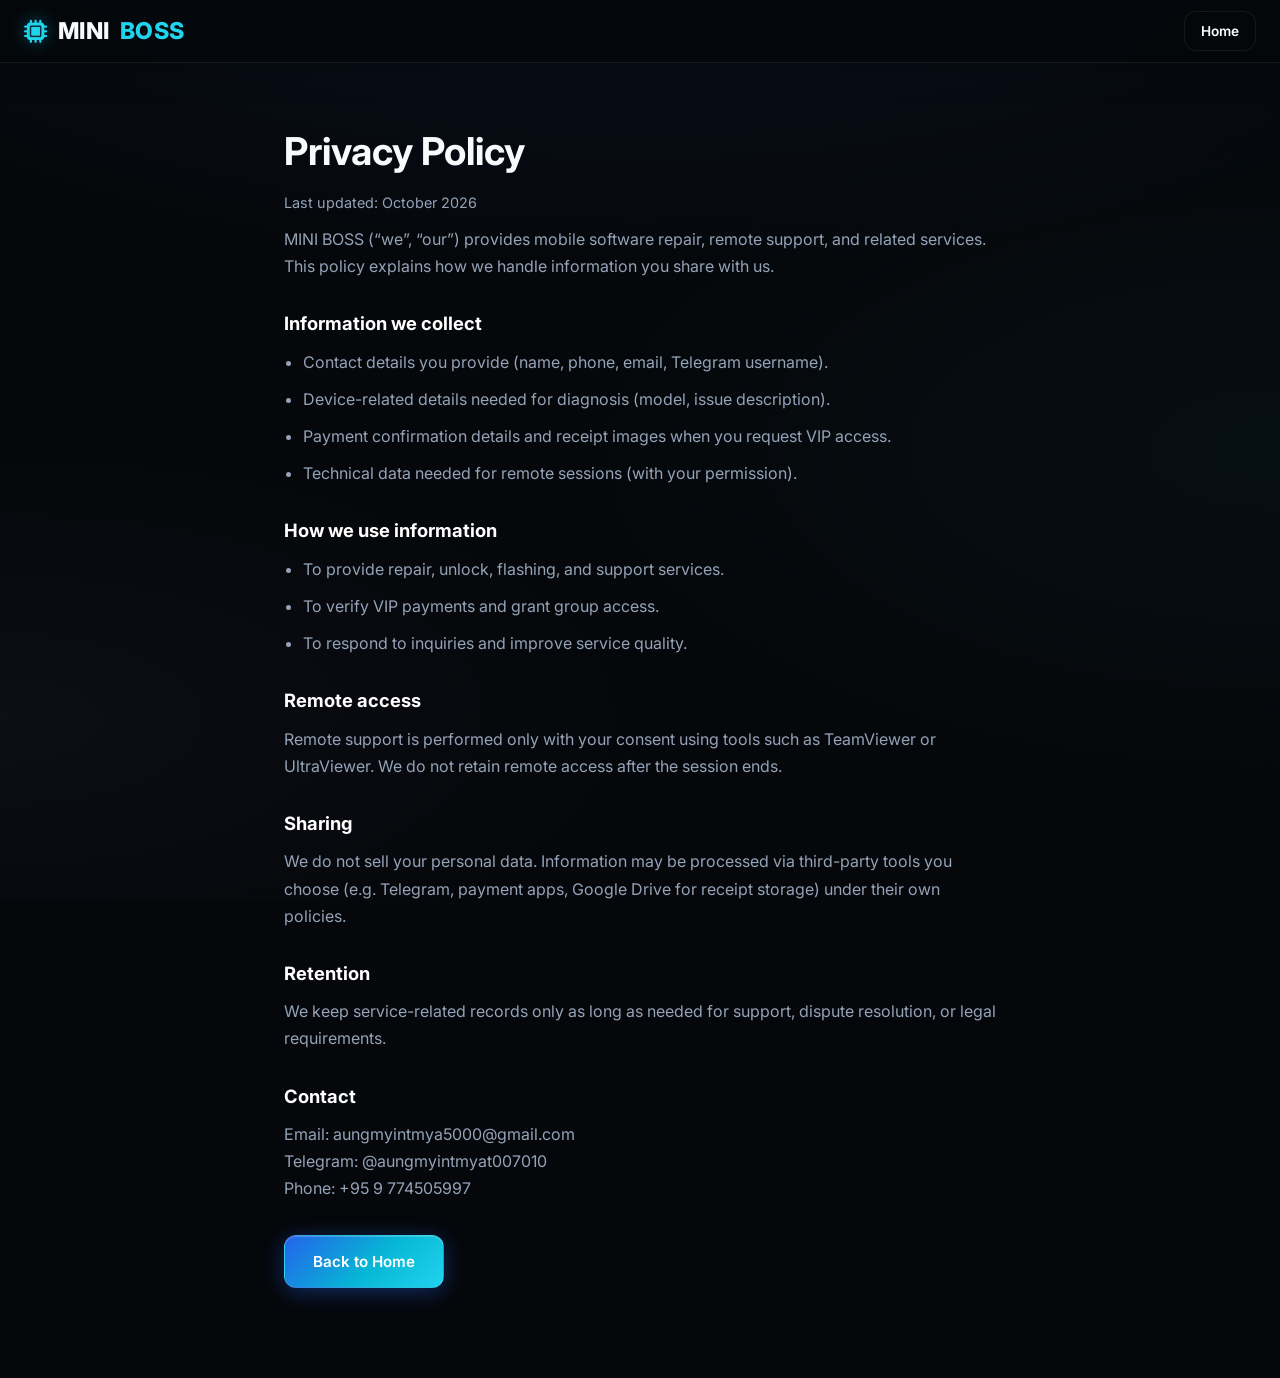
<file: MINI-BOSS-WEB/privacy.html>
<!DOCTYPE html>
<html lang="en">
<head>
    <meta charset="UTF-8">
    <meta name="viewport" content="width=device-width, initial-scale=1.0">
    <meta name="theme-color" content="#05070A">
    <meta name="description" content="Privacy Policy for MINI BOSS mobile repair and remote support services.">
    <title>Privacy Policy | MINI BOSS</title>
    <link rel="icon" href="favicon.svg" type="image/svg+xml">
    <link href="https://fonts.googleapis.com/css2?family=Inter:wght@400;600;700;800&display=swap" rel="stylesheet">
    <link rel="stylesheet" href="style.css">
    <link rel="stylesheet" href="https://cdnjs.cloudflare.com/ajax/libs/font-awesome/6.4.0/css/all.min.css">
</head>
<body>
    <nav class="navbar scrolled" id="navbar">
        <div class="container nav-container">
            <a href="index.html" class="logo"><i class="fa-solid fa-microchip"></i> MINI <span>BOSS</span></a>
            <a href="index.html" class="btn btn-outline" style="padding:8px 16px;font-size:0.85rem;">Home</a>
        </div>
    </nav>
    <section class="legal-page">
        <div class="container legal-content">
            <h1>Privacy Policy</h1>
            <p class="legal-updated">Last updated: October 2026</p>
            <p>MINI BOSS (“we”, “our”) provides mobile software repair, remote support, and related services. This policy explains how we handle information you share with us.</p>
            <h2>Information we collect</h2>
            <ul>
                <li>Contact details you provide (name, phone, email, Telegram username).</li>
                <li>Device-related details needed for diagnosis (model, issue description).</li>
                <li>Payment confirmation details and receipt images when you request VIP access.</li>
                <li>Technical data needed for remote sessions (with your permission).</li>
            </ul>
            <h2>How we use information</h2>
            <ul>
                <li>To provide repair, unlock, flashing, and support services.</li>
                <li>To verify VIP payments and grant group access.</li>
                <li>To respond to inquiries and improve service quality.</li>
            </ul>
            <h2>Remote access</h2>
            <p>Remote support is performed only with your consent using tools such as TeamViewer or UltraViewer. We do not retain remote access after the session ends.</p>
            <h2>Sharing</h2>
            <p>We do not sell your personal data. Information may be processed via third-party tools you choose (e.g. Telegram, payment apps, Google Drive for receipt storage) under their own policies.</p>
            <h2>Retention</h2>
            <p>We keep service-related records only as long as needed for support, dispute resolution, or legal requirements.</p>
            <h2>Contact</h2>
            <p>Email: aungmyintmya5000@gmail.com<br>Telegram: @aungmyintmyat007010<br>Phone: +95 9 774505997</p>
            <p style="margin-top:32px;"><a href="index.html" class="btn btn-primary">Back to Home</a></p>
        </div>
    </section>
</body>
</html>
</file>
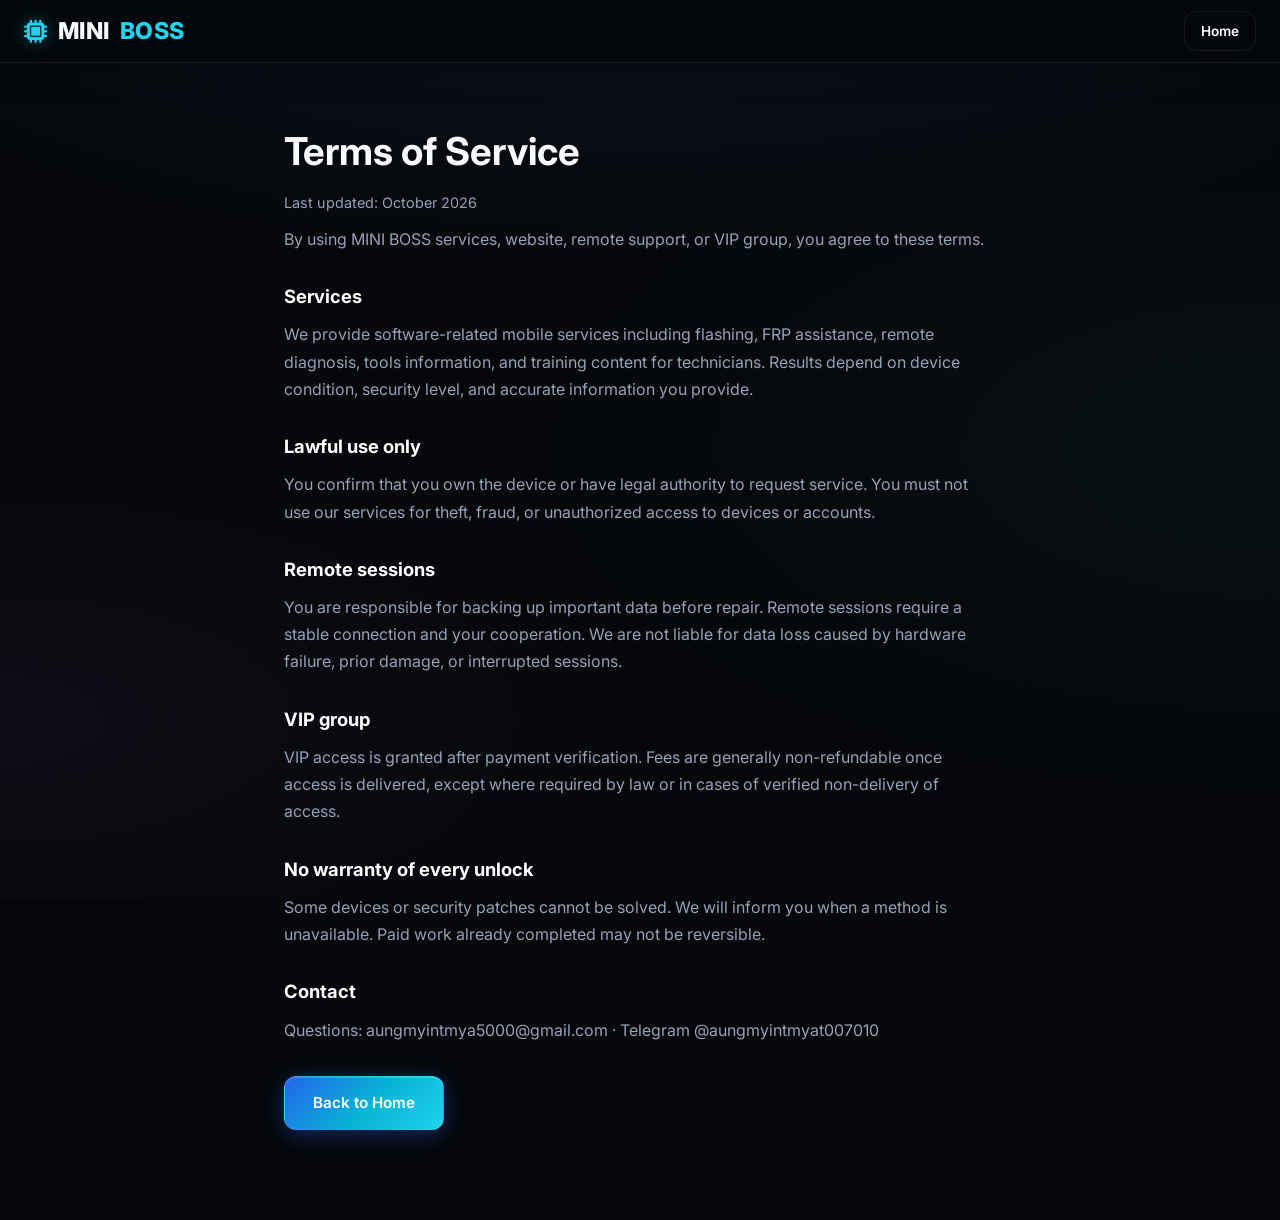
<file: MINI-BOSS-WEB/terms.html>
<!DOCTYPE html>
<html lang="en">
<head>
    <meta charset="UTF-8">
    <meta name="viewport" content="width=device-width, initial-scale=1.0">
    <meta name="theme-color" content="#05070A">
    <meta name="description" content="Terms of Service for MINI BOSS mobile repair, remote support, and VIP group.">
    <title>Terms of Service | MINI BOSS</title>
    <link rel="icon" href="favicon.svg" type="image/svg+xml">
    <link href="https://fonts.googleapis.com/css2?family=Inter:wght@400;600;700;800&display=swap" rel="stylesheet">
    <link rel="stylesheet" href="style.css">
    <link rel="stylesheet" href="https://cdnjs.cloudflare.com/ajax/libs/font-awesome/6.4.0/css/all.min.css">
</head>
<body>
    <nav class="navbar scrolled" id="navbar">
        <div class="container nav-container">
            <a href="index.html" class="logo"><i class="fa-solid fa-microchip"></i> MINI <span>BOSS</span></a>
            <a href="index.html" class="btn btn-outline" style="padding:8px 16px;font-size:0.85rem;">Home</a>
        </div>
    </nav>
    <section class="legal-page">
        <div class="container legal-content">
            <h1>Terms of Service</h1>
            <p class="legal-updated">Last updated: October 2026</p>
            <p>By using MINI BOSS services, website, remote support, or VIP group, you agree to these terms.</p>
            <h2>Services</h2>
            <p>We provide software-related mobile services including flashing, FRP assistance, remote diagnosis, tools information, and training content for technicians. Results depend on device condition, security level, and accurate information you provide.</p>
            <h2>Lawful use only</h2>
            <p>You confirm that you own the device or have legal authority to request service. You must not use our services for theft, fraud, or unauthorized access to devices or accounts.</p>
            <h2>Remote sessions</h2>
            <p>You are responsible for backing up important data before repair. Remote sessions require a stable connection and your cooperation. We are not liable for data loss caused by hardware failure, prior damage, or interrupted sessions.</p>
            <h2>VIP group</h2>
            <p>VIP access is granted after payment verification. Fees are generally non-refundable once access is delivered, except where required by law or in cases of verified non-delivery of access.</p>
            <h2>No warranty of every unlock</h2>
            <p>Some devices or security patches cannot be solved. We will inform you when a method is unavailable. Paid work already completed may not be reversible.</p>
            <h2>Contact</h2>
            <p>Questions: aungmyintmya5000@gmail.com · Telegram @aungmyintmyat007010</p>
            <p style="margin-top:32px;"><a href="index.html" class="btn btn-primary">Back to Home</a></p>
        </div>
    </section>
</body>
</html>
</file>
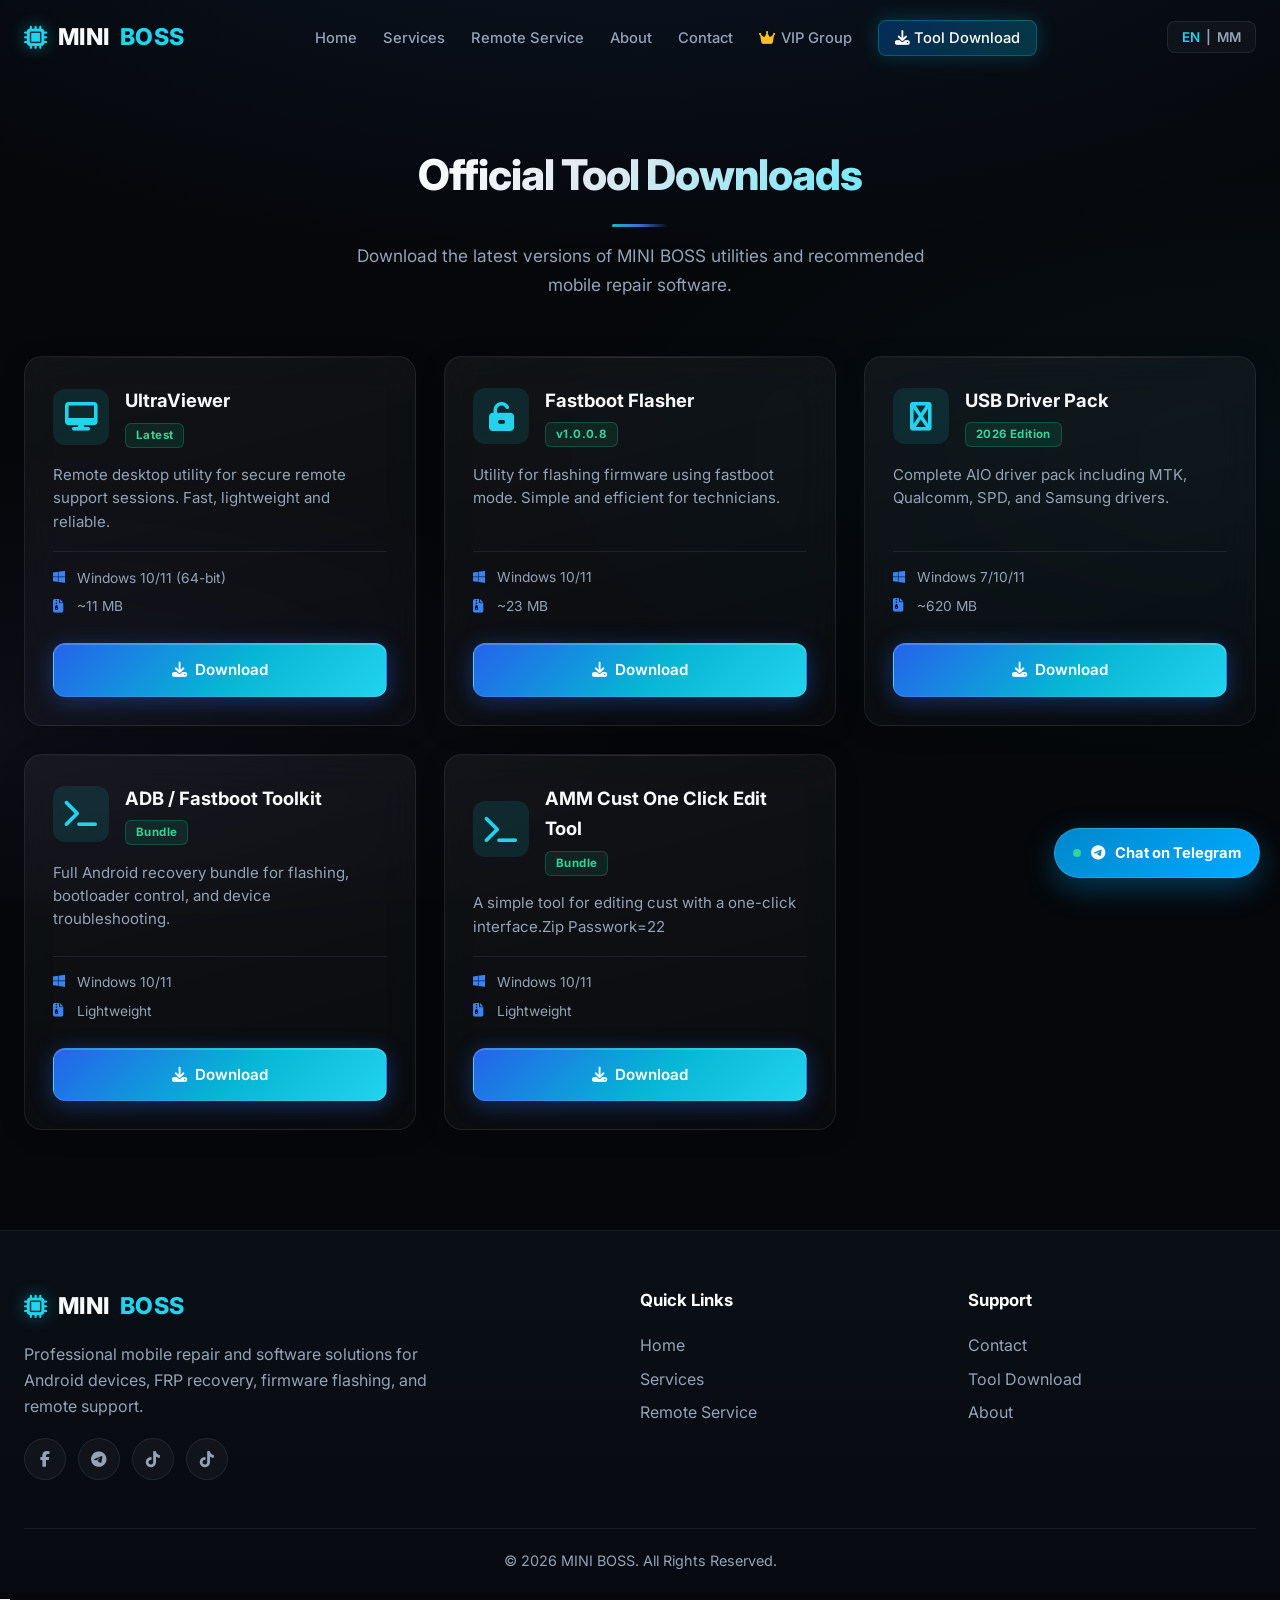
<file: MINI-BOSS-WEB/tool_download.html>
<!DOCTYPE html>
<html lang="en">
<head>
    <meta charset="UTF-8">
    <meta name="viewport" content="width=device-width, initial-scale=1.0">
    <meta name="theme-color" content="#05070A">
    <meta name="description" content="Download official MINI BOSS mobile repair tools - UltraViewer, Fastboot Flasher, USB Driver Pack, ADB Toolkit.">
    <meta property="og:title" content="Tool Downloads | MINI BOSS">
    <meta property="og:description" content="Download official MINI BOSS utilities and recommended software for mobile repair technicians.">
    <meta property="og:type" content="website">
    <link rel="icon" href="favicon.svg" type="image/svg+xml">
    <link rel="manifest" href="site.webmanifest">
    <title>Tool Downloads | MINI BOSS</title>
    <link rel="preconnect" href="https://fonts.googleapis.com">
    <link rel="preconnect" href="https://fonts.gstatic.com" crossorigin>
    <link href="https://fonts.googleapis.com/css2?family=Inter:wght@300;400;500;600;700;800&display=swap" rel="stylesheet">
    <link rel="stylesheet" href="style.css">
    <link rel="stylesheet" href="https://cdnjs.cloudflare.com/ajax/libs/font-awesome/6.4.0/css/all.min.css">
</head>
<body>

    <div class="page-loader" id="page-loader" aria-hidden="true">
        <div class="page-loader-inner">
            <div class="page-loader-spin"></div>
            <div class="page-loader-text">MINI BOSS</div>
        </div>
    </div>


    <nav class="navbar" id="navbar">
        <div class="container nav-container">
            <a href="index.html" class="logo">
                <i class="fa-solid fa-microchip"></i> MINI <span>BOSS</span>
            </a>
            
            <ul class="nav-links" id="nav-links">
                <li><a href="index.html#home" data-i18n="nav-home">Home</a></li>
                <li><a href="index.html#services" data-i18n="nav-services">Services</a></li>
                <li><a href="index.html#remote-service" data-i18n="nav-remote">Remote Service</a></li>
                <li><a href="index.html#about" data-i18n="nav-about">About</a></li>
                <li><a href="index.html#contact" data-i18n="nav-contact">Contact</a></li>
                <li><a href="paidGp.html"><i class="fa-solid fa-crown" style="color: #fbbf24; margin-right: 5px;"></i><span data-i18n="nav-vip-group">VIP Group</span></a></li>
                <li>
                    <a href="tool_download.html" class="nav-btn-download active">
                        <i class="fa-solid fa-download"></i> <span data-i18n="nav-tools-download">Tool Download</span>
                    </a>
                </li>
            </ul>

            <div class="nav-actions">
                <button id="lang-switch" class="lang-switch" title="Change Language" aria-label="Switch language">
                    <span id="lang-en" class="active">EN</span> | <span id="lang-mm">MM</span>
                </button>
                <button type="button" class="hamburger" id="hamburger" aria-label="Menu" aria-expanded="false" aria-controls="nav-links">
                    <i class="fa-solid fa-bars" aria-hidden="true"></i>
                </button>
            </div>
        </div>
    </nav>

    <section id="downloads" style="padding-top: 140px; min-height: 80vh;">
        <div class="container">
            <div class="section-header reveal">
                <h2 data-i18n="dl-title">Official Tool Downloads</h2>
                <p data-i18n="dl-desc">Download the latest versions of MINI BOSS utilities and recommended mobile repair software.</p>
            </div>

            <div class="tools-grid">
                <!-- Tool 1 -->
                <div class="glass-card tool-card reveal">
                    <div class="tool-header">
                        <i class="fa-solid fa-desktop"></i>
                        <div>
                            <h3>UltraViewer</h3>
                            <span class="tool-version">Latest</span>
                        </div>
                    </div>
                    <p data-i18n="t1-desc">Remote desktop utility for secure remote support sessions. Fast, lightweight and reliable.</p>
                    <div class="tool-reqs">
                        <p><i class="fa-brands fa-windows"></i> Windows 10/11 (64-bit)</p>
                        <p><i class="fa-solid fa-file-zipper"></i> ~11 MB</p>
                    </div>
                    <div class="tool-actions">
                        <a href="https://drive.google.com/drive/folders/1EA19clWNrMHspQih1Ef8JbNtmqDVqx4-?usp=sharing" class="btn btn-primary" target="_blank" rel="noopener noreferrer">
                            <i class="fa-solid fa-download"></i> <span data-i18n="dl-btn">Download</span>
                        </a>
                    </div>
                </div>

                <!-- Tool 2 -->
                <div class="glass-card tool-card reveal">
                    <div class="tool-header">
                        <i class="fa-solid fa-unlock-keyhole"></i>
                        <div>
                            <h3>Fastboot Flasher</h3>
                            <span class="tool-version">v1.0.0.8</span>
                        </div>
                    </div>
                    <p data-i18n="t2-desc">Utility for flashing firmware using fastboot mode. Simple and efficient for technicians.</p>
                    <div class="tool-reqs">
                        <p><i class="fa-brands fa-windows"></i> Windows 10/11</p>
                        <p><i class="fa-solid fa-file-zipper"></i> ~23 MB</p>
                    </div>
                    <div class="tool-actions">
                        <a href="https://drive.google.com/file/d/1JqTCHB9TM5DeiuRYdInF22KR9sLW5xVh/view?usp=drive_link" class="btn btn-primary" target="_blank" rel="noopener noreferrer">
                            <i class="fa-solid fa-download"></i> <span data-i18n="dl-btn">Download</span>
                        </a>
                    </div>
                </div>

                <!-- Tool 3 -->
                <div class="glass-card tool-card reveal">
                    <div class="tool-header">
                        <i class="fa-solid fa-usb"></i>
                        <div>
                            <h3>USB Driver Pack</h3>
                            <span class="tool-version">2026 Edition</span>
                        </div>
                    </div>
                    <p data-i18n="t3-desc">Complete AIO driver pack including MTK, Qualcomm, SPD, and Samsung drivers.</p>
                    <div class="tool-reqs">
                        <p><i class="fa-brands fa-windows"></i> Windows 7/10/11</p>
                        <p><i class="fa-solid fa-file-zipper"></i> ~620 MB</p>
                    </div>
                    <div class="tool-actions">
                        <a href="https://drive.usercontent.google.com/download?id=1LViqPc_YIG6mBIlIowXWqfDy5VWRBSjO&export=download&authuser=0" class="btn btn-primary" target="_blank" rel="noopener noreferrer">
                            <i class="fa-solid fa-download"></i> <span data-i18n="dl-btn">Download</span>
                        </a>
                    </div>
                </div>

                <!-- Tool 4 -->
                <div class="glass-card tool-card reveal">
                    <div class="tool-header">
                        <i class="fa-solid fa-terminal"></i>
                        <div>
                            <h3>ADB / Fastboot Toolkit</h3>
                            <span class="tool-version">Bundle</span>
                        </div>
                    </div>
                    <p data-i18n="t4-desc">Full Android recovery bundle for flashing, bootloader control, and device troubleshooting.</p>
                    <div class="tool-reqs">
                        <p><i class="fa-brands fa-windows"></i> Windows 10/11</p>
                        <p><i class="fa-solid fa-file-zipper"></i> Lightweight</p>
                    </div>
                    <div class="tool-actions">
                        <a href="https://drive.google.com/file/d/1pID65OhNu60FXs9Dh9DIZEDWGaY_r8_A/view?usp=drive_link" class="btn btn-primary" target="_blank" rel="noopener noreferrer">
                            <i class="fa-solid fa-download"></i> <span data-i18n="dl-btn">Download</span>
                        </a>
                    </div>
                </div>

                <!-- Tool 5 -->
                <div class="glass-card tool-card reveal">
                    <div class="tool-header">
                        <i class="fa-solid fa-terminal"></i>
                        <div>
                            <h3>AMM Cust One Click Edit Tool  </h3>
                            <span class="tool-version">Bundle</span>
                        </div>
                    </div>
                    <p data-i18n="t5-desc">A simple tool for editing cust with a one-click interface.Zip Passwork=22</p>
                    <div class="tool-reqs">
                        <p><i class="fa-brands fa-windows"></i> Windows 10/11</p>
                        <p><i class="fa-solid fa-file-zipper"></i> Lightweight</p>
                    </div>
                    <div class="tool-actions">
                        <a href="https://drive.google.com/file/d/1jXN_q5QwCoCx3zHz12So9HGcDmQ5rUTW/view?usp=sharing" class="btn btn-primary" target="_blank" rel="noopener noreferrer">
                            <i class="fa-solid fa-download"></i> <span data-i18n="dl-btn">Download</span>
                        </a>
                    </div>
                </div>
            </div>
        </div>
    </section>

    <footer>
        <div class="container">
            <div class="footer-grid">
                <div>
                    <a href="index.html" class="logo" style="margin-bottom: 15px; display: inline-flex;">
                        <i class="fa-solid fa-microchip"></i> MINI <span>BOSS</span>
                    </a>
                    <p data-i18n="footer-text" style="color: var(--text-muted); max-width: 420px;">Professional mobile repair and software solutions for Android devices, FRP recovery, firmware flashing, and remote support.</p>
                    <div class="social-icons">
                        <a href="https://www.facebook.com/aungmyintmyat007010" aria-label="Facebook"><i class="fa-brands fa-facebook-f"></i></a>
                        <a href="https://t.me/aungmyintmyat007010" aria-label="Telegram"><i class="fa-brands fa-telegram"></i></a>
                        <a href="https://www.tiktok.com/@aung_myint_myat_007?_r=1&amp;_t=ZS-9ANBiFxHVeX" aria-label="Aung Myint Myat on TikTok"><i class="fa-brands fa-tiktok"></i></a>
                        <a href="https://www.tiktok.com/@myominthu.ga?_r=1&amp;_t=ZS-9ANBpBIBcij" aria-label="Myo on TikTok"><i class="fa-brands fa-tiktok"></i></a>
                    </div>
                </div>

                <div>
                    <h4 data-i18n="footer-links-title">Quick Links</h4>
                    <ul>
                        <li><a href="index.html#home">Home</a></li>
                        <li><a href="index.html#services">Services</a></li>
                        <li><a href="index.html#remote-service">Remote Service</a></li>
                    </ul>
                </div>

                <div>
                    <h4 data-i18n="footer-support-title">Support</h4>
                    <ul>
                        <li><a href="index.html#contact">Contact</a></li>
                        <li><a href="tool_download.html">Tool Download</a></li>
                        <li><a href="index.html#about">About</a></li>
                    </ul>
                </div>
            </div>

            <div class="footer-bottom">
                <p>&copy; 2026 MINI BOSS. All Rights Reserved.</p>
            </div>
        </div>
    </footer>

    
    <button type="button" class="back-to-top" id="back-to-top" aria-label="Back to top">
        <i class="fa-solid fa-arrow-up" aria-hidden="true"></i>
    </button>

    <div class="float-contact">
        <a class="float-contact-btn" href="https://t.me/aungmyintmyat007010" target="_blank" rel="noopener noreferrer" aria-label="Chat on Telegram">
            <span class="online-dot" aria-hidden="true"></span>
            <i class="fa-brands fa-telegram" aria-hidden="true"></i>
            <span class="float-contact-label">Chat on Telegram</span>
        </a>
    </div>


    <script>
        document.addEventListener('DOMContentLoaded', () => {
            const translations = {
                en: {
                    "nav-home": "Home",
                    "nav-services": "Services",
                    "nav-remote": "Remote Service",
                    "nav-about": "About",
                    "nav-contact": "Contact",
                    "nav-vip-group": "VIP Group",
                    "nav-tools-download": "Tool Download",
                    "footer-text": "Professional mobile repair and software solutions for Android devices, FRP recovery, firmware flashing, and remote support.",
                    "footer-links-title": "Quick Links",
                    "footer-support-title": "Support",
                    "dl-title": "Official Tool Downloads",
                    "dl-desc": "Download the latest versions of MINI BOSS utilities and recommended mobile repair software.",
                    "t1-desc": "Remote desktop utility for secure remote support sessions. Fast, lightweight and reliable.",
                    "t2-desc": "Utility for flashing firmware using fastboot mode. Simple and efficient for technicians.",
                    "t3-desc": "Complete AIO driver pack including MTK, Qualcomm, SPD, and Samsung drivers.",
                    "t4-desc": "Full Android recovery bundle for flashing, bootloader control, and device troubleshooting.",
                    "t5-desc": "A simple tool for editing cust with a one-click interface.Zip Passwork=22",
                    "dl-btn": "Download"
                },
                mm: {
                    "nav-home": "ပင်မစာမျက်နှာ",
                    "nav-services": "ဝန်ဆောင်မှုများ",
                    "nav-remote": "Remote Services",
                    "nav-about": "အကြောင်း",
                    "nav-contact": "ဆက်သွယ်ရန်",
                    "nav-vip-group": "VIP ဂရု",
                    "nav-tools-download": "Tool ဒေါင်းလုဒ်",
                    "footer-text": "Android ဖုန်းများအတွက် FRP Recovery၊ Firmware Flashing နှင့် Remote Support တို့အတွက် ကျွမ်းကျင်သော မိုဘိုင်းပြုပြင်ရေးနှင့် ဆော့ဖ်ဝဲလ်ဖြေရှင်းချက်များ။",
                    "footer-links-title": "အမြန်လင့်များ",
                    "footer-support-title": "ပံ့ပိုးကူညီမှု",
                    "dl-title": "Tool ဒေါင်းလုဒ်များ",
                    "dl-desc": "MINI BOSS ၏ နောက်ဆုံးထွက် Tool များနှင့် အခြားလိုအပ်သော ဆော့ဖ်ဝဲလ်များကို ဒေါင်းလုဒ်ရယူနိုင်ပါသည်။",
                    "t1-desc": "Remote support အတွက် လုံခြုံသော Desktop utility။ မြန်ဆန်၊ ပေါ့ပါးပြီး ယုံကြည်ရပါသည်။",
                    "t2-desc": "Fastboot mode ဖြင့် Firmware ရေးရန် Utility။ နည်းပညာရှင်များအတွက် ရိုးရှင်းပြီး ထိရောက်ပါသည်။",
                    "t3-desc": "MTK, Qualcomm, SPD နှင့် Samsung Driver များ အစုံအလင်ပါဝင်သော Pack။",
                    "t4-desc": "Flashing, Bootloader ထိန်းချုပ်ခြင်းနှင့် ဖုန်းပြဿနာဖြေရှင်းရန် Android recovery bundle အပြည့်အစုံ။",
                    "t5-desc": "A simple tool for editing cust with a one-click interface.Zip Passwork=22",
                    "dl-btn": "ဒေါင်းလုဒ်"
                }
            };

            let currentLang = localStorage.getItem('miniboss_lang') || 'en';
            const langSwitchBtn = document.getElementById('lang-switch');
            const langEn = document.getElementById('lang-en');
            const langMm = document.getElementById('lang-mm');
            const navMenu = document.getElementById('nav-links');
            const hamburger = document.getElementById('hamburger');
            const navbar = document.getElementById('navbar');

            function updateNavbarState() {
                if (navbar) navbar.classList.toggle('scrolled', window.scrollY > 20);
            }

            window.addEventListener('scroll', updateNavbarState, { passive: true });
            updateNavbarState();

            function applyLanguage(lang) {
                const dict = translations[lang];
                document.querySelectorAll('[data-i18n]').forEach(el => {
                    const key = el.getAttribute('data-i18n');
                    if (dict[key]) el.textContent = dict[key];
                });
                if (langEn && langMm) {
                    langEn.classList.toggle('active', lang === 'en');
                    langMm.classList.toggle('active', lang === 'mm');
                }
                localStorage.setItem('miniboss_lang', lang);
                currentLang = lang;
                document.documentElement.lang = lang === 'mm' ? 'my' : 'en';
            }

            if (langSwitchBtn) {
                applyLanguage(currentLang);
                langSwitchBtn.addEventListener('click', () => {
                    applyLanguage(currentLang === 'en' ? 'mm' : 'en');
                });
            }

            if (hamburger && navMenu) {
                hamburger.addEventListener('click', () => {
                    const open = navMenu.classList.toggle('mobile-active');
                    hamburger.setAttribute('aria-expanded', open ? 'true' : 'false');
                });
            }

            document.querySelectorAll('.nav-links a').forEach(link => {
                link.addEventListener('click', () => {
                    if (navMenu) {
                        navMenu.classList.remove('mobile-active');
                        if (hamburger) hamburger.setAttribute('aria-expanded', 'false');
                    }
                });
            });

            const revealElements = document.querySelectorAll('.reveal');
            setTimeout(() => {
                revealElements.forEach(el => el.classList.add('active'));
            }, 80);
        
            
            const btt = document.getElementById('back-to-top');
            if (btt) {
                window.addEventListener('scroll', () => btt.classList.toggle('show', window.scrollY > 500), { passive: true });
                btt.addEventListener('click', () => window.scrollTo({ top: 0, behavior: 'smooth' }));
            }

            window.addEventListener('load', () => {
                const loader = document.getElementById('page-loader');
                if (loader) setTimeout(() => loader.classList.add('hide'), 200);
            });

        });
    </script>
</body>
</html>
</file>
<file: MINI-BOSS-WEB/style.css>
:root {
    --bg-primary: #05070A;
    --bg-secondary: #0A0F16;
    --bg-card: rgba(14, 22, 34, 0.9);
    --accent-cyan: #22d3ee;
    --accent-blue: #3b82f6;
    --accent-orange: #fb923c;
    --accent-gold: #fbbf24;
    --accent-violet: #a78bfa;
    --text-main: #f8fafc;
    --text-muted: #94a3b8;
    --success: #34d399;
    --glass-bg: rgba(255, 255, 255, 0.035);
    --glass-border: rgba(148, 163, 184, 0.12);
    --glass-hover: rgba(255, 255, 255, 0.055);
    --shadow-glow: 0 0 32px rgba(34, 211, 238, 0.18);
    --shadow-card: 0 20px 50px rgba(0, 0, 0, 0.45);
    --transition: all 0.35s cubic-bezier(0.22, 1, 0.36, 1);
    --transition-fast: all 0.2s cubic-bezier(0.22, 1, 0.36, 1);
    --radius: 18px;
    --radius-sm: 12px;
    --ease-out-expo: cubic-bezier(0.16, 1, 0.3, 1);
    --ease-spring: cubic-bezier(0.34, 1.56, 0.64, 1);
}

*,
*::before,
*::after {
    margin: 0;
    padding: 0;
    box-sizing: border-box;
}

html {
    scroll-behavior: smooth;
    scrollbar-width: thin;
    scrollbar-color: rgba(0, 229, 255, 0.35) transparent;
}

::-webkit-scrollbar {
    width: 8px;
    height: 8px;
}

::-webkit-scrollbar-track {
    background: transparent;
}

::-webkit-scrollbar-thumb {
    background: linear-gradient(180deg, rgba(0, 119, 255, 0.5), rgba(0, 229, 255, 0.4));
    border-radius: 10px;
    border: 2px solid transparent;
    background-clip: padding-box;
}

::-webkit-scrollbar-thumb:hover {
    background: linear-gradient(180deg, rgba(0, 119, 255, 0.75), rgba(0, 229, 255, 0.65));
    background-clip: padding-box;
}

::selection {
    background: rgba(0, 229, 255, 0.3);
    color: #fff;
}

:focus-visible {
    outline: 2px solid var(--accent-cyan);
    outline-offset: 3px;
}

a:focus-visible,
button:focus-visible,
.btn:focus-visible {
    outline: 2px solid var(--accent-cyan);
    outline-offset: 3px;
}

body {
    font-family: 'Inter', system-ui, -apple-system, BlinkMacSystemFont, sans-serif;
    background-color: var(--bg-primary);
    background-image:
        radial-gradient(ellipse 80% 50% at 50% -20%, rgba(59, 130, 246, 0.12), transparent),
        radial-gradient(ellipse 60% 40% at 100% 50%, rgba(34, 211, 238, 0.04), transparent),
        radial-gradient(ellipse 50% 30% at 0% 80%, rgba(167, 139, 250, 0.05), transparent);
    background-attachment: fixed;
    color: var(--text-main);
    line-height: 1.65;
    overflow-x: hidden;
    -webkit-font-smoothing: antialiased;
    -moz-osx-font-smoothing: grayscale;
    text-rendering: optimizeLegibility;
}

a {
    text-decoration: none;
    color: inherit;
    transition: color 0.25s ease;
}

ul {
    list-style: none;
}

button,
input,
textarea {
    font-family: inherit;
    outline: none;
    border: none;
}

img {
    max-width: 100%;
    height: auto;
    display: block;
}

.container {
    max-width: 1280px;
    margin: 0 auto;
    padding: 0 24px;
}

/* ========== SECTION HEADER ========== */
.section-header {
    text-align: center;
    margin-bottom: 56px;
}

.section-header h2 {
    font-size: clamp(1.9rem, 4vw, 2.65rem);
    font-weight: 800;
    margin-bottom: 14px;
    letter-spacing: -0.025em;
    background: linear-gradient(135deg, #ffffff 0%, #e2e8f0 40%, #67e8f9 100%);
    background-clip: text;
    -webkit-background-clip: text;
    -webkit-text-fill-color: transparent;
    position: relative;
    display: inline-block;
}

.section-header h2::after {
    content: '';
    display: block;
    width: 56px;
    height: 3px;
    margin: 14px auto 0;
    border-radius: 999px;
    background: linear-gradient(90deg, var(--accent-cyan), var(--accent-blue), transparent);
    opacity: 0.85;
}

.section-header[style*="text-align: left"] h2::after,
.section-header[style*="text-align:left"] h2::after {
    margin-left: 0;
}

.section-header p {
    color: var(--text-muted);
    font-size: 1.08rem;
    max-width: 620px;
    margin: 0 auto;
    line-height: 1.7;
}

/* ========== GLASS CARD ========== */
.glass-card {
    background: linear-gradient(165deg, rgba(255, 255, 255, 0.05) 0%, rgba(255, 255, 255, 0.02) 100%);
    border: 1px solid var(--glass-border);
    backdrop-filter: blur(20px) saturate(1.15);
    -webkit-backdrop-filter: blur(20px) saturate(1.15);
    border-radius: var(--radius);
    padding: 28px;
    transition: var(--transition);
    position: relative;
    overflow: hidden;
    box-shadow: 0 4px 24px rgba(0, 0, 0, 0.2);
}

.glass-card::before {
    content: '';
    position: absolute;
    top: 0;
    left: 0;
    right: 0;
    height: 1px;
    background: linear-gradient(90deg, transparent, rgba(255, 255, 255, 0.22), transparent);
    opacity: 0.55;
    transition: opacity 0.4s ease;
}

.glass-card:hover {
    transform: translateY(-7px);
    border-color: rgba(34, 211, 238, 0.35);
    box-shadow: var(--shadow-glow), 0 24px 56px rgba(0, 0, 0, 0.35);
    background: linear-gradient(165deg, rgba(255, 255, 255, 0.07) 0%, rgba(34, 211, 238, 0.04) 100%);
}

.glass-card:hover::before {
    opacity: 1;
}

/* ========== EXPERT ADMINS ========== */
.admins-section {
    padding: 64px 0;
}

.admins-grid {
    display: grid;
    grid-template-columns: repeat(2, minmax(0, 1fr));
    gap: 28px;
    max-width: 900px;
    margin: 0 auto;
}

/* Admin card entrance */
.admin-card.reveal {
    opacity: 0;
    transform: translateY(48px) scale(0.9);
    transition:
        opacity 0.85s var(--ease-out-expo),
        transform 0.85s var(--ease-out-expo),
        border-color 0.35s ease,
        box-shadow 0.35s ease,
        background 0.35s ease;
}

.admin-card.reveal.active {
    opacity: 1;
    transform: translateY(0) scale(1);
}

.admins-grid .admin-card.reveal:nth-child(1) {
    transition-delay: 0.1s;
}

.admins-grid .admin-card.reveal:nth-child(2) {
    transition-delay: 0.28s;
}

.admin-card {
    display: flex;
    flex-direction: column;
    align-items: center;
    padding: 40px 28px 36px;
    text-align: center;
    overflow: visible !important; /* rings extend outside */
}

.admins-section,
.admins-grid {
    overflow: visible;
}

/* Keep rings animating even before reveal finishes */
.admin-card.reveal .admin-ring,
.admin-card.reveal .admin-avatar-wrap::before,
.admin-card.reveal .admin-avatar-wrap::after,
.admin-card.reveal .admin-avatar {
    /* animations defined on elements themselves */
}

/* Avoid glass-card hover transform fighting entrance */
.admin-card.glass-card:hover {
    transform: translateY(-6px) scale(1);
}

.admin-card.reveal:not(.active) {
    /* still allow rings to be painted once partially visible */
}

.admin-card.reveal.active.glass-card:hover {
    transform: translateY(-6px) scale(1);
}

/* Avatar ring wrapper */
.admin-avatar-wrap {
    position: relative;
    width: 180px;
    height: 180px;
    margin-bottom: 24px;
    display: flex;
    align-items: center;
    justify-content: center;
}

/* Soft ambient glow behind everything */
.admin-avatar-wrap::before {
    content: '';
    position: absolute;
    inset: -18px;
    border-radius: 50%;
    background: radial-gradient(
        circle,
        rgba(34, 211, 238, 0.28) 0%,
        rgba(59, 130, 246, 0.12) 40%,
        transparent 68%
    );
    animation: adminGlowBreathe 3.5s ease-in-out infinite;
    z-index: 0;
    pointer-events: none;
}

/* Outer dashed pulse orbit */
.admin-avatar-wrap::after {
    content: '';
    position: absolute;
    inset: -6px;
    border-radius: 50%;
    border: 1.5px dashed rgba(34, 211, 238, 0.35);
    animation: adminRingSpin 12s linear infinite, adminRingPulse 2.8s ease-in-out infinite;
    z-index: 0;
    pointer-events: none;
}

/* Main spinning gradient ring (thin annulus) */
.admin-ring {
    position: absolute;
    border-radius: 50%;
    pointer-events: none;
    z-index: 1;
}

.admin-ring-main {
    inset: 0;
    background: conic-gradient(
        from 0deg,
        transparent 0deg,
        #22d3ee 40deg,
        #3b82f6 90deg,
        #a78bfa 140deg,
        #f472b6 180deg,
        #22d3ee 220deg,
        transparent 280deg,
        transparent 360deg
    );
    -webkit-mask: radial-gradient(farthest-side, transparent calc(100% - 3.5px), #000 calc(100% - 2.5px));
    mask: radial-gradient(farthest-side, transparent calc(100% - 3.5px), #000 calc(100% - 2.5px));
    animation: adminRingSpin 3.2s linear infinite;
    filter: drop-shadow(0 0 6px rgba(34, 211, 238, 0.55)) drop-shadow(0 0 14px rgba(167, 139, 250, 0.35));
}

/* Secondary ring — opposite direction, thinner accents */
.admin-ring-second {
    inset: 5px;
    background: conic-gradient(
        from 180deg,
        transparent 0deg,
        rgba(251, 191, 36, 0.9) 25deg,
        transparent 70deg,
        rgba(34, 211, 238, 0.85) 110deg,
        transparent 160deg,
        rgba(244, 114, 182, 0.8) 200deg,
        transparent 260deg
    );
    -webkit-mask: radial-gradient(farthest-side, transparent calc(100% - 2.5px), #000 calc(100% - 1.5px));
    mask: radial-gradient(farthest-side, transparent calc(100% - 2.5px), #000 calc(100% - 1.5px));
    animation: adminRingSpinReverse 5s linear infinite;
    filter: drop-shadow(0 0 4px rgba(251, 191, 36, 0.4));
    opacity: 0.9;
}

/* Sparkle dots on the ring path */
.admin-ring-spark {
    inset: -2px;
    background:
        radial-gradient(circle at 50% 0%, #fff 0 1.5px, transparent 2.5px),
        radial-gradient(circle at 100% 50%, #67e8f9 0 1.2px, transparent 2.2px),
        radial-gradient(circle at 50% 100%, #c4b5fd 0 1.3px, transparent 2.3px),
        radial-gradient(circle at 0% 50%, #fde68a 0 1.1px, transparent 2px);
    animation: adminRingSpin 4.5s linear infinite;
    opacity: 0.85;
}

.admin-avatar {
    position: relative;
    z-index: 2;
    width: 152px;
    height: 152px;
    border: 3px solid rgba(5, 7, 10, 0.95);
    border-radius: 50%;
    object-fit: cover;
    box-shadow:
        0 0 0 2px rgba(34, 211, 238, 0.25),
        0 0 28px rgba(34, 211, 238, 0.3),
        0 8px 24px rgba(0, 0, 0, 0.35);
    animation: adminAvatarFloat 3.2s ease-in-out infinite;
    transition: transform 0.45s var(--ease-out-expo), box-shadow 0.45s ease;
}

.admin-avatar-aung {
    object-fit: cover;
    object-position: top center;
    filter: brightness(1.05) contrast(1.1) saturate(0.85) hue-rotate(-5deg);
}

.admin-card:hover .admin-avatar {
    animation: none;
    transform: scale(1.07);
    box-shadow:
        0 0 0 2px rgba(34, 211, 238, 0.5),
        0 0 48px rgba(34, 211, 238, 0.55),
        0 12px 32px rgba(0, 0, 0, 0.4);
}

.admin-card:hover .admin-ring-main {
    animation-duration: 1.4s;
    filter: drop-shadow(0 0 10px rgba(34, 211, 238, 0.75)) drop-shadow(0 0 20px rgba(167, 139, 250, 0.5));
}

.admin-card:hover .admin-ring-second {
    animation-duration: 2.2s;
    opacity: 1;
}

.admin-card:hover .admin-ring-spark {
    animation-duration: 2s;
    opacity: 1;
}

.admin-card:hover .admin-avatar-wrap::after {
    border-color: rgba(34, 211, 238, 0.65);
    animation-duration: 6s, 1.4s;
}

.admin-card:hover .admin-avatar-wrap::before {
    animation-duration: 2s;
}

@keyframes adminRingSpin {
    to { transform: rotate(360deg); }
}

@keyframes adminRingSpinReverse {
    to { transform: rotate(-360deg); }
}

@keyframes adminRingPulse {
    0%, 100% {
        transform: scale(1);
        opacity: 0.55;
    }
    50% {
        transform: scale(1.06);
        opacity: 0.2;
    }
}

@keyframes adminGlowBreathe {
    0%, 100% {
        opacity: 0.65;
        transform: scale(1);
    }
    50% {
        opacity: 1;
        transform: scale(1.08);
    }
}

@keyframes adminAvatarFloat {
    0%, 100% {
        transform: translateY(0);
    }
    50% {
        transform: translateY(-5px);
    }
}

.admin-name {
    margin: 0 0 8px;
    color: #fff;
    font-size: 1.35rem;
    font-weight: 700;
    letter-spacing: -0.01em;
    opacity: 0;
    transform: translateY(12px);
    transition: opacity 0.5s ease 0.35s, transform 0.5s ease 0.35s;
}

.admin-card.reveal.active .admin-name,
.admin-card:not(.reveal) .admin-name {
    opacity: 1;
    transform: translateY(0);
}

.admin-role {
    margin: 0 0 22px;
    color: var(--text-muted);
    font-size: 0.98rem;
    opacity: 0;
    transform: translateY(12px);
    transition: opacity 0.5s ease 0.45s, transform 0.5s ease 0.45s;
}

.admin-card.reveal.active .admin-role,
.admin-card:not(.reveal) .admin-role {
    opacity: 1;
    transform: translateY(0);
}

.admin-socials {
    display: flex;
    gap: 12px;
    opacity: 0;
    transform: translateY(12px);
    transition: opacity 0.5s ease 0.55s, transform 0.5s ease 0.55s;
}

.admin-card.reveal.active .admin-socials,
.admin-card:not(.reveal) .admin-socials {
    opacity: 1;
    transform: translateY(0);
}

.admin-social-link {
    display: inline-flex;
    width: 44px;
    height: 44px;
    align-items: center;
    justify-content: center;
    border: 1px solid var(--glass-border);
    border-radius: 50%;
    color: #fff;
    font-size: 1.05rem;
    transition: transform 0.3s var(--ease-spring), border-color 0.25s ease, background 0.25s ease, box-shadow 0.25s ease;
}

.admin-social-link:hover {
    transform: translateY(-4px) scale(1.12);
}

.admin-social-link.facebook:hover {
    border-color: #1877f2;
    background: #1877f2;
    box-shadow: 0 8px 20px rgba(24, 119, 242, 0.35);
}

.admin-social-link.telegram:hover {
    border-color: #0088cc;
    background: #0088cc;
    box-shadow: 0 8px 20px rgba(0, 136, 204, 0.35);
}

.admin-social-link.tiktok:hover {
    border-color: #fe2c55;
    background: #fe2c55;
    box-shadow: 0 8px 20px rgba(254, 44, 85, 0.35);
}

/* ========== VIP POSTS ========== */
.vip-posts-section {
    padding: 48px 0 72px;
}

.vip-posts-section > .section-header {
    margin-bottom: 40px;
}

.vip-post-category {
    max-width: 1080px;
    margin: 0 auto 36px;
    padding: 22px 22px 20px;
    background: rgba(12, 18, 28, 0.55);
    border: 1px solid rgba(255, 255, 255, 0.06);
    border-radius: 18px;
    position: relative;
    overflow: hidden;
}

.vip-post-category::before {
    content: '';
    position: absolute;
    left: 0;
    top: 0;
    bottom: 0;
    width: 3px;
    background: linear-gradient(180deg, var(--accent-cyan), var(--accent-blue), transparent);
    border-radius: 3px 0 0 3px;
}

.vip-post-category:last-child {
    margin-bottom: 0;
}

.vip-post-category-title {
    display: flex;
    align-items: center;
    gap: 12px;
    margin: 0 0 18px;
    padding-bottom: 14px;
    border-bottom: 1px solid rgba(255, 255, 255, 0.07);
    color: #fff;
    font-size: clamp(1.05rem, 2.2vw, 1.28rem);
    font-weight: 700;
    letter-spacing: -0.01em;
}

.vip-post-category-title i {
    display: inline-flex;
    width: 36px;
    height: 36px;
    align-items: center;
    justify-content: center;
    border-radius: 10px;
    background: rgba(0, 229, 255, 0.12);
    color: var(--accent-cyan);
    font-size: 0.95rem;
    flex-shrink: 0;
}

.vip-posts-grid {
    display: grid;
    grid-template-columns: 1fr;
    gap: 10px;
    max-width: 100%;
    margin: 0;
}

@media (min-width: 720px) {
    .vip-posts-grid {
        grid-template-columns: 1fr 1fr;
        gap: 12px;
    }
}

.vip-post-card {
    display: flex;
    flex-direction: row;
    align-items: center;
    gap: 14px;
    min-width: 0;
    min-height: 0;
    padding: 14px 16px;
    color: inherit;
    text-decoration: none;
    border: 1px solid rgba(255, 255, 255, 0.07);
    border-radius: 14px;
    background: rgba(255, 255, 255, 0.025);
    transition:
        transform 0.3s var(--ease-out-expo),
        border-color 0.3s ease,
        box-shadow 0.3s ease,
        background 0.3s ease;
}

.vip-post-card:hover,
.vip-post-card:focus-visible {
    transform: translateY(-3px);
    border-color: rgba(0, 229, 255, 0.4);
    box-shadow: 0 10px 28px rgba(0, 229, 255, 0.1), 0 4px 16px rgba(0, 0, 0, 0.25);
    background: rgba(0, 229, 255, 0.05);
    outline: none;
}

.vip-post-icon {
    display: inline-flex;
    width: 42px;
    height: 42px;
    flex-shrink: 0;
    align-items: center;
    justify-content: center;
    border-radius: 11px;
    background: linear-gradient(145deg, rgba(0, 229, 255, 0.16), rgba(0, 119, 255, 0.1));
    border: 1px solid rgba(0, 229, 255, 0.18);
    color: var(--accent-cyan);
    font-size: 1rem;
    transition: transform 0.3s var(--ease-spring), background 0.3s ease, box-shadow 0.3s ease;
}

.vip-post-card:hover .vip-post-icon {
    transform: scale(1.08);
    background: linear-gradient(145deg, rgba(0, 229, 255, 0.28), rgba(0, 119, 255, 0.18));
    box-shadow: 0 0 18px rgba(0, 229, 255, 0.2);
}

.vip-post-body {
    flex: 1;
    min-width: 0;
    display: flex;
    flex-direction: column;
    gap: 4px;
}

.vip-post-badge {
    display: inline-flex;
    align-items: center;
    gap: 5px;
    width: fit-content;
    padding: 2px 8px;
    border-radius: 999px;
    font-size: 0.68rem;
    font-weight: 700;
    letter-spacing: 0.04em;
    text-transform: uppercase;
    color: #7dd3fc;
    background: rgba(0, 136, 204, 0.15);
    border: 1px solid rgba(0, 168, 255, 0.25);
}

.vip-post-badge i {
    font-size: 0.72rem;
}

.vip-post-card h3 {
    margin: 0;
    color: #fff;
    font-size: 0.92rem;
    font-weight: 600;
    line-height: 1.4;
    letter-spacing: -0.01em;
}

.vip-post-read {
    display: inline-flex;
    align-items: center;
    gap: 6px;
    flex-shrink: 0;
    padding: 7px 12px;
    border-radius: 8px;
    color: var(--accent-cyan);
    font-size: 0.8rem;
    font-weight: 600;
    background: rgba(0, 229, 255, 0.08);
    border: 1px solid rgba(0, 229, 255, 0.15);
    white-space: nowrap;
    transition: background 0.25s ease, border-color 0.25s ease, transform 0.25s ease;
}

.vip-post-card:hover .vip-post-read,
.vip-post-card:focus-visible .vip-post-read {
    background: rgba(0, 229, 255, 0.16);
    border-color: rgba(0, 229, 255, 0.35);
}

.vip-post-read i {
    transition: transform 0.3s var(--ease-out-expo);
    font-size: 0.75rem;
}

.vip-post-card:hover .vip-post-read i,
.vip-post-card:focus-visible .vip-post-read i {
    transform: translateX(4px);
}

/* Price grids */
.vip-price-grid {
    display: grid;
    grid-template-columns: 1fr;
    gap: 14px;
}

@media (min-width: 640px) {
    .vip-price-grid {
        grid-template-columns: repeat(auto-fit, minmax(280px, 1fr));
    }
}

.vip-price-card {
    padding: 20px 18px;
    border: 1px solid rgba(251, 191, 36, 0.18);
    border-radius: 14px;
    background: linear-gradient(160deg, rgba(251, 191, 36, 0.06), rgba(15, 23, 32, 0.4));
}

.vip-price-card h4 {
    display: flex;
    align-items: center;
    gap: 10px;
    margin-bottom: 14px;
    padding-bottom: 12px;
    border-bottom: 1px solid rgba(255, 255, 255, 0.07);
    color: #fff;
    font-size: 1.02rem;
    font-weight: 700;
}

.vip-price-card h4 i {
    color: var(--accent-gold);
}

.vip-price-list {
    display: grid;
    gap: 0;
    margin: 0;
    padding: 0;
    list-style: none;
}

.vip-price-list li {
    display: flex;
    justify-content: space-between;
    align-items: center;
    gap: 14px;
    padding: 11px 0;
    border-bottom: 1px solid rgba(255, 255, 255, 0.06);
    color: var(--text-muted);
    font-size: 0.92rem;
}

.vip-price-list li:last-child {
    border-bottom: 0;
    padding-bottom: 0;
}

.vip-price-list li:first-child {
    padding-top: 0;
}

.vip-price-list strong {
    flex-shrink: 0;
    color: var(--accent-gold);
    font-weight: 700;
    font-size: 0.95rem;
    text-align: right;
    background: rgba(251, 191, 36, 0.1);
    border: 1px solid rgba(251, 191, 36, 0.22);
    padding: 3px 10px;
    border-radius: 999px;
}

.vip-price-note {
    margin-top: 14px;
    padding: 10px 12px;
    border-radius: 10px;
    background: rgba(0, 229, 255, 0.06);
    border: 1px solid rgba(0, 229, 255, 0.15);
    color: var(--text-muted);
    font-size: 0.88rem;
    text-align: center;
}

.vip-price-note strong {
    color: var(--accent-cyan);
}

/* VIP post reveal stagger */
.vip-posts-grid .vip-post-card.reveal {
    opacity: 0;
    transform: translateY(16px);
    transition:
        opacity 0.5s var(--ease-out-expo),
        transform 0.5s var(--ease-out-expo),
        border-color 0.3s ease,
        box-shadow 0.3s ease,
        background 0.3s ease;
}

.vip-posts-grid .vip-post-card.reveal.active {
    opacity: 1;
    transform: translateY(0);
}

.vip-posts-grid .vip-post-card.reveal:nth-child(1) { transition-delay: 0.05s; }
.vip-posts-grid .vip-post-card.reveal:nth-child(2) { transition-delay: 0.1s; }
.vip-posts-grid .vip-post-card.reveal:nth-child(3) { transition-delay: 0.15s; }
.vip-posts-grid .vip-post-card.reveal:nth-child(4) { transition-delay: 0.2s; }
.vip-posts-grid .vip-post-card.reveal:nth-child(5) { transition-delay: 0.25s; }
.vip-posts-grid .vip-post-card.reveal:nth-child(6) { transition-delay: 0.3s; }

@media (max-width: 560px) {
    .vip-post-card {
        flex-wrap: wrap;
        padding: 14px;
    }

    .vip-post-read {
        width: 100%;
        justify-content: center;
        margin-top: 4px;
    }

    .vip-post-category {
        padding: 16px 14px;
    }
}

@media (max-width: 560px) {
    .admins-grid {
        grid-template-columns: 1fr;
        gap: 18px;
    }

    .admin-card {
        padding: 30px 22px;
    }
}

/* ========== BUTTONS ========== */
.btn {
    display: inline-flex;
    align-items: center;
    justify-content: center;
    gap: 8px;
    padding: 13px 28px;
    border-radius: var(--radius-sm);
    font-weight: 600;
    font-size: 0.95rem;
    cursor: pointer;
    transition: var(--transition);
    border: none;
    position: relative;
    overflow: hidden;
}

.btn::after {
    content: '';
    position: absolute;
    inset: 0;
    background: linear-gradient(120deg, transparent 30%, rgba(255, 255, 255, 0.18) 50%, transparent 70%);
    transform: translateX(-100%);
    transition: transform 0.6s ease;
}

.btn:hover::after {
    transform: translateX(100%);
}

.btn-primary {
    background: linear-gradient(135deg, #2563eb 0%, #06b6d4 55%, #22d3ee 100%);
    color: #fff;
    box-shadow: 0 4px 22px rgba(37, 99, 235, 0.4), inset 0 1px 0 rgba(255, 255, 255, 0.2);
    border: 1px solid rgba(255, 255, 255, 0.12);
}

.btn-primary:hover {
    box-shadow: 0 12px 36px rgba(34, 211, 238, 0.45), inset 0 1px 0 rgba(255, 255, 255, 0.25);
    transform: translateY(-3px);
    filter: brightness(1.05);
}

.btn-primary:active {
    transform: translateY(-1px);
}

.btn-outline {
    background: transparent;
    color: #fff;
    border: 1px solid var(--glass-border);
}

.btn-outline:hover {
    background: var(--glass-hover);
    border-color: rgba(255, 255, 255, 0.28);
    transform: translateY(-2px);
}

/* ========== SCROLL PROGRESS ========== */
#scroll-progress {
    position: fixed;
    top: 0;
    left: 0;
    width: 0%;
    height: 3px;
    background: linear-gradient(90deg, var(--accent-blue), var(--accent-cyan), var(--accent-gold));
    z-index: 1001;
    transition: width 0.08s linear;
    box-shadow: 0 0 12px rgba(0, 229, 255, 0.5);
}

/* ========== NAVBAR ========== */
.navbar {
    position: fixed;
    top: 0;
    left: 0;
    width: 100%;
    z-index: 1000;
    transition: padding 0.35s var(--ease-out-expo), background 0.35s ease, border-color 0.35s ease, box-shadow 0.35s ease;
    padding: 18px 0;
    border-bottom: 1px solid transparent;
}

.navbar.scrolled {
    padding: 11px 0;
    background: rgba(5, 7, 10, 0.9);
    backdrop-filter: blur(20px) saturate(1.2);
    -webkit-backdrop-filter: blur(20px) saturate(1.2);
    border-bottom: 1px solid var(--glass-border);
    box-shadow: 0 8px 32px rgba(0, 0, 0, 0.25);
}

.nav-container {
    display: flex;
    justify-content: space-between;
    align-items: center;
}

.logo {
    font-size: 1.45rem;
    font-weight: 800;
    letter-spacing: 0.5px;
    display: flex;
    align-items: center;
    gap: 10px;
    transition: transform 0.3s var(--ease-spring);
}

.logo:hover {
    transform: scale(1.03);
}

.logo i {
    color: var(--accent-cyan);
    filter: drop-shadow(0 0 8px rgba(0, 229, 255, 0.4));
}

.logo span {
    color: var(--accent-cyan);
}

.nav-links {
    display: flex;
    gap: 26px;
    align-items: center;
}

.nav-links a {
    font-size: 0.92rem;
    font-weight: 500;
    color: var(--text-muted);
    transition: color 0.25s ease;
    position: relative;
    padding: 4px 0;
}

.nav-links a::after {
    content: '';
    position: absolute;
    bottom: -2px;
    left: 0;
    width: 0%;
    height: 2px;
    background: linear-gradient(90deg, var(--accent-cyan), var(--accent-blue));
    transition: width 0.35s var(--ease-out-expo);
    border-radius: 2px;
}

.nav-links a:hover,
.nav-links a.active {
    color: #fff;
}

.nav-links a:hover::after,
.nav-links a.active::after {
    width: 100%;
}

.nav-btn-download {
    background: linear-gradient(135deg, rgba(0, 119, 255, 0.15), rgba(0, 229, 255, 0.1));
    border: 1px solid rgba(0, 229, 255, 0.25) !important;
    padding: 8px 16px !important;
    border-radius: 8px;
    color: var(--accent-cyan) !important;
    transition: var(--transition) !important;
}

.nav-btn-download::after {
    display: none !important;
}

.nav-btn-download:hover,
.nav-btn-download.active {
    background: linear-gradient(135deg, rgba(0, 119, 255, 0.28), rgba(0, 229, 255, 0.2)) !important;
    color: #fff !important;
    box-shadow: 0 0 20px rgba(0, 229, 255, 0.2);
    transform: translateY(-1px);
}

.nav-actions {
    display: flex;
    align-items: center;
    gap: 14px;
}

.lang-switch {
    background: var(--glass-bg);
    border: 1px solid var(--glass-border);
    color: var(--text-muted);
    padding: 7px 14px;
    border-radius: 8px;
    font-size: 0.84rem;
    font-weight: 600;
    cursor: pointer;
    transition: var(--transition);
    display: flex;
    gap: 6px;
}

.lang-switch:hover {
    background: var(--glass-hover);
    border-color: rgba(255, 255, 255, 0.22);
    color: #fff;
}

.lang-switch span.active {
    color: var(--accent-cyan);
}

.hamburger {
    display: none;
    cursor: pointer;
    font-size: 1.4rem;
    color: #fff;
    padding: 6px;
    background: transparent;
    border: none;
    line-height: 1;
    transition: transform 0.3s ease;
}

.hamburger:hover {
    transform: scale(1.1);
}

/* ========== HERO ========== */
.hero {
    position: relative;
    min-height: 100vh;
    display: flex;
    align-items: center;
    padding-top: 80px;
    overflow: hidden;
}

.hero-bg {
    position: absolute;
    inset: 0;
    background-image:
        linear-gradient(rgba(5, 7, 10, 0.82), rgba(5, 7, 10, 0.94)),
        url("LOGO/bg.png");
    background-size: cover;
    background-position: center;
    background-repeat: no-repeat;
    z-index: 1;
    animation: heroBgZoom 20s ease-in-out infinite alternate;
}

@keyframes heroBgZoom {
    from { transform: scale(1); }
    to { transform: scale(1.06); }
}

.hero-glow {
    position: absolute;
    top: 50%;
    left: 50%;
    transform: translate(-50%, -50%);
    width: 70vw;
    height: 70vw;
    max-width: 900px;
    max-height: 900px;
    background: radial-gradient(circle, rgba(0, 229, 255, 0.08) 0%, transparent 65%);
    z-index: 1;
    pointer-events: none;
    animation: glowPulse 6s ease-in-out infinite;
}

@keyframes glowPulse {
    0%, 100% { opacity: 0.7; transform: translate(-50%, -50%) scale(1); }
    50% { opacity: 1; transform: translate(-50%, -50%) scale(1.08); }
}

.hero-content {
    position: relative;
    z-index: 2;
    max-width: 820px;
    margin: 0 auto;
    text-align: center;
}

.status-badge {
    display: inline-flex;
    align-items: center;
    gap: 8px;
    background: rgba(52, 211, 153, 0.1);
    border: 1px solid rgba(52, 211, 153, 0.3);
    color: var(--success);
    padding: 8px 18px;
    border-radius: 50px;
    font-size: 0.84rem;
    font-weight: 600;
    margin-bottom: 28px;
    letter-spacing: 0.5px;
    animation: badgeFloat 3s ease-in-out infinite;
    box-shadow: 0 0 24px rgba(52, 211, 153, 0.12);
    backdrop-filter: blur(8px);
}

@keyframes badgeFloat {
    0%, 100% { transform: translateY(0); }
    50% { transform: translateY(-4px); }
}

.status-dot {
    width: 8px;
    height: 8px;
    background-color: var(--success);
    border-radius: 50%;
    animation: pulse 2s infinite;
}

@keyframes pulse {
    0% { box-shadow: 0 0 0 0 rgba(16, 185, 129, 0.7); }
    70% { box-shadow: 0 0 0 12px rgba(16, 185, 129, 0); }
    100% { box-shadow: 0 0 0 0 rgba(16, 185, 129, 0); }
}

.hero h1 {
    font-size: clamp(2.4rem, 6vw, 3.9rem);
    font-weight: 800;
    line-height: 1.1;
    margin-bottom: 22px;
    letter-spacing: -0.035em;
    background: linear-gradient(105deg, #ffffff 0%, #e0f2fe 25%, #67e8f9 50%, #818cf8 75%, #ffffff 100%);
    background-size: 220% auto;
    background-clip: text;
    -webkit-background-clip: text;
    -webkit-text-fill-color: transparent;
    animation: textShine 10s linear infinite;
    filter: drop-shadow(0 0 40px rgba(34, 211, 238, 0.15));
}

@keyframes textShine {
    to { background-position: 200% center; }
}

.hero p {
    font-size: 1.2rem;
    color: var(--text-muted);
    margin-bottom: 36px;
    font-weight: 400;
}

.hero-btns {
    display: flex;
    gap: 14px;
    justify-content: center;
    flex-wrap: wrap;
}

/* ========== SECTIONS ========== */
section {
    padding: 100px 0;
    position: relative;
}

/* ========== BRAND / SUPPORTED DEVICES ========== */
.brand-services {
    background: linear-gradient(180deg, rgba(1, 8, 18, 0.8), rgba(5, 7, 10, 1));
    padding-top: 60px;
    overflow: hidden;
}

.brand-services-wrap {
    width: min(1280px, 100%);
    margin: 0 auto;
}

.section-brand-title {
    display: flex;
    align-items: center;
    justify-content: center;
    gap: 16px;
    margin-bottom: 36px;
    text-align: center;
    flex-wrap: wrap;
}

.brand-mark {
    width: 48px;
    height: 48px;
    border-radius: 50%;
    background: radial-gradient(circle at 30% 30%, #ffb26c, #ff6500 55%, #ff4200 100%);
    display: flex;
    align-items: center;
    justify-content: center;
    color: #fff;
    box-shadow: 0 0 20px rgba(255, 120, 0, 0.55);
    font-size: 1.15rem;
    flex-shrink: 0;
}

.section-brand-title h2 {
    margin: 0;
    color: var(--accent-orange);
    font-size: clamp(1.4rem, 2.5vw, 1.9rem);
    font-weight: 800;
    letter-spacing: 0.06em;
    text-transform: uppercase;
    text-shadow: 0 0 16px rgba(255, 120, 0, 0.4);
}

.brand-showcase {
    display: grid;
    grid-template-columns: 1.12fr 1.28fr;
    gap: 24px;
    background: rgba(12, 20, 28, 0.75);
    border: 1px solid rgba(79, 117, 151, 0.3);
    border-radius: 20px;
    padding: 20px;
    box-shadow: inset 0 0 0 1px rgba(128, 163, 234, 0.06), var(--shadow-card);
}

.brand-globe-panel {
    background:
        radial-gradient(ellipse at 32% 38%, rgba(45, 105, 255, 0.2), transparent 48%),
        radial-gradient(ellipse at 72% 62%, rgba(255, 49, 117, 0.17), transparent 48%),
        linear-gradient(145deg, rgba(22, 13, 31, 0.98), rgba(7, 12, 25, 0.98));
    border: 1px solid rgba(151, 112, 255, 0.34);
    border-radius: 18px;
    min-height: 620px;
    display: flex;
    align-items: center;
    justify-content: center;
    overflow: hidden;
    position: relative;
    box-shadow: inset 0 0 55px rgba(91, 76, 221, 0.12), 0 0 34px rgba(255, 58, 137, 0.1);
}

.brand-globe-panel::before {
    content: "";
    position: absolute;
    inset: 0;
    pointer-events: none;
    opacity: 0.2;
    background-image: radial-gradient(rgba(190, 156, 255, 0.62) 0.7px, transparent 0.7px);
    background-size: 24px 24px;
    mask-image: linear-gradient(to bottom, transparent, #000 20%, #000 80%, transparent);
}

.globe-shell {
    width: 100%;
    height: 100%;
    min-height: 620px;
    display: flex;
    flex-direction: column;
    align-items: center;
    justify-content: center;
    position: relative;
    gap: 8px;
}

.globe-shell::before {
    content: "";
    position: absolute;
    width: 84%;
    height: 38%;
    border: 1px solid rgba(255, 83, 156, 0.4);
    border-radius: 50%;
    transform: rotate(-28deg);
    box-shadow: 0 0 18px rgba(48, 120, 255, 0.2), inset 0 0 16px rgba(255, 75, 148, 0.1);
    pointer-events: none;
    animation: globe-orbit 18s linear infinite;
}

@keyframes globe-orbit {
    to { transform: rotate(332deg); }
}

.global-animation {
    width: min(100%, 580px);
    height: auto;
    aspect-ratio: 1;
    display: block;
    position: relative;
    z-index: 1;
}

.globe-caption {
    display: flex;
    flex-direction: column;
    align-items: center;
    gap: 2px;
    margin-top: -22px;
    z-index: 2;
    padding: 10px 20px 8px;
    border: 1px solid rgba(158, 113, 255, 0.22);
    border-radius: 14px;
    background: linear-gradient(180deg, rgba(19, 13, 34, 0.94), rgba(9, 14, 29, 0.76));
    box-shadow: 0 8px 30px rgba(0, 0, 0, 0.22), 0 0 24px rgba(123, 83, 255, 0.12);
}

.globe-stat {
    font-size: 1.8rem;
    font-weight: 800;
    letter-spacing: 0.04em;
    background: linear-gradient(110deg, #ff426d 5%, #4c8dff 48%, #ff70ce 95%);
    -webkit-background-clip: text;
    background-clip: text;
    -webkit-text-fill-color: transparent;
    text-shadow: 0 0 20px rgba(255, 87, 161, 0.35);
}

.globe-stat-label {
    font-size: 0.78rem;
    color: var(--text-muted);
    font-weight: 500;
    letter-spacing: 0.06em;
    text-transform: uppercase;
}

.brand-grid-panel {
    background: rgba(9, 18, 26, 0.92);
    border: 1px solid rgba(86, 117, 142, 0.35);
    border-radius: 16px;
    padding: 16px 14px 12px;
}

.brand-panel-header {
    display: block;
    width: 100%;
    background: rgba(26, 31, 39, 0.9);
    border-radius: 10px;
    border: 1px solid rgba(136, 146, 166, 0.2);
    color: rgba(255, 255, 255, 0.9);
    font-weight: 600;
    font-size: 0.92rem;
    padding: 11px 14px;
    margin-bottom: 14px;
    letter-spacing: 0.03em;
    font-family: 'SF Mono', 'Fira Code', 'Consolas', monospace;
}

.device-grid {
    display: grid;
    grid-template-columns: repeat(5, minmax(80px, 1fr));
    gap: 10px;
}

.device-card {
    background: rgba(20, 29, 38, 0.9);
    border: 1px solid rgba(128, 144, 160, 0.15);
    border-radius: 12px;
    min-height: 82px;
    padding: 10px 6px;
    display: flex;
    flex-direction: column;
    align-items: center;
    justify-content: center;
    gap: 5px;
    color: rgba(255, 255, 255, 0.85);
    font-weight: 700;
    text-align: center;
    transition: transform 0.35s var(--ease-out-expo), border-color 0.3s ease, box-shadow 0.3s ease;
}

.device-card:hover {
    transform: translateY(-5px) scale(1.04);
    border-color: rgba(52, 211, 255, 0.45);
    box-shadow: 0 8px 24px rgba(52, 211, 255, 0.15);
}

.device-card img {
    width: 100%;
    max-width: 64px;
    height: 34px;
    object-fit: contain;
    filter: drop-shadow(0 0 6px rgba(255, 255, 255, 0.1));
    transition: filter 0.3s ease;
}

.device-card:hover img {
    filter: drop-shadow(0 0 10px rgba(0, 229, 255, 0.35));
}

.device-card small {
    font-size: 0.68rem;
    color: rgba(255, 255, 255, 0.75);
    font-weight: 600;
}

.apple { background: rgba(30, 30, 32, 0.95); }
.hmd { background: rgba(45, 44, 48, 0.9); }
.honor { background: rgba(26, 31, 39, 0.9); }
.huawei { background: rgba(17, 45, 52, 0.9); }
.infinix { background: rgba(18, 45, 28, 0.9); }
.itel { background: rgba(18, 32, 50, 0.9); }
.lenovo { background: rgba(35, 48, 62, 0.9); }
.lg { background: rgba(45, 46, 52, 0.9); }
.meizu { background: rgba(32, 33, 40, 0.9); }
.motorola { background: rgba(28, 31, 38, 0.9); }
.nokia { background: rgba(28, 50, 62, 0.9); }
.oneplus { background: rgba(35, 35, 35, 0.9); }
.oppo { background: rgba(32, 50, 60, 0.9); }
.pixel { background: rgba(65, 22, 26, 0.9); }
.poco { background: rgba(48, 22, 22, 0.9); }
.realme { background: rgba(32, 38, 58, 0.9); }
.redmagic { background: rgba(30, 48, 65, 0.9); }
.samsung { background: rgba(25, 30, 36, 0.9); }
.sony { background: rgba(16, 16, 16, 0.9); }
.tcl { background: rgba(48, 46, 46, 0.9); }
.tecno { background: rgba(20, 36, 44, 0.9); }
.vivo { background: rgba(32, 35, 45, 0.9); }
.xiaomi { background: rgba(70, 28, 30, 0.9); }
.zte { background: rgba(20, 26, 35, 0.9); }

/* ========== SERVICES GRID ========== */
.services-section {
    background: var(--bg-primary);
}

.services-grid {
    display: grid;
    grid-template-columns: repeat(auto-fit, minmax(280px, 1fr));
    gap: 24px;
}

.service-card {
    background: linear-gradient(165deg, rgba(20, 28, 42, 0.95) 0%, rgba(12, 18, 28, 0.9) 100%);
    border: 1px solid var(--glass-border);
    border-radius: var(--radius);
    padding: 28px 24px;
    transition: var(--transition);
    position: relative;
    overflow: hidden;
    box-shadow: 0 8px 28px rgba(0, 0, 0, 0.22);
}

.service-card::after {
    content: '';
    position: absolute;
    top: 0;
    left: 0;
    width: 4px;
    height: 0;
    background: linear-gradient(180deg, var(--accent-cyan), var(--accent-blue));
    transition: height 0.4s var(--ease-out-expo);
}

.service-card:hover {
    transform: translateY(-8px);
    border-color: rgba(0, 229, 255, 0.3);
    box-shadow: var(--shadow-glow);
}

.service-card:hover::after {
    height: 100%;
}

.service-icon {
    width: 52px;
    height: 52px;
    border-radius: 12px;
    background: rgba(0, 229, 255, 0.08);
    border: 1px solid rgba(0, 229, 255, 0.15);
    display: flex;
    align-items: center;
    justify-content: center;
    font-size: 1.35rem;
    color: var(--accent-cyan);
    margin-bottom: 18px;
    transition: var(--transition);
}

.service-card:hover .service-icon {
    background: rgba(0, 229, 255, 0.15);
    box-shadow: 0 0 24px rgba(0, 229, 255, 0.25);
    transform: scale(1.08) rotate(-4deg);
}

.service-card h3 {
    font-size: 1.15rem;
    font-weight: 700;
    margin-bottom: 10px;
    color: #fff;
    letter-spacing: -0.01em;
}

.service-card p {
    color: var(--text-muted);
    font-size: 0.94rem;
    line-height: 1.6;
}

/* ========== REMOTE SERVICE ========== */
#remote-service {
    background: var(--bg-secondary);
    border-top: 1px solid var(--glass-border);
    border-bottom: 1px solid var(--glass-border);
}

.remote-layout {
    display: grid;
    grid-template-columns: 1fr 1fr;
    gap: 56px;
    align-items: center;
}

.remote-content h2 {
    font-size: clamp(1.9rem, 3.5vw, 2.5rem);
    margin-bottom: 14px;
    color: #fff;
    letter-spacing: -0.02em;
}

.remote-content p.lead {
    font-size: 1.1rem;
    color: var(--accent-cyan);
    margin-bottom: 28px;
    line-height: 1.55;
}

.req-list {
    margin-bottom: 24px;
}

.req-list li {
    display: flex;
    align-items: center;
    gap: 14px;
    margin-bottom: 14px;
    color: var(--text-muted);
    font-size: 0.98rem;
    transition: transform 0.25s ease;
}

.req-list li:hover {
    transform: translateX(4px);
}

.req-list li i {
    color: var(--accent-blue);
    background: rgba(0, 119, 255, 0.12);
    padding: 10px;
    border-radius: 8px;
    font-size: 1.1rem;
    width: 40px;
    height: 40px;
    display: flex;
    align-items: center;
    justify-content: center;
    flex-shrink: 0;
    transition: background 0.3s ease, box-shadow 0.3s ease;
}

.req-list li:hover i {
    background: rgba(0, 119, 255, 0.22);
    box-shadow: 0 0 16px rgba(0, 119, 255, 0.25);
}

.capabilities-grid {
    display: grid;
    grid-template-columns: 1fr 1fr;
    gap: 14px;
}

.cap-item {
    background: var(--glass-bg);
    border: 1px solid var(--glass-border);
    padding: 16px;
    border-radius: 12px;
    display: flex;
    align-items: center;
    gap: 12px;
    transition: var(--transition);
    font-size: 0.94rem;
    font-weight: 500;
}

.cap-item:hover {
    border-color: rgba(0, 229, 255, 0.3);
    background: var(--glass-hover);
    transform: translateY(-3px);
    box-shadow: 0 8px 20px rgba(0, 0, 0, 0.2);
}

.cap-item i {
    color: var(--accent-cyan);
    font-size: 1.15rem;
    transition: transform 0.3s var(--ease-spring);
}

.cap-item:hover i {
    transform: scale(1.15);
}

/* ========== STATS ========== */
#stats {
    padding: 70px 0;
}

.stats-grid {
    display: grid;
    grid-template-columns: repeat(4, 1fr);
    gap: 24px;
    text-align: center;
}

.stat-item {
    padding: 20px 10px;
    transition: transform 0.35s var(--ease-out-expo);
}

.stat-item:hover {
    transform: translateY(-4px);
}

.stat-item h3 {
    font-size: clamp(2.2rem, 4vw, 3rem);
    font-weight: 800;
    color: var(--accent-cyan);
    margin-bottom: 6px;
    letter-spacing: -0.5px;
    text-shadow: 0 0 30px rgba(0, 229, 255, 0.25);
}

.stat-item p {
    color: var(--text-muted);
    font-size: 1.05rem;
    font-weight: 500;
}

/* ========== ABOUT ========== */
.about-layout {
    display: grid;
    grid-template-columns: 1fr 1fr;
    gap: 56px;
    align-items: center;
}

.about-content .section-header {
    text-align: left;
    margin-bottom: 24px;
}

.about-content p {
    color: var(--text-muted);
    font-size: 1.05rem;
    margin-bottom: 20px;
    line-height: 1.7;
}

.about-visual-card {
    background: linear-gradient(145deg, rgba(255, 255, 255, 0.04) 0%, rgba(0, 0, 0, 0) 100%);
    border: 1px solid var(--glass-border);
    border-radius: 20px;
    padding: 36px;
    box-shadow: var(--shadow-card);
    transition: border-color 0.35s ease, box-shadow 0.35s ease;
}

.about-visual-card:hover {
    border-color: rgba(0, 229, 255, 0.25);
    box-shadow: var(--shadow-glow), var(--shadow-card);
}

.code-block {
    font-family: 'SF Mono', 'Fira Code', 'Consolas', monospace;
    color: var(--text-muted);
    font-size: 0.9rem;
    line-height: 1.8;
}

.code-block span {
    color: var(--accent-cyan);
}

/* ========== WORKFLOW ========== */
.workflow-timeline {
    display: flex;
    justify-content: space-between;
    position: relative;
    max-width: 1000px;
    margin: 0 auto;
}

.workflow-timeline::before {
    content: '';
    position: absolute;
    top: 40px;
    left: 5%;
    width: 90%;
    height: 2px;
    background: linear-gradient(90deg, transparent, var(--glass-border), transparent);
    z-index: 1;
}

.workflow-step {
    position: relative;
    z-index: 2;
    width: 200px;
    text-align: center;
}

.step-number {
    width: 80px;
    height: 80px;
    background: var(--bg-primary);
    border: 2px solid var(--glass-border);
    border-radius: 50%;
    display: flex;
    align-items: center;
    justify-content: center;
    font-size: 1.4rem;
    font-weight: 700;
    margin: 0 auto 18px;
    transition: var(--transition);
}

.workflow-step:hover .step-number {
    border-color: var(--accent-cyan);
    color: var(--accent-cyan);
    box-shadow: 0 0 28px rgba(0, 229, 255, 0.3);
    transform: scale(1.08);
}

.workflow-step h4 {
    margin-bottom: 8px;
    font-size: 1.1rem;
    font-weight: 700;
}

.workflow-step p {
    color: var(--text-muted);
    font-size: 0.9rem;
    line-height: 1.45;
}

/* ========== CONTACT ========== */
.contact-layout {
    display: grid;
    grid-template-columns: 1fr 1.4fr;
    gap: 56px;
}

.contact-info {
    display: flex;
    flex-direction: column;
    gap: 28px;
}

.contact-info .section-header {
    text-align: left;
    margin-bottom: 8px;
}

.contact-item {
    display: flex;
    align-items: center;
    gap: 18px;
    transition: transform 0.25s ease;
}

.contact-item:hover {
    transform: translateX(4px);
}

.contact-icon {
    width: 56px;
    height: 56px;
    background: var(--glass-bg);
    border: 1px solid var(--glass-border);
    border-radius: 14px;
    display: flex;
    align-items: center;
    justify-content: center;
    font-size: 1.3rem;
    color: var(--accent-cyan);
    transition: var(--transition);
    flex-shrink: 0;
}

.contact-item:hover .contact-icon {
    border-color: rgba(0, 229, 255, 0.4);
    background: rgba(0, 229, 255, 0.1);
    box-shadow: 0 0 20px rgba(0, 229, 255, 0.15);
}

.contact-item h4 {
    font-size: 0.95rem;
    margin-bottom: 2px;
    color: #fff;
}

.contact-item p {
    color: var(--text-muted);
    font-size: 0.95rem;
}

.contact-form {
    display: flex;
    flex-direction: column;
    gap: 18px;
    background: var(--bg-card);
    border: 1px solid var(--glass-border);
    border-radius: var(--radius);
    padding: 32px;
    transition: border-color 0.35s ease, box-shadow 0.35s ease;
}

.contact-form:focus-within {
    border-color: rgba(0, 229, 255, 0.25);
    box-shadow: 0 0 0 1px rgba(0, 229, 255, 0.08), var(--shadow-card);
}

.form-group input,
.form-group textarea {
    width: 100%;
    background: rgba(0, 0, 0, 0.35);
    border: 1px solid var(--glass-border);
    padding: 15px 16px;
    border-radius: var(--radius-sm);
    color: #fff;
    font-size: 0.98rem;
    transition: var(--transition);
}

.form-group textarea {
    min-height: 140px;
    resize: vertical;
}

.form-group input:focus,
.form-group textarea:focus {
    border-color: var(--accent-cyan);
    background: rgba(0, 0, 0, 0.5);
    box-shadow: 0 0 0 3px rgba(0, 229, 255, 0.12);
}

.form-group input::placeholder,
.form-group textarea::placeholder {
    color: rgba(148, 163, 184, 0.65);
}

/* ========== FOOTER ========== */
footer {
    background: linear-gradient(180deg, var(--bg-secondary) 0%, #070a10 100%);
    border-top: 1px solid var(--glass-border);
    padding: 56px 0 20px;
}

.footer-grid {
    display: grid;
    grid-template-columns: 2fr 1fr 1fr;
    gap: 40px;
    margin-bottom: 48px;
}

.footer-grid h4 {
    font-size: 1.05rem;
    margin-bottom: 4px;
    color: #fff;
}

.footer-grid ul {
    margin-top: 14px;
    color: var(--text-muted);
    line-height: 2.1;
}

.footer-grid ul a {
    transition: color 0.25s ease, padding-left 0.25s ease;
}

.footer-grid ul a:hover {
    color: var(--accent-cyan);
    padding-left: 4px;
}

.social-icons {
    display: flex;
    gap: 12px;
    margin-top: 18px;
}

.social-icons a {
    width: 42px;
    height: 42px;
    border-radius: 50%;
    background: var(--glass-bg);
    border: 1px solid var(--glass-border);
    display: flex;
    align-items: center;
    justify-content: center;
    color: var(--text-muted);
    transition: var(--transition);
}

.social-icons a:hover {
    background: var(--accent-blue);
    color: #fff;
    border-color: var(--accent-blue);
    transform: translateY(-4px);
    box-shadow: 0 8px 20px rgba(0, 119, 255, 0.3);
}

.footer-bottom {
    text-align: center;
    padding-top: 20px;
    border-top: 1px solid var(--glass-border);
    color: var(--text-muted);
    font-size: 0.9rem;
}

/* ========== REVEAL ANIMATION ========== */
.reveal {
    opacity: 0;
    transform: translateY(32px);
    transition: opacity 0.8s var(--ease-out-expo), transform 0.8s var(--ease-out-expo);
}

.reveal.active {
    opacity: 1;
    transform: translateY(0);
}

.services-grid .reveal:nth-child(1) { transition-delay: 0.05s; }
.services-grid .reveal:nth-child(2) { transition-delay: 0.1s; }
.services-grid .reveal:nth-child(3) { transition-delay: 0.15s; }
.services-grid .reveal:nth-child(4) { transition-delay: 0.2s; }
.services-grid .reveal:nth-child(5) { transition-delay: 0.25s; }
.services-grid .reveal:nth-child(6) { transition-delay: 0.3s; }
.services-grid .reveal:nth-child(7) { transition-delay: 0.35s; }
.services-grid .reveal:nth-child(8) { transition-delay: 0.4s; }

/* ========== TOAST ========== */
#toast-container {
    position: fixed;
    top: 90px;
    right: 20px;
    z-index: 9999;
    display: flex;
    flex-direction: column;
    gap: 10px;
    pointer-events: none;
}

.toast {
    background: rgba(16, 185, 129, 0.95);
    color: #fff;
    padding: 14px 22px;
    border-radius: 10px;
    backdrop-filter: blur(12px);
    box-shadow: 0 12px 32px rgba(0, 0, 0, 0.3);
    display: flex;
    align-items: center;
    gap: 12px;
    transform: translateX(120%);
    transition: transform 0.4s var(--ease-spring);
    font-weight: 500;
    font-size: 0.95rem;
    pointer-events: auto;
}

.toast.show {
    transform: translateX(0);
}

.toast.error {
    background: rgba(239, 68, 68, 0.95);
}

/* ========== TOOL DOWNLOADS ========== */
.tools-grid {
    display: grid;
    grid-template-columns: repeat(auto-fit, minmax(300px, 1fr));
    gap: 28px;
}

.tool-card {
    display: flex;
    flex-direction: column;
    justify-content: space-between;
    height: 100%;
}

.tool-header {
    display: flex;
    align-items: center;
    gap: 16px;
    margin-bottom: 16px;
}

.tool-header i {
    font-size: 1.8rem;
    color: var(--accent-cyan);
    background: rgba(0, 229, 255, 0.1);
    padding: 14px;
    border-radius: 12px;
    width: 56px;
    height: 56px;
    display: flex;
    align-items: center;
    justify-content: center;
    flex-shrink: 0;
    transition: transform 0.35s var(--ease-spring), background 0.3s ease, box-shadow 0.3s ease;
}

.tool-card:hover .tool-header i {
    transform: scale(1.1) rotate(-5deg);
    background: rgba(0, 229, 255, 0.18);
    box-shadow: 0 0 20px rgba(0, 229, 255, 0.2);
}

.tool-header h3 {
    font-size: 1.15rem;
    margin-bottom: 4px;
    font-weight: 700;
}

.tool-version {
    background: rgba(16, 185, 129, 0.12);
    color: var(--success);
    border: 1px solid rgba(16, 185, 129, 0.3);
    padding: 2px 10px;
    border-radius: 6px;
    font-size: 0.72rem;
    font-weight: 700;
    letter-spacing: 0.4px;
    display: inline-block;
}

.tool-card > p {
    color: var(--text-muted);
    font-size: 0.94rem;
    margin-bottom: 18px;
    flex-grow: 1;
    line-height: 1.55;
}

.tool-reqs {
    margin-bottom: 20px;
    padding-top: 14px;
    border-top: 1px solid var(--glass-border);
}

.tool-reqs p {
    margin-bottom: 6px;
    font-size: 0.86rem;
    display: flex;
    align-items: center;
    gap: 8px;
    color: var(--text-muted);
}

.tool-reqs i {
    color: var(--accent-blue);
    width: 16px;
}

.tool-actions {
    display: flex;
    gap: 10px;
}

.tool-actions .btn-primary {
    flex: 1;
}

/* ========== RESPONSIVE ========== */
@media (max-width: 1100px) {
    .device-grid {
        grid-template-columns: repeat(4, minmax(80px, 1fr));
    }
}

@media (max-width: 992px) {
    .brand-showcase {
        grid-template-columns: 1fr;
    }

    .brand-globe-panel,
    .globe-shell {
        min-height: 500px;
    }

    .global-animation {
        width: min(100%, 500px);
    }

    .device-grid {
        grid-template-columns: repeat(4, minmax(70px, 1fr));
    }

    .hero h1 {
        font-size: 2.8rem;
    }

    .about-layout,
    .remote-layout,
    .contact-layout {
        grid-template-columns: 1fr;
        gap: 40px;
    }

    .stats-grid {
        grid-template-columns: repeat(2, 1fr);
        gap: 20px;
    }

    .workflow-timeline {
        flex-direction: column;
        align-items: flex-start;
        padding-left: 36px;
        gap: 8px;
    }

    .workflow-timeline::before {
        top: 0;
        left: 40px;
        width: 2px;
        height: 100%;
        background: var(--glass-border);
    }

    .workflow-step {
        width: 100%;
        text-align: left;
        margin-bottom: 28px;
        display: flex;
        align-items: flex-start;
        gap: 20px;
    }

    .step-number {
        margin: 0;
        flex-shrink: 0;
        width: 64px;
        height: 64px;
        font-size: 1.2rem;
    }

    .footer-grid {
        grid-template-columns: 1fr;
        gap: 32px;
    }
}

@media (max-width: 560px) {
    .brand-globe-panel,
    .globe-shell {
        min-height: 390px;
    }

    .global-animation {
        width: min(100%, 390px);
    }

    .globe-shell::before {
        width: 88%;
        height: 34%;
    }
}

@media (max-width: 768px) {
    .hamburger {
        display: block;
    }

    .nav-links {
        position: absolute;
        top: 100%;
        left: 0;
        width: 100%;
        background: rgba(5, 7, 10, 0.97);
        backdrop-filter: blur(20px);
        flex-direction: column;
        padding: 24px 0 32px;
        gap: 6px;
        border-bottom: 1px solid var(--glass-border);
        clip-path: polygon(0 0, 100% 0, 100% 0, 0 0);
        transition: clip-path 0.4s var(--ease-out-expo), max-height 0.4s ease;
        max-height: 0;
        overflow: hidden;
    }

    .nav-links.mobile-active {
        clip-path: polygon(0 0, 100% 0, 100% 100%, 0 100%);
        max-height: 520px;
    }

    .nav-links li {
        width: 100%;
        text-align: center;
    }

    .nav-links a {
        display: block;
        padding: 12px 20px;
    }

    .nav-btn-download {
        margin: 8px auto 0;
        display: inline-flex !important;
        width: auto;
    }

    .hero h1 {
        font-size: 2.1rem;
    }

    .hero p {
        font-size: 1.05rem;
    }

    .capabilities-grid {
        grid-template-columns: 1fr;
    }

    .device-grid {
        grid-template-columns: repeat(3, minmax(70px, 1fr));
    }

    section {
        padding: 70px 0;
    }

    .contact-form {
        padding: 24px;
    }
}

@media (max-width: 560px) {
    .section-brand-title h2 {
        font-size: 1.2rem;
        letter-spacing: 0.04em;
    }

    .device-grid {
        grid-template-columns: repeat(2, minmax(90px, 1fr));
    }

    .stats-grid {
        grid-template-columns: 1fr 1fr;
    }

    .stat-item h3 {
        font-size: 2rem;
    }

    .container {
        padding: 0 16px;
    }
}

/* Reduced motion preference */
@media (prefers-reduced-motion: reduce) {
    *,
    *::before,
    *::after {
        animation-duration: 0.01ms !important;
        animation-iteration-count: 1 !important;
        transition-duration: 0.01ms !important;
    }

    .reveal {
        opacity: 1;
        transform: none;
    }

    .admin-card.reveal,
    .admin-card.reveal.active {
        opacity: 1;
        transform: none;
    }

    .admin-name,
    .admin-role,
    .admin-socials,
    .admin-card.reveal.active .admin-name,
    .admin-card.reveal.active .admin-role,
    .admin-card.reveal.active .admin-socials {
        opacity: 1;
        transform: none;
        transition: none;
    }

    .admin-avatar-wrap::before,
    .admin-avatar-wrap::after,
    .admin-ring,
    .admin-avatar {
        animation: none !important;
    }

    .hero-bg {
        animation: none;
    }

    .hero h1 {
        animation: none;
    }
}

/* ========== PAGE LOADER ========== */
.page-loader {
    position: fixed;
    inset: 0;
    z-index: 99999;
    display: flex;
    align-items: center;
    justify-content: center;
    background: #05070A;
    transition: opacity 0.45s ease, visibility 0.45s ease;
}
.page-loader.hide {
    opacity: 0;
    visibility: hidden;
    pointer-events: none;
}
.page-loader-inner {
    text-align: center;
}
.page-loader-spin {
    width: 42px;
    height: 42px;
    margin: 0 auto 14px;
    border: 3px solid rgba(34, 211, 238, 0.15);
    border-top-color: var(--accent-cyan);
    border-radius: 50%;
    animation: loaderSpin 0.7s linear infinite;
}
.page-loader-text {
    color: var(--text-muted);
    font-size: 0.85rem;
    font-weight: 600;
    letter-spacing: 0.08em;
}
@keyframes loaderSpin {
    to { transform: rotate(360deg); }
}

/* ========== TRUST STRIP ========== */
.trust-strip {
    padding: 28px 0;
    border-top: 1px solid var(--glass-border);
    border-bottom: 1px solid var(--glass-border);
    background: rgba(10, 15, 22, 0.6);
}
.trust-grid {
    display: grid;
    grid-template-columns: repeat(4, 1fr);
    gap: 16px;
}
.trust-item {
    display: flex;
    align-items: center;
    gap: 12px;
    padding: 12px 14px;
    border-radius: 14px;
    background: rgba(255, 255, 255, 0.03);
    border: 1px solid rgba(255, 255, 255, 0.06);
}
.trust-item i {
    width: 40px;
    height: 40px;
    display: flex;
    align-items: center;
    justify-content: center;
    border-radius: 11px;
    background: rgba(34, 211, 238, 0.1);
    color: var(--accent-cyan);
    font-size: 1.05rem;
    flex-shrink: 0;
}
.trust-item strong {
    display: block;
    font-size: 0.92rem;
    color: #fff;
    margin-bottom: 2px;
}
.trust-item span {
    font-size: 0.78rem;
    color: var(--text-muted);
}

/* ========== TESTIMONIALS ========== */
.testimonials-section {
    padding: 90px 0;
}
.testimonials-grid {
    display: grid;
    grid-template-columns: repeat(auto-fit, minmax(260px, 1fr));
    gap: 18px;
}
.testimonial-card {
    padding: 24px;
    display: flex;
    flex-direction: column;
    gap: 14px;
}
.testimonial-stars {
    color: #fbbf24;
    font-size: 0.85rem;
    letter-spacing: 2px;
}
.testimonial-card p {
    color: var(--text-muted);
    font-size: 0.95rem;
    line-height: 1.6;
    flex-grow: 1;
}
.testimonial-author {
    display: flex;
    align-items: center;
    gap: 12px;
}
.testimonial-avatar {
    width: 42px;
    height: 42px;
    border-radius: 50%;
    background: linear-gradient(135deg, rgba(34, 211, 238, 0.3), rgba(59, 130, 246, 0.3));
    display: flex;
    align-items: center;
    justify-content: center;
    color: #fff;
    font-weight: 700;
    font-size: 0.9rem;
    border: 1px solid rgba(34, 211, 238, 0.25);
}
.testimonial-author strong {
    display: block;
    color: #fff;
    font-size: 0.92rem;
}
.testimonial-author span {
    font-size: 0.78rem;
    color: var(--text-muted);
}

/* ========== FAQ ========== */
.faq-section {
    padding: 90px 0;
    background: var(--bg-secondary);
    border-top: 1px solid var(--glass-border);
    border-bottom: 1px solid var(--glass-border);
}
.faq-list {
    max-width: 800px;
    margin: 0 auto;
    display: flex;
    flex-direction: column;
    gap: 10px;
}
.faq-item {
    border: 1px solid var(--glass-border);
    border-radius: 14px;
    background: rgba(255, 255, 255, 0.03);
    overflow: hidden;
    transition: border-color 0.3s ease;
}
.faq-item.open {
    border-color: rgba(34, 211, 238, 0.35);
}
.faq-q {
    width: 100%;
    display: flex;
    align-items: center;
    justify-content: space-between;
    gap: 16px;
    padding: 16px 18px;
    background: transparent;
    border: none;
    color: #fff;
    font-size: 0.98rem;
    font-weight: 600;
    text-align: left;
    cursor: pointer;
    font-family: inherit;
}
.faq-q i {
    color: var(--accent-cyan);
    transition: transform 0.3s ease;
    flex-shrink: 0;
}
.faq-item.open .faq-q i {
    transform: rotate(180deg);
}
.faq-a {
    max-height: 0;
    overflow: hidden;
    transition: max-height 0.4s ease, padding 0.3s ease;
    color: var(--text-muted);
    font-size: 0.92rem;
    line-height: 1.65;
    padding: 0 18px;
}
.faq-item.open .faq-a {
    max-height: 280px;
    padding: 0 18px 16px;
}

/* ========== PRICE GUIDE ========== */
.price-guide-section {
    padding: 90px 0;
}
.price-guide-grid {
    display: grid;
    grid-template-columns: repeat(auto-fit, minmax(220px, 1fr));
    gap: 16px;
}
.price-guide-card {
    padding: 22px;
    text-align: center;
}
.price-guide-card i {
    font-size: 1.5rem;
    color: var(--accent-cyan);
    margin-bottom: 12px;
}
.price-guide-card h3 {
    font-size: 1.05rem;
    margin-bottom: 8px;
    color: #fff;
}
.price-guide-card .price-from {
    font-size: 1.35rem;
    font-weight: 800;
    color: var(--accent-gold);
    margin-bottom: 6px;
}
.price-guide-card p {
    font-size: 0.85rem;
    color: var(--text-muted);
}

/* ========== FLOAT CONTACT ========== */
.float-contact {
    position: fixed;
    right: 20px;
    bottom: 22px;
    z-index: 900;
    display: flex;
    flex-direction: column;
    align-items: flex-end;
    gap: 10px;
}
.float-contact-btn {
    display: inline-flex;
    align-items: center;
    gap: 10px;
    padding: 12px 18px;
    border-radius: 999px;
    background: linear-gradient(135deg, #0088cc, #00aaff);
    color: #fff;
    font-weight: 700;
    font-size: 0.92rem;
    box-shadow: 0 10px 30px rgba(0, 136, 204, 0.4);
    border: 1px solid rgba(255, 255, 255, 0.15);
    transition: transform 0.3s var(--ease-out-expo), box-shadow 0.3s ease;
}
.float-contact-btn:hover {
    transform: translateY(-3px) scale(1.03);
    box-shadow: 0 14px 36px rgba(0, 136, 204, 0.55);
    color: #fff;
}
.float-contact-btn .online-dot {
    width: 8px;
    height: 8px;
    border-radius: 50%;
    background: #34d399;
    box-shadow: 0 0 0 0 rgba(52, 211, 153, 0.7);
    animation: pulse 2s infinite;
}
.float-contact-label {
    display: none;
}
@media (min-width: 640px) {
    .float-contact-label { display: inline; }
}

/* ========== LEGAL PAGES ========== */
.legal-page {
    padding: 120px 0 80px;
}
.legal-content {
    max-width: 760px;
}
.legal-content h1 {
    font-size: clamp(1.8rem, 4vw, 2.4rem);
    margin-bottom: 8px;
}
.legal-updated {
    color: var(--text-muted);
    font-size: 0.9rem;
    margin-bottom: 28px;
}
.legal-content h2 {
    font-size: 1.15rem;
    margin: 28px 0 10px;
    color: #fff;
}
.legal-content p,
.legal-content li {
    color: var(--text-muted);
    line-height: 1.7;
    margin-bottom: 10px;
}
.legal-content ul {
    padding-left: 1.2rem;
    list-style: disc;
    margin-bottom: 12px;
}

@media (max-width: 900px) {
    .trust-grid {
        grid-template-columns: 1fr 1fr;
    }
}
@media (max-width: 560px) {
    .trust-grid {
        grid-template-columns: 1fr;
    }
    .float-contact {
        right: 14px;
        bottom: 16px;
    }
}
</file>
